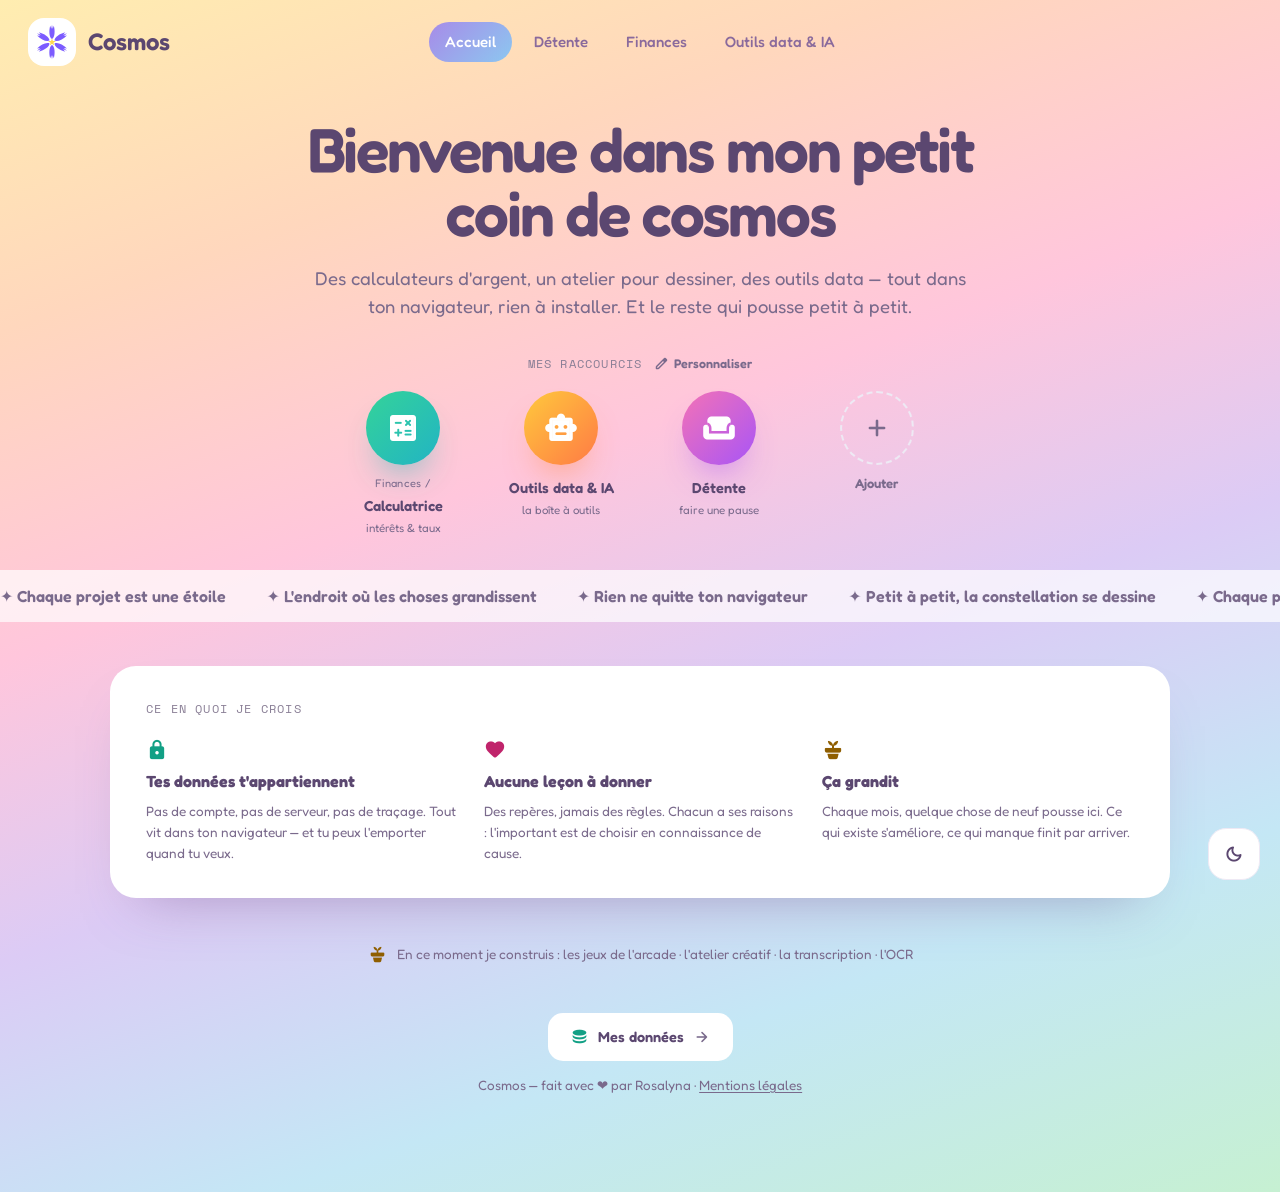
<file: index.html>
<!DOCTYPE html>
<html lang="fr">
<head>
  <script>/*cosmos-antiflash*/ try{var t=localStorage.getItem("cosmos-theme");if(t==="dark"||(!t&&window.matchMedia("(prefers-color-scheme:dark)").matches))document.documentElement.classList.add("pre-dark");}catch(e){}</script>
  <meta charset="UTF-8">
  <meta name="viewport" content="width=device-width, initial-scale=1.0">
  <title>Cosmos — Tous mes projets, au même endroit</title>
  <meta name="description" content="Cosmos — ma petite plateforme perso, 100 % dans ton navigateur : des calculateurs d'argent, un atelier pour dessiner et des outils data. Rien à installer, rien à créer comme compte.">
  <meta property="og:type" content="website">
  <meta property="og:title" content="Cosmos">
  <meta property="og:description" content="Des calculateurs d'argent, un atelier pour dessiner, des outils data — 100 % dans ton navigateur. Rien à installer.">
  <meta property="og:url" content="https://rosalyna21.github.io/">
  <meta property="og:image" content="https://rosalyna21.github.io/commun/img/logo-day.svg">
  <meta name="twitter:card" content="summary">
  <link rel="icon" type="image/svg+xml" href="commun/img/favicon.svg">
  <link rel="stylesheet" href="commun/css/style.css">
</head>
<body class="p-home anim-home" data-nav="Accueil">
<script>if(document.documentElement.classList.contains("pre-dark"))document.body.classList.add("dark");</script>

  <nav class="nav nav-sticky" id="nv">
    <a class="brand" href="index.html">
      <span class="brand-logo">
        <img class="logo-day" src="commun/img/logo-day.svg" alt="">
        <img class="logo-night" src="commun/img/logo-night.svg" alt="">
      </span>
      <span class="brand-name">Cosmos</span>
    </a>
    <div class="nav-pills" id="navPills"><!-- généré par commun/js/nav.js --></div>
    <span style="width:44px; flex:none;" aria-hidden="true"></span>
  </nav>

  <section class="hero-v2">
    <h1>Bienvenue dans mon petit coin de cosmos</h1>
    <p>Des calculateurs d'argent, un atelier pour dessiner, des outils data — tout dans ton navigateur, rien à installer. Et le reste qui pousse petit à petit.</p>
  </section>

  <section class="raccourcis-wrap">
    <div class="raccourcis-tete">
      <span class="lbl">MES RACCOURCIS</span>
      <button class="perso" type="button" id="persoBtn">
        <span class="material-symbols-rounded" aria-hidden="true">edit</span>Personnaliser
      </button>
    </div>
    <div class="raccourcis" id="raccourcis"></div>
  </section>

  <div class="ruban" aria-hidden="true">
    <div class="rail">
      <span>✦ Chaque projet est une étoile</span>
      <span>✦ L'endroit où les choses grandissent</span>
      <span>✦ Rien ne quitte ton navigateur</span>
      <span>✦ Petit à petit, la constellation se dessine</span>
      <span>✦ Chaque projet est une étoile</span>
      <span>✦ L'endroit où les choses grandissent</span>
      <span>✦ Rien ne quitte ton navigateur</span>
      <span>✦ Petit à petit, la constellation se dessine</span>
    </div>
  </div>

  <section class="manifeste-wrap">
    <div class="manifeste">
      <span class="lbl">CE EN QUOI JE CROIS</span>
      <div class="cols">
        <div>
          <span class="material-symbols-rounded" style="color:#12A085;" aria-hidden="true">lock</span>
          <b>Tes données t'appartiennent</b>
          <p>Pas de compte, pas de serveur, pas de traçage. Tout vit dans ton navigateur — et tu peux l'emporter quand tu veux.</p>
        </div>
        <div>
          <span class="material-symbols-rounded" style="color:#C0246B;" aria-hidden="true">favorite</span>
          <b>Aucune leçon à donner</b>
          <p>Des repères, jamais des règles. Chacun a ses raisons : l'important est de choisir en connaissance de cause.</p>
        </div>
        <div>
          <span class="material-symbols-rounded dayonly" style="color:#8F5E00;" aria-hidden="true">potted_plant</span>
          <span class="material-symbols-rounded nightonly" style="color:#F5C46A;" aria-hidden="true">blur_on</span>
          <b>Ça grandit</b>
          <p>Chaque mois, quelque chose de neuf pousse ici. Ce qui existe s'améliore, ce qui manque finit par arriver.</p>
        </div>
      </div>
    </div>
  </section>

  <p class="chantier">
    <span class="material-symbols-rounded dayonly" aria-hidden="true">potted_plant</span>
    <span class="material-symbols-rounded nightonly" aria-hidden="true">blur_on</span>
    <span>En ce moment je construis : <span id="chantierTxt">la suite</span></span>
  </p>

  <footer class="pied-v2">
    <a class="bouton-donnees" href="donnees/index.html">
      <span class="material-symbols-rounded ico-db" aria-hidden="true">database</span>Mes données
      <span class="material-symbols-rounded fleche" aria-hidden="true">arrow_forward</span>
    </a>
    <span class="signature">Cosmos — fait avec ❤️ par Rosalyna · <a class="pied-lien" href="mentions-legales/index.html">Mentions légales</a></span>
  </footer>

  <button class="theme-toggle flottant" id="themeToggle" type="button" aria-label="Changer de thème" title="Changer de thème">
    <span class="material-symbols-rounded" id="themeIcon" aria-hidden="true">dark_mode</span>
    <span class="lbl" id="themeLabel">Mode nuit</span>
  </button>

  <script src="commun/js/projects.js"></script>
  <script src="commun/js/theme.js"></script>
  <script src="commun/js/nav.js"></script>
  <script src="commun/js/raccourcis.js"></script>
  <script>
  (function () {
    /* La barre de navigation (onglets + panneaux) est construite par nav.js,
       partagée avec toutes les pages. Ici, seul le contenu propre à l'accueil. */

    /* ---- Ligne de chantier ---- */
    const enChantier = CHEMIN.flatMap(s =>
      s.gares.filter(g => g.etat === "encours").map(g => g.long || g.label));
    document.getElementById("chantierTxt").textContent =
      enChantier.length ? enChantier.join(" · ") : "la suite";

    /* ---- Mes raccourcis : voir commun/js/raccourcis.js ---- */
  })();
  </script>
</body>
</html>
</file>
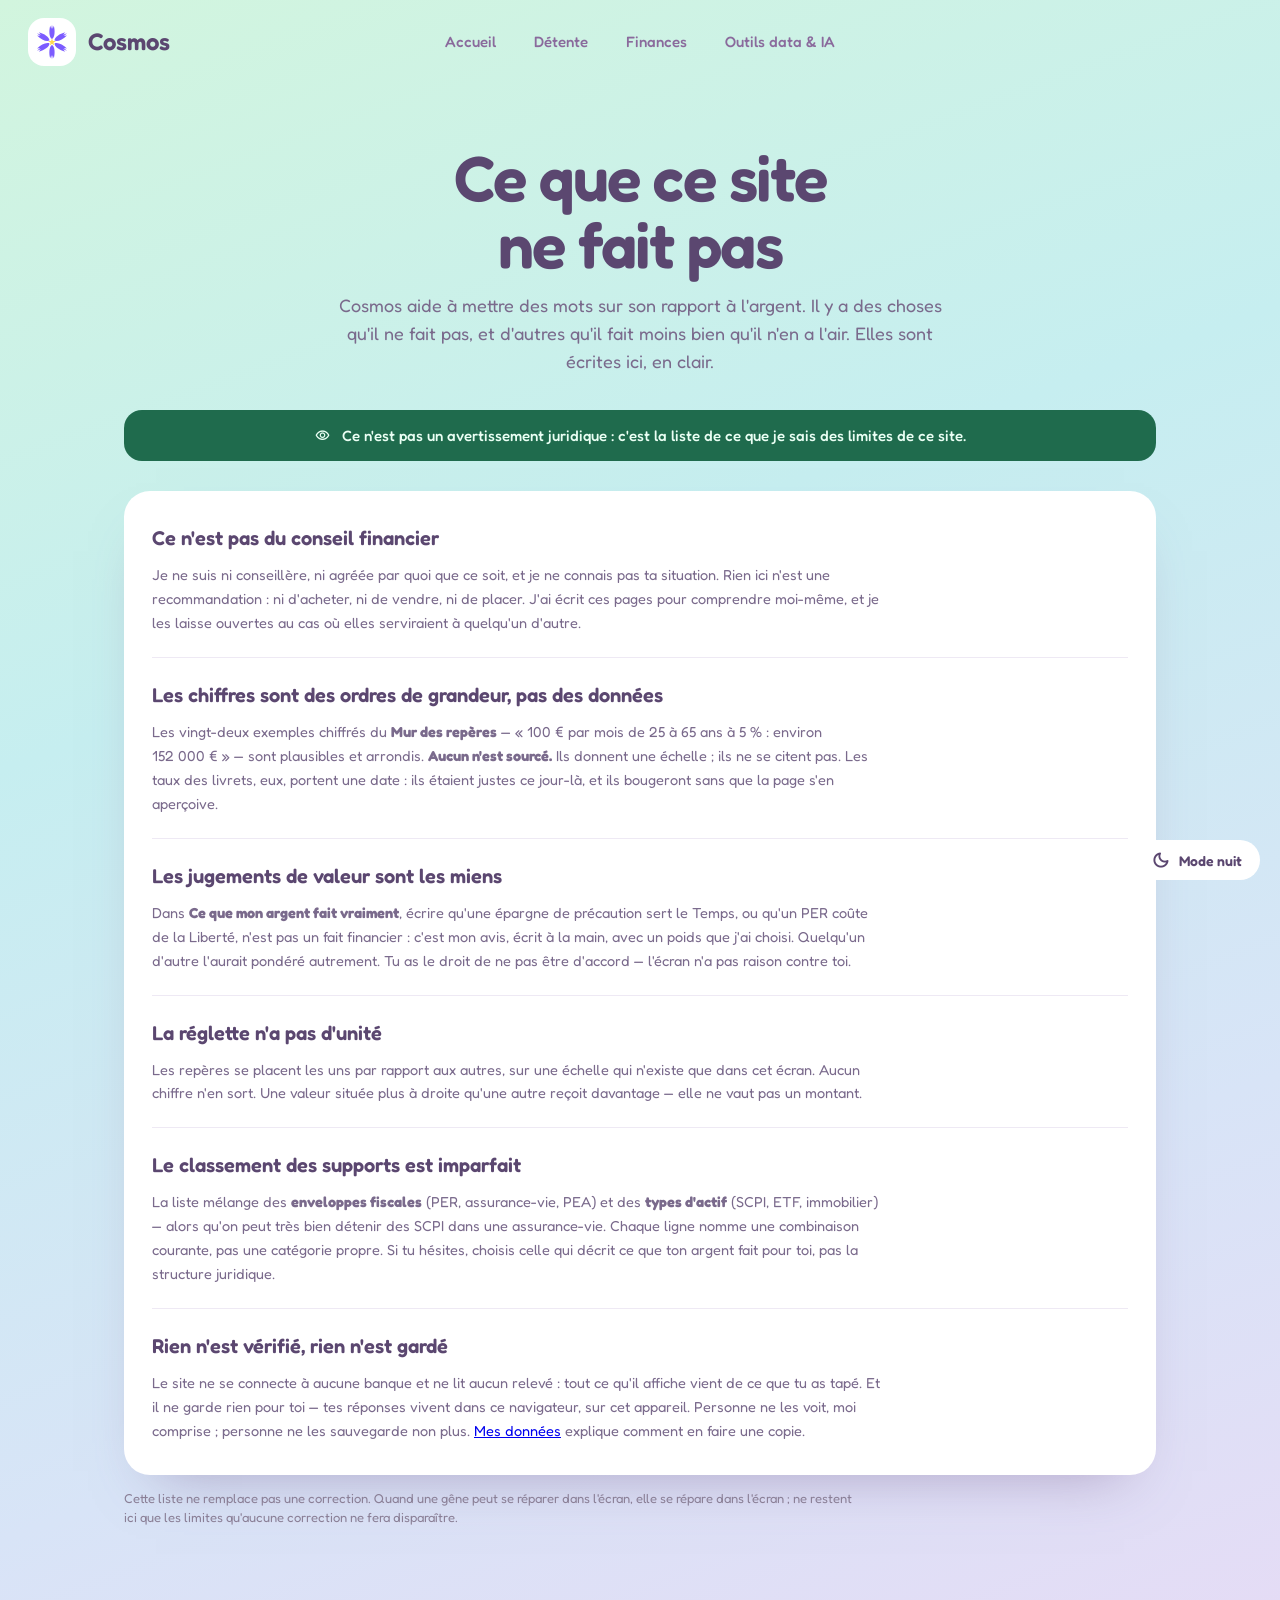
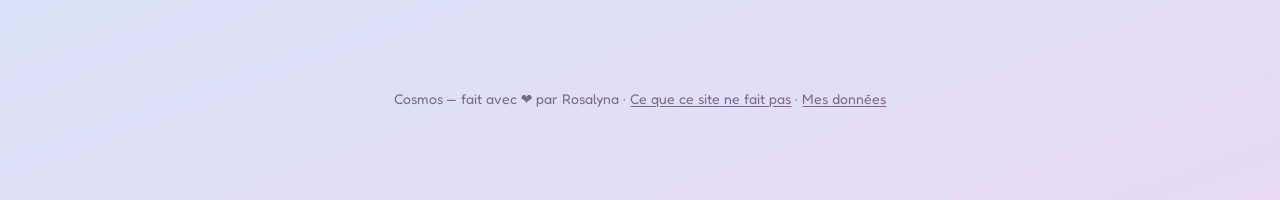
<file: a-propos/index.html>
<!DOCTYPE html>
<html lang="fr">
<head>
  <script>/*cosmos-antiflash*/ try{var t=localStorage.getItem("cosmos-theme");if(t==="dark"||(!t&&window.matchMedia("(prefers-color-scheme:dark)").matches))document.documentElement.classList.add("pre-dark");}catch(e){}</script>
  <meta charset="UTF-8">
  <meta name="viewport" content="width=device-width, initial-scale=1.0">
  <title>Ce que ce site ne fait pas — Cosmos</title>
  <link rel="icon" type="image/svg+xml" href="../commun/img/favicon.svg">
  <link rel="stylesheet" href="../commun/css/style.css">
</head>
<body class="p-budget" data-nav="">
<script>if(document.documentElement.classList.contains("pre-dark"))document.body.classList.add("dark");</script>

  <nav class="nav">
    <a class="brand" href="../index.html">
      <span class="brand-logo">
        <img class="logo-day" src="../commun/img/logo-day.svg" alt="">
        <img class="logo-night" src="../commun/img/logo-night.svg" alt="">
      </span>
      <span class="brand-name">Cosmos</span>
    </a>
    <div class="nav-pills"></div>
  </nav>

  <main class="page">
    <section class="hero">
      <h1>Ce que ce site<br>ne fait pas</h1>
      <p class="lead">Cosmos aide à mettre des mots sur son rapport à l'argent. Il y a des choses qu'il ne fait pas, et d'autres qu'il fait moins bien qu'il n'en a l'air. Elles sont écrites ici, en clair.</p>
    </section>

    <div class="bandeau-local">
      <span class="material-symbols-rounded" aria-hidden="true">visibility</span>
      Ce n'est pas un avertissement juridique : c'est la liste de ce que je sais des limites de ce site.
    </div>

    <div class="panneau" style="display:flex;flex-direction:column;gap:0;">

      <section style="padding:4px 0 22px;">
        <h2 style="font-size:20px;font-weight:600;margin:0 0 9px;">Ce n'est pas du conseil financier</h2>
        <p class="dn-texte" style="margin:0;line-height:1.65;">Je ne suis ni conseillère, ni agréée par quoi que ce soit, et je ne connais pas ta situation. Rien ici n'est une recommandation&nbsp;: ni d'acheter, ni de vendre, ni de placer. J'ai écrit ces pages pour comprendre moi-même, et je les laisse ouvertes au cas où elles serviraient à quelqu'un d'autre.</p>
      </section>

      <section style="padding:22px 0;border-top:1px solid var(--line);">
        <h2 style="font-size:20px;font-weight:600;margin:0 0 9px;">Les chiffres sont des ordres de grandeur, pas des données</h2>
        <p class="dn-texte" style="margin:0;line-height:1.65;">Les vingt-deux exemples chiffrés du <b>Mur des repères</b> — «&nbsp;100&nbsp;€ par mois de 25 à 65 ans à 5&nbsp;%&nbsp;: environ 152&nbsp;000&nbsp;€&nbsp;» — sont plausibles et arrondis. <b>Aucun n'est sourcé.</b> Ils donnent une échelle&nbsp;; ils ne se citent pas. Les taux des livrets, eux, portent une date&nbsp;: ils étaient justes ce jour-là, et ils bougeront sans que la page s'en aperçoive.</p>
      </section>

      <section style="padding:22px 0;border-top:1px solid var(--line);">
        <h2 style="font-size:20px;font-weight:600;margin:0 0 9px;">Les jugements de valeur sont les miens</h2>
        <p class="dn-texte" style="margin:0;line-height:1.65;">Dans <b>Ce que mon argent fait vraiment</b>, écrire qu'une épargne de précaution sert le Temps, ou qu'un PER coûte de la Liberté, n'est pas un fait financier&nbsp;: c'est mon avis, écrit à la main, avec un poids que j'ai choisi. Quelqu'un d'autre l'aurait pondéré autrement. Tu as le droit de ne pas être d'accord — l'écran n'a pas raison contre toi.</p>
      </section>

      <section style="padding:22px 0;border-top:1px solid var(--line);">
        <h2 style="font-size:20px;font-weight:600;margin:0 0 9px;">La réglette n'a pas d'unité</h2>
        <p class="dn-texte" style="margin:0;line-height:1.65;">Les repères se placent les uns par rapport aux autres, sur une échelle qui n'existe que dans cet écran. Aucun chiffre n'en sort. Une valeur située plus à droite qu'une autre reçoit davantage — elle ne vaut pas un montant.</p>
      </section>

      <section style="padding:22px 0;border-top:1px solid var(--line);">
        <h2 style="font-size:20px;font-weight:600;margin:0 0 9px;">Le classement des supports est imparfait</h2>
        <p class="dn-texte" style="margin:0;line-height:1.65;">La liste mélange des <b>enveloppes fiscales</b> (PER, assurance-vie, PEA) et des <b>types d'actif</b> (SCPI, ETF, immobilier) — alors qu'on peut très bien détenir des SCPI dans une assurance-vie. Chaque ligne nomme une combinaison courante, pas une catégorie propre. Si tu hésites, choisis celle qui décrit ce que ton argent fait pour toi, pas la structure juridique.</p>
      </section>

      <section style="padding:22px 0 4px;border-top:1px solid var(--line);">
        <h2 style="font-size:20px;font-weight:600;margin:0 0 9px;">Rien n'est vérifié, rien n'est gardé</h2>
        <p class="dn-texte" style="margin:0;line-height:1.65;">Le site ne se connecte à aucune banque et ne lit aucun relevé&nbsp;: tout ce qu'il affiche vient de ce que tu as tapé. Et il ne garde rien pour toi — tes réponses vivent dans ce navigateur, sur cet appareil. Personne ne les voit, moi comprise&nbsp;; personne ne les sauvegarde non plus. <a href="../donnees/index.html">Mes données</a> explique comment en faire une copie.</p>
      </section>

    </div>

    <p class="dn-note" style="max-width:730px;">Cette liste ne remplace pas une correction. Quand une gêne peut se réparer dans l'écran, elle se répare dans l'écran&nbsp;; ne restent ici que les limites qu'aucune correction ne fera disparaître.</p>

  </main>

  <footer class="pied">Cosmos — fait avec ❤️ par Rosalyna · <a class="pied-lien" href="index.html">Ce que ce site ne fait pas</a> · <a class="pied-lien" href="../donnees/index.html">Mes données</a></footer>
  <button class="theme-toggle" id="themeToggle" type="button">
    <span class="material-symbols-rounded" id="themeIcon" aria-hidden="true">dark_mode</span>
    <span id="themeLabel">Mode nuit</span>
  </button>

  <script src="../commun/js/theme.js"></script>
  <script src="../commun/js/projects.js"></script>
  <script src="../commun/js/nav.js"></script>
</body>
</html>
</file>
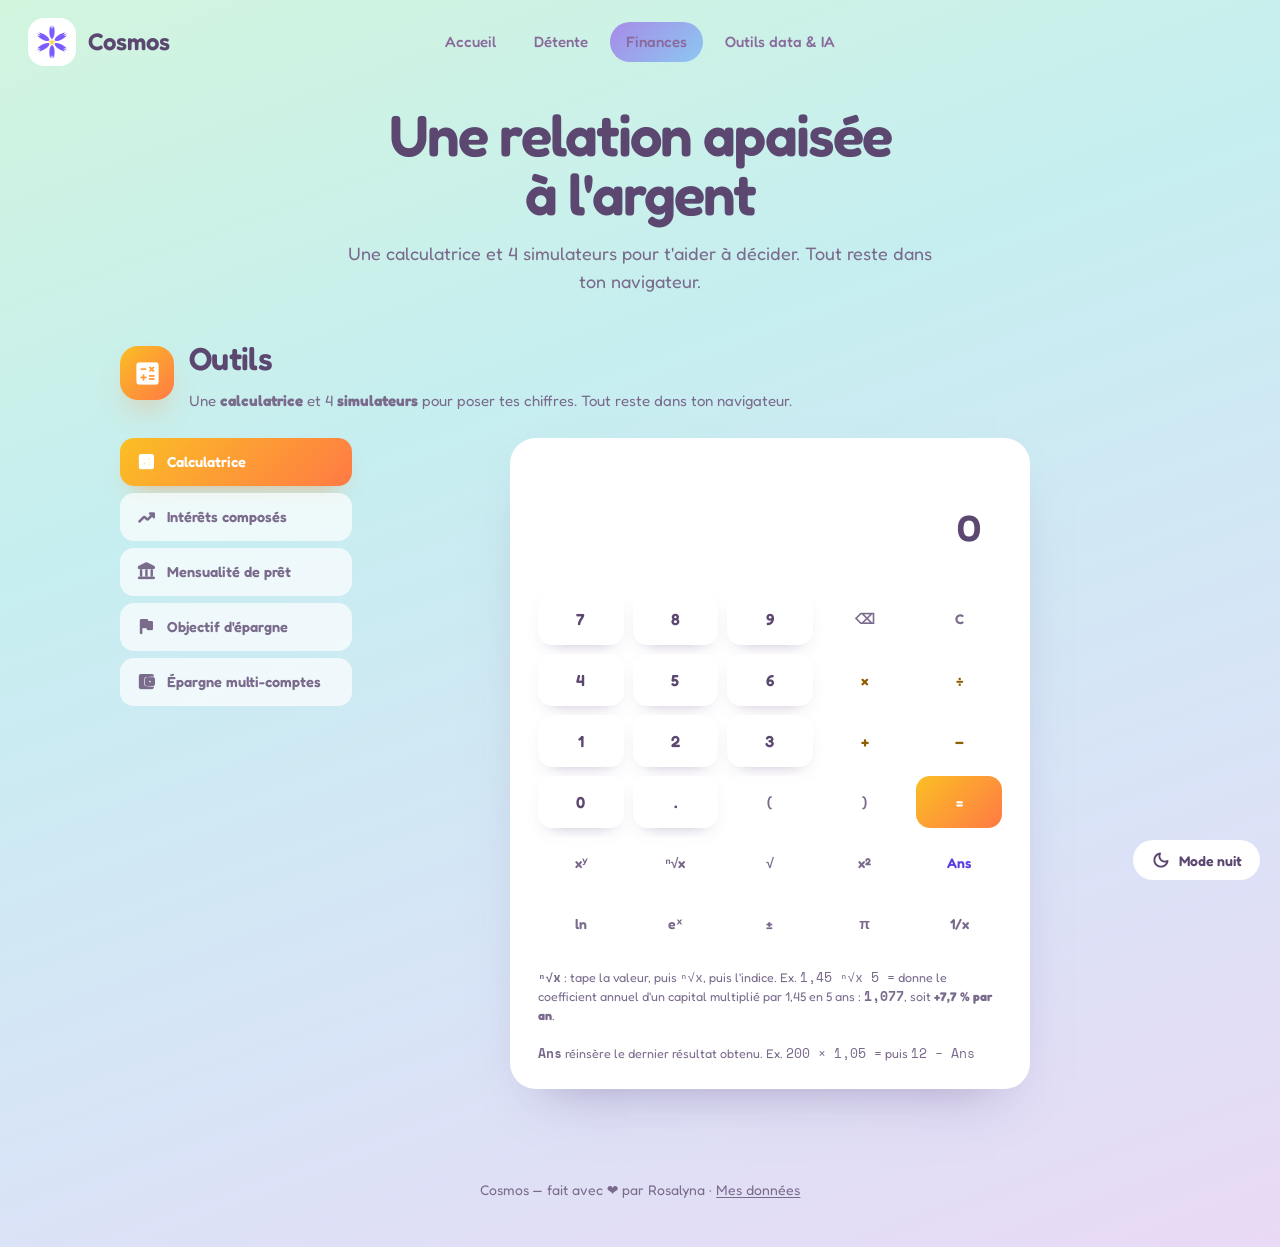
<file: budget/index.html>
<!DOCTYPE html>
<html lang="fr">
<head>
  <script>/*cosmos-antiflash*/ try{var t=localStorage.getItem("cosmos-theme");if(t==="dark"||(!t&&window.matchMedia("(prefers-color-scheme:dark)").matches))document.documentElement.classList.add("pre-dark");}catch(e){}</script>
  <meta charset="UTF-8">
  <meta name="viewport" content="width=device-width, initial-scale=1.0">
  <title>Finances — Cosmos</title>
  <link rel="icon" type="image/svg+xml" href="../commun/img/favicon.svg">
  <link rel="stylesheet" href="../commun/css/style.css">
</head>
<body class="p-budget p-finances" data-nav="Finances">
<script>if(document.documentElement.classList.contains("pre-dark"))document.body.classList.add("dark");</script>
<div style="min-height:100vh;">

  <!-- ═══ NAV — Épargne a disparu ═══ -->
  <nav class="nav">
    <a class="brand" href="../index.html">
      <span class="brand-logo">
        <img class="logo-day" src="../commun/img/logo-day.svg" alt="">
        <img class="logo-night" src="../commun/img/logo-night.svg" alt="">
      </span>
      <span class="brand-name">Cosmos</span>
    </a>
    <div class="nav-pills"></div>
  </nav>

  <!-- ═══ HERO ═══ -->
  <div style="max-width:1120px;margin:0 auto;padding:22px 40px 0;text-align:center;">
    <h1 style="margin:0;font-size:58px;line-height:1.02;font-weight:600;letter-spacing:-1.9px;">Une relation apaisée<br>à l'argent</h1>
    <p style="margin:16px auto 0;font-size:18px;color:var(--ink2);max-width:600px;line-height:1.55;">Une calculatrice et 4 simulateurs pour t'aider à décider. Tout reste dans ton navigateur.</p>
  </div>

  <!-- ═══ ONGLETS (masqués pour le plancher : seuls les calculateurs sont exposés) ═══ -->
  <div style="max-width:1120px;margin:0 auto;padding:30px 40px 0;display:none;justify-content:center;">
    <div id="tabs" class="fin-onglets" style="display:inline-flex;gap:3px;background:var(--soft);border-radius:999px;padding:5px;box-shadow:0 14px 34px -20px rgba(90,60,120,.5);flex-wrap:wrap;justify-content:center;">
      <!-- onglets « Où j'en suis » et « Le mur » retirés du plancher (pages en brouillons) -->
      <button class="tab" data-tab="principes" style="padding:10px 20px;border-radius:999px;background:linear-gradient(135deg,#A78BE8,#8CC7F0);color:#fff;font-weight:600;font-size:15px;">Point de départ</button>
      <button class="tab" data-tab="flux" style="padding:10px 20px;border-radius:999px;background:transparent;color:var(--ink2);font-weight:600;font-size:15px;">Mon budget type</button>
      <button class="tab" data-tab="epargne" style="padding:10px 20px;border-radius:999px;background:transparent;color:var(--ink2);font-weight:600;font-size:15px;">Mon épargne</button>
      <button class="tab" data-tab="placer" style="padding:10px 20px;border-radius:999px;background:transparent;color:var(--ink2);font-weight:600;font-size:15px;">Où placer</button>
      <button class="tab" data-tab="pratique" style="padding:10px 20px;border-radius:999px;background:transparent;color:var(--ink2);font-weight:600;font-size:15px;">Outils</button>
    </div>
  </div>

  <!-- ═══ FIL FLUX → STOCK (masqué pour le plancher) ═══ -->
  <div style="max-width:1120px;margin:0 auto;padding:22px 40px 0;display:none;justify-content:center;">
    <div style="display:inline-flex;align-items:center;gap:12px;background:var(--soft);padding:9px 18px;border-radius:999px;font-size:13.5px;color:var(--ink2);flex-wrap:wrap;justify-content:center;">
      <span style="display:inline-flex;align-items:center;gap:6px;"><span style="width:9px;height:9px;border-radius:50%;background:linear-gradient(135deg,#FBBF24,#FF7A45);"></span>Le <b style="color:var(--ink);">flux</b> — ce qui entre chaque mois</span>
      <span class="ic" style="font-size:17px;">arrow_forward</span>
      <span style="display:inline-flex;align-items:center;gap:6px;"><span style="width:9px;height:9px;border-radius:50%;background:linear-gradient(135deg,#34D399,#22B4C4);"></span>Le <b style="color:var(--ink);">stock</b> — ce qui s'accumule</span>
    </div>
  </div>

  <!-- ═══════════ ONGLET · MON BUDGET TYPE ═══════════ -->
  <section id="pane-flux" style="max-width:1120px;margin:0 auto;padding:38px 40px 90px;display:none;flex-direction:column;gap:26px;">

    <div style="display:flex;align-items:center;gap:15px;">
      <span style="width:54px;height:54px;flex:none;border-radius:18px;background:linear-gradient(135deg,#FBBF24,#FF7A45);display:flex;align-items:center;justify-content:center;color:#fff;box-shadow:0 17px 32px -16px rgba(255,140,60,.85);"><span class="ic" style="font-size:29px;">water_drop</span></span>
      <div>
        <h2>Mon budget type</h2>
        <p style="margin:5px 0 0;color:var(--ink2);font-size:15px;">Ce qui entre se répartit par <b>affectation</b> — et décide de ce que tu peux mettre de côté.</p>
      </div>
    </div>

    <!-- ① point de départ -->
    <div class="card" style="display:flex;flex-direction:column;gap:20px;">
      <div style="display:flex;align-items:center;gap:11px;">
        <span class="mono" style="font-size:11px;font-weight:700;letter-spacing:1.2px;color:var(--acc-amber);">① MON POINT DE DÉPART</span>
        <div style="flex:1;height:2px;border-radius:2px;background:linear-gradient(90deg,rgba(199,127,19,.3),transparent);"></div>
      </div>

      <div style="display:flex;gap:26px;flex-wrap:wrap;">
        <div style="display:flex;flex-direction:column;gap:7px;font-size:14px;font-weight:600;">
          <label for="income">Mes revenus nets / mois</label>
          <span style="display:flex;align-items:center;gap:8px;"><input id="income" class="fld" inputmode="decimal" value="2400" style="width:124px;"><span class="mono" style="color:var(--ink2);">€</span></span>
        </div>
        <div style="display:flex;flex-direction:column;gap:7px;font-size:14px;font-weight:600;">
          <label for="charges">Mes charges fixes / mois</label>
          <span style="display:flex;align-items:center;gap:8px;"><input id="charges" class="fld" inputmode="decimal" style="width:124px;"><span class="mono" style="color:var(--ink2);">€</span></span>
          <span id="chargesSource" style="display:flex;align-items:center;gap:7px;flex-wrap:wrap;font-size:12.5px;font-weight:400;color:var(--ink2);"></span>
        </div>
        <div style="display:flex;flex-direction:column;gap:7px;justify-content:flex-start;">
          <span style="font-size:14px;font-weight:600;">Ce qu'il te reste</span>
          <span id="resteVivre" class="num" style="font-size:28px;">1 320 €</span>
          <span id="chargesPct" style="font-size:12px;color:var(--ink2);">tes charges pèsent 45 % de tes revenus</span>
        </div>
      </div>

      <div id="reco"></div>
    </div>

    <!-- ② la règle -->
    <div class="card" style="display:flex;flex-direction:column;gap:22px;">
      <div style="display:flex;align-items:center;gap:11px;">
        <span class="mono" style="font-size:11px;font-weight:700;letter-spacing:1.2px;color:var(--acc-violet);">② MA RÈGLE DE RÉPARTITION</span>
        <div style="flex:1;height:2px;border-radius:2px;background:linear-gradient(90deg,rgba(91,63,224,.3),transparent);"></div>
      </div>

      <div style="display:flex;align-items:center;gap:16px;flex-wrap:wrap;justify-content:space-between;">
        <div id="modelSeg" style="display:inline-flex;gap:3px;background:var(--soft);border-radius:999px;padding:4px;flex-wrap:wrap;">
          <button class="seg" data-model="503020" style="padding:9px 16px;border-radius:999px;background:linear-gradient(135deg,#FBBF24,#FF7A45);color:#fff;font-weight:600;font-size:13.5px;">50 / 30 / 20</button>
          <button class="seg" data-model="pots" style="padding:9px 16px;border-radius:999px;background:transparent;color:var(--ink2);font-weight:600;font-size:13.5px;">6 comptes</button>
          <button class="seg" data-model="sansratio" style="padding:9px 16px;border-radius:999px;background:transparent;color:var(--ink2);font-weight:600;font-size:13.5px;">Sans ratios</button>
          <button class="seg" data-model="custom" style="padding:9px 16px;border-radius:999px;background:transparent;color:var(--ink2);font-weight:600;font-size:13.5px;">Personnalisé</button>
        </div>
        <a href="#autres-regles" style="display:inline-flex;align-items:center;gap:6px;font-size:13.5px;font-weight:600;text-decoration:none;">Voir d'autres règles<span class="ic" style="font-size:17px;">arrow_forward</span></a>
      </div>

      <div id="ruleIntro" style="font-size:14px;color:var(--ink2);line-height:1.55;"></div>

      <!-- vue ratios -->
      <div id="ratioView" style="display:flex;flex-direction:column;gap:20px;">
        <div style="display:flex;align-items:center;gap:12px;flex-wrap:wrap;">
          <span style="font-size:13.5px;color:var(--ink2);">Je saisis en</span>
          <div id="unitSeg" style="display:inline-flex;gap:3px;background:var(--soft);border-radius:999px;padding:4px;">
            <button class="seg" data-unit="eur" style="min-height:36px;padding:7px 18px;border-radius:999px;background:linear-gradient(135deg,#A78BE8,#8CC7F0);color:#fff;font-weight:600;font-size:13.5px;">€</button>
            <button class="seg" data-unit="pct" style="min-height:36px;padding:7px 18px;border-radius:999px;background:transparent;color:var(--ink2);font-weight:600;font-size:13.5px;">%</button>
          </div>
          <span id="unitHint" style="font-size:12.5px;color:var(--ink2);">l'autre unité se calcule toute seule</span>
        </div>
        <div>
          <div id="fluxBar" style="display:flex;height:62px;border-radius:16px;overflow:hidden;box-shadow:0 14px 28px -18px rgba(90,60,120,.5);"></div>
          <div id="fluxLegend" style="margin-top:10px;display:flex;gap:14px;flex-wrap:wrap;"></div>
          <div style="margin-top:9px;font-size:13px;color:var(--ink2);">La barre est à l'échelle de tes revenus — ce qui n'est pas affecté reste visible.</div>
          <div id="fluxAlerte" style="margin-top:10px;"></div>
        </div>
        <div id="fluxRows" style="display:flex;flex-direction:column;gap:10px;"></div>
        <div id="customAdd"></div>
      </div>

      <!-- vue sans ratios -->
      <div id="methodView" style="display:none;flex-direction:column;gap:16px;"></div>

      <!-- résultat -->
      <div id="fluxResult" style="display:flex;align-items:center;gap:16px;flex-wrap:wrap;padding:18px 22px;border-radius:20px;background:linear-gradient(135deg,rgba(52,211,153,.16),rgba(34,180,196,.16));border:1.5px solid rgba(52,211,153,.32);">
        <span class="ic" style="font-size:30px;color:var(--acc-green);flex:none;">savings</span>
        <div style="flex:1;min-width:220px;">
          <div style="font-size:15px;font-weight:600;">Tu peux épargner <span id="saveAmount" class="num" style="font-size:26px;">480 €</span> par mois</div>
          <div style="font-size:13.5px;color:var(--ink2);">soit <span id="saveYear" class="mono">5 760 €</span> sur un an — c'est ce montant qui alimente ta pyramide.</div>
        </div>
        <button class="tab" data-tab="epargne" style="display:inline-flex;align-items:center;gap:8px;padding:12px 20px;border-radius:14px;background:linear-gradient(135deg,#34D399,#22B4C4);color:#fff;font-weight:600;font-size:14.5px;box-shadow:0 14px 28px -14px rgba(34,180,180,.8);">
          Structurer cette épargne<span class="ic" style="font-size:19px;">arrow_forward</span>
        </button>
      </div>
    </div>

    <!-- autres règles -->
    <div class="card" id="autres-regles" style="display:flex;flex-direction:column;gap:16px;">
      <h3>Les autres règles connues</h3>
      <p style="margin:0;font-size:14px;color:var(--ink2);">Pour information — chacune déplace le curseur selon ce qu'elle veut protéger.</p>
      <div style="display:grid;grid-template-columns:repeat(auto-fit,minmax(min(230px,100%),1fr));gap:14px;">
        <div style="padding:15px 17px;border-radius:16px;background:var(--soft);"><b style="font-size:14.5px;">80 / 20</b><div style="font-size:13px;color:var(--ink2);margin-top:5px;line-height:1.5;">« Paie-toi en premier » : 20 % mis de côté d'abord, tu vis sur le reste. La plus simple à tenir.</div></div>
        <div style="padding:15px 17px;border-radius:16px;background:var(--soft);"><b style="font-size:14.5px;">70 / 20 / 10</b><div style="font-size:13px;color:var(--ink2);margin-top:5px;line-height:1.5;">70 % dépenses courantes · 20 % épargne · 10 % dettes ou dons.</div></div>
        <div style="padding:15px 17px;border-radius:16px;background:var(--soft);"><b style="font-size:14.5px;">50 / 15 / 5</b><div style="font-size:13px;color:var(--ink2);margin-top:5px;line-height:1.5;">50 % besoins · 15 % retraite · 5 % précaution — le reste en envies. Isole l'horizon long.</div></div>
        <div style="padding:15px 17px;border-radius:16px;background:var(--soft);"><b style="font-size:14.5px;">Conscious Spending Plan</b><div style="font-size:13px;color:var(--ink2);margin-top:5px;line-height:1.5;">50–60 % fixes · 10 % investi · 5–10 % projets · 20–35 % « plaisir sans culpabilité ». Volontairement souple.</div></div>
      </div>
    </div>

    <div style="display:flex;align-items:flex-start;gap:13px;padding:18px 22px;border-radius:20px;background:var(--soft);font-size:14px;color:var(--ink2);">
      <span class="ic" style="font-size:21px;color:var(--acc-amber);flex:none;">lightbulb</span>
      <span style="flex:1;min-width:220px;">Ces pourcentages sont des <b style="color:var(--ink);">repères pour démarrer</b>, pas des vérités. Si tes besoins pèsent 60 %, ce n'est pas un échec — c'est une information. Pédagogie générale, pas du conseil financier.</span>
    </div>
  </section>

  <!-- ═══════════ ONGLET · MON ÉPARGNE ═══════════ -->
  <section id="pane-epargne" style="display:none;max-width:1120px;margin:0 auto;padding:38px 40px 90px;flex-direction:column;gap:26px;">

    <div style="display:flex;align-items:center;gap:15px;">
      <span style="width:54px;height:54px;flex:none;border-radius:18px;background:linear-gradient(135deg,#34D399,#22B4C4);display:flex;align-items:center;justify-content:center;color:#fff;box-shadow:0 17px 32px -16px rgba(34,180,180,.85);"><span class="ic" style="font-size:29px;">layers</span></span>
      <div>
        <h2>Mon épargne accumulée</h2>
        <p style="margin:5px 0 0;color:var(--ink2);font-size:15px;">Ce qui s'accumule se répartit par <b>niveau de risque</b> — c'est la pyramide.</p>
      </div>
    </div>

    <!-- rappel du flux : le chaînon -->
    <div style="display:flex;align-items:center;gap:16px;flex-wrap:wrap;padding:16px 22px;border-radius:20px;background:linear-gradient(135deg,rgba(251,191,36,.18),rgba(52,211,153,.18));border:1.5px solid rgba(251,191,36,.32);">
      <span class="ic" style="font-size:26px;color:var(--acc-amber);flex:none;">water_drop</span>
      <div style="flex:1;min-width:230px;font-size:14.5px;">
        Depuis <b>Mon budget type</b> — tu mets de côté <span id="echoSave" class="num" style="font-size:22px;">480 €</span> par mois
        <div style="font-size:13px;color:var(--ink2);margin-top:2px;">C'est ce montant que tu répartis dans la pyramide ci-dessous.</div>
      </div>
      <button class="tab" data-tab="flux" style="display:inline-flex;align-items:center;gap:7px;padding:10px 17px;border-radius:13px;background:var(--surface);color:var(--ink);font-weight:600;font-size:13.5px;box-shadow:0 12px 24px -14px rgba(90,60,120,.5);"><span class="ic" style="font-size:17px;">tune</span>Modifier mon budget type</button>
    </div>

    <!-- étapes -->
    <div style="display:flex;gap:9px;flex-wrap:wrap;">
      <span style="display:inline-flex;align-items:center;gap:8px;padding:9px 16px;border-radius:999px;background:var(--surface);font-size:13.5px;font-weight:600;box-shadow:0 12px 26px -18px rgba(90,60,120,.5);"><span style="width:22px;height:22px;border-radius:50%;background:linear-gradient(135deg,#34D399,#22B4C4);color:#fff;display:flex;align-items:center;justify-content:center;font-size:12px;">1</span>Comprendre</span>
      <span style="display:inline-flex;align-items:center;gap:8px;padding:9px 16px;border-radius:999px;background:var(--surface);font-size:13.5px;font-weight:600;box-shadow:0 12px 26px -18px rgba(90,60,120,.5);"><span style="width:22px;height:22px;border-radius:50%;background:linear-gradient(135deg,#FBBF24,#FF7A45);color:#fff;display:flex;align-items:center;justify-content:center;font-size:12px;">2</span>Mon matelas</span>
      <span style="display:inline-flex;align-items:center;gap:8px;padding:9px 16px;border-radius:999px;background:var(--surface);font-size:13.5px;font-weight:600;box-shadow:0 12px 26px -18px rgba(90,60,120,.5);"><span style="width:22px;height:22px;border-radius:50%;background:linear-gradient(135deg,#A78BE8,#8CC7F0);color:#fff;display:flex;align-items:center;justify-content:center;font-size:12px;">3</span>Ma répartition</span>
    </div>

    <!-- ① pyramide, unique et pleine taille -->
    <div class="card" style="display:flex;flex-direction:column;gap:18px;">
      <div style="display:flex;align-items:center;gap:11px;">
        <span class="mono" style="font-size:11px;font-weight:700;letter-spacing:1.2px;color:var(--acc-green);">① COMPRENDRE</span>
        <div style="flex:1;height:2px;border-radius:2px;background:linear-gradient(90deg,rgba(14,127,99,.3),transparent);"></div>
      </div>
      <h3>La pyramide de l'épargne</h3>
      <p style="margin:0;font-size:14.5px;color:var(--ink2);max-width:640px;">On la bâtit de bas en haut : chaque étage suppose le précédent solide. La base — ta sécurité — doit être la plus large.</p>
      <div style="display:flex;flex-direction:column;align-items:center;gap:8px;padding:6px 0;">
        <div style="width:38%;min-width:150px;padding:13px;border-radius:13px;background:linear-gradient(135deg,#F472B6,#A855F7);color:#fff;text-align:center;text-shadow:0 1px 3px rgba(60,20,80,.35);"><div style="font-size:15px;font-weight:600;">Le pari <span class="mono" style="font-size:13.5px;">10 %</span></div><div class="mono" style="font-size:12.5px;opacity:.95;">facultatif · ce qu'on peut perdre</div></div>
        <div style="width:56%;min-width:200px;padding:13px;border-radius:13px;background:linear-gradient(135deg,#A78BE8,#8CC7F0);color:#fff;text-align:center;text-shadow:0 1px 3px rgba(40,30,90,.35);"><div style="font-size:15px;font-weight:600;">Le long terme <span class="mono" style="font-size:13.5px;">20 %</span></div><div class="mono" style="font-size:12.5px;opacity:.95;">8 ans et + · faire fructifier</div></div>
        <div style="width:76%;min-width:250px;padding:13px;border-radius:13px;background:linear-gradient(135deg,#FBBF24,#FF7A45);color:#fff;text-align:center;text-shadow:0 1px 3px rgba(120,60,0,.4);"><div style="font-size:15px;font-weight:600;">Les projets <span class="mono" style="font-size:13.5px;">25 %</span></div><div class="mono" style="font-size:12.5px;opacity:.95;">1 à 5 ans · objectifs datés</div></div>
        <div style="width:96%;padding:13px;border-radius:13px;background:linear-gradient(135deg,#34D399,#22B4C4);color:#fff;text-align:center;text-shadow:0 1px 3px rgba(0,70,60,.4);"><div style="font-size:15px;font-weight:600;">La sécurité <span class="mono" style="font-size:13.5px;">45 %</span></div><div class="mono" style="font-size:12.5px;opacity:.95;">disponible · épargne de précaution</div></div>
      </div>
    </div>

    <!-- ①bis profil d'investisseur -->
    <div class="card" style="display:flex;flex-direction:column;gap:18px;">
      <div style="display:flex;align-items:center;gap:11px;">
        <span class="mono" style="font-size:11px;font-weight:700;letter-spacing:1.2px;color:var(--acc-purple);">①&nbsp;bis · MON PROFIL</span>
        <div style="flex:1;height:2px;border-radius:2px;background:linear-gradient(90deg,rgba(122,63,208,.3),transparent);"></div>
      </div>
      <h3>Quel investisseur je suis</h3>
      <p style="margin:0;font-size:14.5px;color:var(--ink2);max-width:680px;line-height:1.55;">La base de la pyramide — ta sécurité — est la même pour tout le monde. Ce qui change selon le profil, c'est le poids des étages du haut. Ce choix fixe les cibles utilisées partout ensuite.</p>
      <div id="profilSel"></div>
    </div>

    <!-- ② matelas, replié -->
    <div class="card" style="padding:0;overflow:hidden;">
      <button class="acc" id="accMatelas" aria-expanded="false" style="width:100%;display:flex;align-items:center;gap:15px;padding:22px 28px;text-align:left;">
        <span style="width:44px;height:44px;flex:none;border-radius:14px;background:linear-gradient(135deg,#FBBF24,#FF7A45);display:flex;align-items:center;justify-content:center;color:#fff;"><span class="ic" style="font-size:24px;">shield</span></span>
        <span style="flex:1;">
          <span style="display:block;font-size:11px;font-weight:700;letter-spacing:1.2px;font-family:'Space Mono',monospace;color:var(--acc-amber);">② MON MATELAS</span>
          <span style="display:block;font-size:19px;font-weight:600;margin-top:3px;">Combien pour mon épargne de sécurité ?</span>
        </span>
        <span class="mono" style="font-size:13px;color:var(--ink2);">4 questions</span>
        <span class="ic" id="accMatelasIc" style="font-size:26px;color:var(--ink2);flex:none;">expand_more</span>
      </button>
      <div id="bodyMatelas" style="display:none;padding:0 28px 26px;">
        <div style="padding:20px 22px;border-radius:20px;background:var(--soft);border:1.5px solid var(--line);">
          <div style="font-size:14px;color:var(--ink2);margin-bottom:6px;">Base de <b style="color:var(--ink);">3 mois</b> pour tout le monde — les points s'ajoutent.</div>
          <div id="quiz" style="display:flex;flex-direction:column;"></div>
          <div style="margin-top:18px;padding:17px 20px;border-radius:17px;background:linear-gradient(135deg,rgba(52,211,153,.17),rgba(34,180,196,.17));display:flex;align-items:center;gap:15px;flex-wrap:wrap;">
            <span class="ic" style="font-size:27px;color:var(--acc-green);flex:none;">savings</span>
            <div style="flex:1;min-width:190px;">
              <div style="font-size:15px;font-weight:600;">Ta cible : <span id="qMonths" class="num" style="font-size:23px;">3 mois</span></div>
              <div style="font-size:13px;color:var(--ink2);">soit <span id="qAmount" class="mono">4 200 €</span> pour <span id="qSpendEcho" class="mono">1 400 €</span> de dépenses mensuelles</div>
            </div>
            <label style="display:flex;align-items:center;gap:9px;font-size:13.5px;color:var(--ink2);">Dépenses / mois<input id="spend" class="fld" inputmode="decimal" value="1400" style="width:96px;"><span class="mono">€</span></label>
            <button id="reportBtn" style="display:inline-flex;align-items:center;gap:7px;border:0;cursor:pointer;font-family:'Fredoka',sans-serif;font-size:13.5px;font-weight:600;padding:11px 17px;border-radius:13px;background:var(--surface);color:var(--ink);box-shadow:0 12px 24px -14px rgba(90,60,120,.5);"><span class="ic" style="font-size:17px;">south</span>Reporter dans ma répartition</button>
          </div>
        </div>
      </div>
    </div>

    <!-- ③ atelier de répartition -->
    <div class="card" style="display:flex;flex-direction:column;gap:20px;">
      <div style="display:flex;align-items:center;gap:11px;">
        <span class="mono" style="font-size:11px;font-weight:700;letter-spacing:1.2px;color:var(--acc-violet);">③ MA SITUATION</span>
        <div style="flex:1;height:2px;border-radius:2px;background:linear-gradient(90deg,rgba(91,63,224,.3),transparent);"></div>
      </div>

      <div style="display:flex;align-items:baseline;gap:14px;flex-wrap:wrap;justify-content:space-between;">
        <h3>Où en est mon épargne aujourd'hui</h3>
        <div class="mono" style="font-size:13px;color:var(--ink2);">Total : <span id="potTotal-situation">10 000 €</span></div>
      </div>

      <div style="display:grid;grid-template-columns:290px 1fr;gap:28px;align-items:start;" id="repGrid">

        <!-- colonne gauche : la pyramide vivante -->
        <div style="display:flex;flex-direction:column;gap:16px;">
          <div class="mono" style="font-size:11px;letter-spacing:1px;color:var(--ink2);">MA PYRAMIDE, EN DIRECT</div>
          <div id="livePyr-situation" style="display:flex;flex-direction:column;align-items:center;gap:7px;min-height:180px;justify-content:flex-end;"></div>
          <div id="pyrWarn-situation"></div>
          <div style="padding:14px 16px;border-radius:16px;background:var(--soft);">
            <div class="mono" style="font-size:11px;letter-spacing:1px;color:var(--ink2);margin-bottom:8px;">PROFIL DE RISQUE</div>
            <div id="riskBar-situation" style="display:flex;height:14px;border-radius:7px;overflow:hidden;"></div>
            <div id="riskText-situation" style="font-size:13.5px;margin-top:10px;"></div>
          </div>
        </div>

        <!-- colonne droite : les barres -->
        <div style="display:flex;flex-direction:column;gap:14px;">
          <div id="pots-situation" style="display:flex;flex-direction:column;gap:13px;"></div>
          <div style="display:flex;align-items:flex-start;gap:9px;font-size:13px;color:var(--ink2);"><span class="ic" style="font-size:18px;color:#7C5CFF;flex:none;">info</span><span style="flex:1;min-width:200px;">Chaque barre montre la <b>part réelle</b> de la poche. Le trait vertical marque la <b>cible recommandée</b> : à gauche tu es en dessous, à droite au-dessus.</span></div>
        </div>
      </div>

      <div id="analyse"></div>
    </div>

    <!-- ④ stratégie de remplissage -->
    <div class="card" style="display:flex;flex-direction:column;gap:20px;">
      <div style="display:flex;align-items:center;gap:11px;">
        <span class="mono" style="font-size:11px;font-weight:700;letter-spacing:1.2px;color:var(--acc-rose);">④ MA STRATÉGIE</span>
        <div style="flex:1;height:2px;border-radius:2px;background:linear-gradient(90deg,rgba(192,36,107,.3),transparent);"></div>
      </div>
      <h3>Où envoyer mes <span id="stratSave" class="num" style="font-size:22px;">480 €</span> chaque mois ?</h3>
      <p style="margin:0;font-size:14.5px;color:var(--ink2);max-width:660px;">Quatre façons de remplir la pyramide. Aucune n'est « la bonne » — elles dépendent d'où tu en es. Choisis-en une pour voir la répartition mensuelle.</p>
      <div id="strats" style="display:grid;grid-template-columns:repeat(4,1fr);gap:14px;"></div>
      <div id="stratDetail"></div>
    </div>

    <!-- ⑤ mon objectif -->
    <div class="card" style="display:flex;flex-direction:column;gap:20px;">
      <div style="display:flex;align-items:center;gap:11px;">
        <span class="mono" style="font-size:11px;font-weight:700;letter-spacing:1.2px;color:var(--acc-teal);">⑤ MON OBJECTIF</span>
        <div style="flex:1;height:2px;border-radius:2px;background:linear-gradient(90deg,rgba(14,124,140,.3),transparent);"></div>
      </div>
      <div style="display:flex;align-items:baseline;gap:14px;flex-wrap:wrap;justify-content:space-between;">
        <h3>Vers quoi je veux aller</h3>
        <div class="mono" style="font-size:13px;color:var(--ink2);">Total : <span id="potTotal-objectif">10 000 €</span></div>
      </div>

      <div style="display:grid;grid-template-columns:290px 1fr;gap:28px;align-items:start;" id="repGrid2">
        <div style="display:flex;flex-direction:column;gap:16px;">
          <div class="mono" style="font-size:11px;letter-spacing:1px;color:var(--ink2);">LA PYRAMIDE VISÉE</div>
          <div id="livePyr-objectif" style="display:flex;flex-direction:column;align-items:center;gap:7px;min-height:180px;justify-content:flex-end;"></div>
          <div id="pyrWarn-objectif"></div>
          <div style="padding:14px 16px;border-radius:16px;background:var(--soft);">
            <div class="mono" style="font-size:11px;letter-spacing:1px;color:var(--ink2);margin-bottom:8px;">PROFIL DE RISQUE VISÉ</div>
            <div id="riskBar-objectif" style="display:flex;height:14px;border-radius:7px;overflow:hidden;"></div>
            <div id="riskText-objectif" style="font-size:13.5px;margin-top:10px;"></div>
          </div>
        </div>
        <div style="display:flex;flex-direction:column;gap:14px;">
          <div id="pots-objectif" style="display:flex;flex-direction:column;gap:13px;"></div>
          <div id="ecart"></div>
        </div>
      </div>
    </div>

    <div style="text-align:center;font-size:13.5px;color:var(--ink2);">Tes chiffres restent dans ton navigateur et sont mémorisés pour la prochaine visite.</div>
  </section>

  <!-- ═══════════ ONGLET · POINT DE DÉPART ═══════════ -->
  <section id="pane-principes" style="display:flex;max-width:1120px;margin:0 auto;padding:38px 40px 90px;flex-direction:column;gap:26px;">

    <div style="display:flex;align-items:center;gap:15px;">
      <span style="width:54px;height:54px;flex:none;border-radius:18px;background:linear-gradient(135deg,#F472B6,#A855F7);display:flex;align-items:center;justify-content:center;color:#fff;box-shadow:0 17px 32px -16px rgba(168,85,247,.85);"><span class="ic" style="font-size:29px;">psychology</span></span>
      <div>
        <h2>Point de départ</h2>
        <p style="margin:5px 0 0;color:var(--ink2);font-size:15px;">Avant les méthodes, se comprendre — pour choisir en connaissance de cause.</p>
      </div>
    </div>

    <!-- Pas de leçon ici -->
    <div class="card" style="display:flex;align-items:flex-start;gap:16px;border-left:5px solid #A855F7;">
      <span class="ic" aria-hidden="true" style="font-size:26px;color:var(--acc-purple);flex:none;">favorite</span>
      <div style="flex:1;min-width:240px;">
        <h3>Pas de leçon ici</h3>
        <p style="margin:8px 0 0;font-size:14.5px;color:var(--ink2);line-height:1.6;">Il n'y a pas <b>une</b> bonne façon de vivre avec l'argent. Épargner beaucoup n'est pas une vertu, dépenser n'est pas une faute — tout dépend de ce que tu veux que ton argent serve. Ce qui compte, c'est que tes choix soient <b>les tiens</b>, faits en connaissance de cause plutôt que subis ou hérités sans y penser.</p>
        <p style="margin:10px 0 0;font-size:14.5px;color:var(--ink2);line-height:1.6;">Les blocs ci-dessous n'attendent aucune bonne réponse : ils servent à mettre des mots sur ce qui te fait déjà agir.</p>
      </div>
    </div>

    <!-- Carte d'orientation -->
    <div class="card" id="synthese" style="display:flex;flex-direction:column;gap:16px;"></div>

    <!-- ① Ce que l'argent déclenche chez moi -->
    <div class="card" id="sec-rapport" style="scroll-margin-top:20px;display:flex;flex-direction:column;gap:18px;">
      <div style="display:flex;align-items:center;gap:11px;">
        <span class="mono" style="font-size:11px;font-weight:700;letter-spacing:1.2px;color:var(--acc-violet);">① CE QUE L'ARGENT DÉCLENCHE CHEZ MOI</span>
        <div style="flex:1;height:2px;border-radius:2px;background:linear-gradient(90deg,rgba(91,63,224,.3),transparent);"></div>
      </div>
      <p style="margin:0;color:var(--ink2);font-size:14.5px;line-height:1.55;max-width:700px;">Nos réflexes financiers viennent souvent de croyances installées avant qu'on ait choisi quoi que ce soit — l'enfance, la famille, ce qu'on a vu manquer. Aucun de ces profils n'est meilleur : chacun a sa force et son angle mort.</p>
      <div id="pdPhrases" style="display:flex;flex-direction:column;gap:10px;"></div>
      <div id="pdScripts"></div>
    </div>

    <!-- ② Ce qui compte pour moi -->
    <div class="card" id="sec-valeurs" style="scroll-margin-top:20px;display:flex;flex-direction:column;gap:18px;">
      <div style="display:flex;align-items:center;gap:11px;">
        <span class="mono" style="font-size:11px;font-weight:700;letter-spacing:1.2px;color:var(--acc-teal);">② CE QUI COMPTE POUR MOI</span>
        <div style="flex:1;height:2px;border-radius:2px;background:linear-gradient(90deg,rgba(34,180,196,.3),transparent);"></div>
      </div>
      <p style="margin:0;color:var(--ink2);font-size:14.5px;line-height:1.55;max-width:700px;">L'argent n'est un but pour personne — c'est un moyen. Encore faut-il savoir vers quoi. Choisis les <b>trois</b> qui comptent le plus pour toi, <b>dans l'ordre</b> : la première départage quand il faut arbitrer, et c'est elle que tu retrouveras dans ⑤.</p>
      <div id="pdValeurs" style="display:grid;grid-template-columns:repeat(auto-fit,minmax(min(220px,100%),1fr));gap:12px;"></div>
      <div id="pdValeursSynth"></div>
    </div>

    <!-- ③ Des repères, pas des règles -->
    <div class="card" id="sec-reperes" style="scroll-margin-top:20px;display:flex;flex-direction:column;gap:18px;">
      <div style="display:flex;align-items:center;gap:11px;">
        <span class="mono" style="font-size:11px;font-weight:700;letter-spacing:1.2px;color:var(--acc-amber);">③ DES REPÈRES, PAS DES RÈGLES</span>
        <div style="flex:1;height:2px;border-radius:2px;background:linear-gradient(90deg,rgba(199,127,19,.3),transparent);"></div>
      </div>
      <p style="margin:0;color:var(--ink2);font-size:14.5px;line-height:1.55;">Vingt-deux idées sur l'argent, à prendre ou à ignorer. Chacune a un bénéfice <b>et</b> un coût — aucune n'est gratuite. Garde celles qui te parlent, dans l'ordre qui te parle, et ajoute les tiennes. Sept est un bon repère — au-delà, une liste se retient rarement — mais rien ne t'empêche d'en garder plus. Pour les découvrir une par une, il y a « Le mur ».</p>
      <div id="pdReperes" style="display:flex;flex-direction:column;gap:14px;"></div>
    </div>

    <!-- ③bis Mes défis — relevés sur Le mur -->
    <div class="card" id="sec-defis" style="scroll-margin-top:20px;display:flex;flex-direction:column;gap:18px;">
      <div style="display:flex;align-items:center;gap:11px;">
        <span class="mono" style="font-size:11px;font-weight:700;letter-spacing:1.2px;color:var(--acc-amber);">MES DÉFIS</span>
        <div style="flex:1;height:2px;border-radius:2px;background:linear-gradient(90deg,rgba(199,127,19,.3),transparent);"></div>
      </div>
      <p style="margin:0;color:var(--ink2);font-size:14.5px;line-height:1.55;">Les petites actions que tu as relevées depuis <b>Le mur</b>. Coche quand c'est fait, note ce que tu en as tiré — et archive : rien ne disparaît, tout se relit.</p>
      <div id="pdDefis" style="display:flex;flex-direction:column;gap:14px;"></div>
    </div>

    <!-- ④ Quel investisseur je suis -->
    <div class="card" id="sec-profil" style="scroll-margin-top:20px;display:flex;flex-direction:column;gap:18px;">
      <div style="display:flex;align-items:center;gap:11px;">
        <span class="mono" style="font-size:11px;font-weight:700;letter-spacing:1.2px;color:var(--acc-green);">④ QUEL INVESTISSEUR JE SUIS</span>
        <div style="flex:1;height:2px;border-radius:2px;background:linear-gradient(90deg,rgba(14,127,99,.3),transparent);"></div>
      </div>
      <p style="margin:0;color:var(--ink2);font-size:14.5px;line-height:1.55;max-width:700px;">Différent de ton tempérament : là il s'agit du <b>risque que tu peux encaisser</b>, pas de ce que tu ressens. La base de la pyramide — ta sécurité — est la même pour tout le monde ; ce qui change, c'est le poids des étages du haut. C'est le seul bloc qui a un effet ailleurs : il fixe les cibles de <b>Mon épargne</b>.</p>
      <div id="pdProfil"></div>
    </div>

    <!-- ⑤ Ce que mon argent fait vraiment -->
    <div id="sec-reel" style="scroll-margin-top:20px;"></div>

    <div style="display:flex;align-items:center;gap:12px;flex-wrap:wrap;justify-content:center;padding:15px 20px;border-radius:18px;background:var(--soft);font-size:13.5px;color:var(--ink2);">
      <span class="ic" aria-hidden="true" style="font-size:19px;">cloud_off</span>
      <span>Ces données vivent dans ton navigateur — elles y restent, et elles ne suivent pas si tu changes d'appareil.</span>
      <a class="bande-lien" href="../donnees/index.html" style="display:inline-flex;align-items:center;gap:6px;font-weight:600;text-decoration:none;"><span class="ic" style="font-size:17px;">download</span>Exporter</a>
    </div>
  </section>

  <section id="pane-placer" style="display:none;flex-direction:column;max-width:1120px;margin:0 auto;padding:38px 40px 90px;">
    <div style="display:flex;align-items:center;gap:15px;margin-bottom:8px;"><span style="width:54px;height:54px;flex:none;border-radius:18px;background:linear-gradient(135deg,#34D399,#22B4C4);display:flex;align-items:center;justify-content:center;color:#fff;box-shadow:0 17px 32px -16px rgba(34,180,180,.85);"><span class="ic" style="font-size:29px;">account_balance</span></span><div><h2>Où placer mon épargne</h2><p style="margin:5px 0 0;color:var(--ink2);font-size:15px;">Des livrets sans risque aux enveloppes fiscales — chaque étage de la pyramide a ses supports.</p></div></div>
      <div class="section-head" style="--g1:#34D399; --g2:#22B4C4; margin-top:46px;">
        <span class="material-symbols-rounded" aria-hidden="true">account_balance</span>
        <div><h2>Livrets réglementés</h2><div class="sub">Sans risque, disponibles, garantis par l'État — taux au 1er août 2026</div></div>
      </div>
      <p class="placement-intro">Parfaits pour la base de la pyramide (ta sécurité) et les projets à court terme : le capital est garanti et l'argent reste disponible. Le réflexe malin : remplir d'abord les mieux rémunérés et non imposables.</p>
      <div class="fiches">
        <div class="fiche" style="--g1:#34D399; --g2:#22B4C4;">
          <div class="haut"><h4>Livret A</h4><div class="taux">1,70 %<small> /an</small></div></div>
          <div class="corps">
            <div class="ligne"><span class="k">Plafond</span><span class="v">22 950 €</span></div>
            <span class="fisc net">Net d'impôt</span>
            <p class="desc">Le socle, ouvert à tous. Idéal pour l'épargne de précaution.</p>
            <a class="lien" href="https://www.service-public.gouv.fr/particuliers/vosdroits/F2365" target="_blank" rel="noopener">Fiche officielle <span class="material-symbols-rounded" aria-hidden="true">open_in_new</span></a>
          </div>
        </div>
        <div class="fiche" style="--g1:#A78BE8; --g2:#8CC7F0;">
          <div class="haut"><h4>LDDS</h4><div class="taux">1,70 %<small> /an</small></div></div>
          <div class="corps">
            <div class="ligne"><span class="k">Plafond</span><span class="v">12 000 €</span></div>
            <span class="fisc net">Net d'impôt</span>
            <p class="desc">Le complément du Livret A, une fois celui-ci plein.</p>
            <a class="lien" href="https://www.service-public.gouv.fr/particuliers/vosdroits/F2368" target="_blank" rel="noopener">Fiche officielle <span class="material-symbols-rounded" aria-hidden="true">open_in_new</span></a>
          </div>
        </div>
        <div class="fiche" style="--g1:#FF7A45; --g2:#EC4899;">
          <div class="haut"><h4>LEP</h4><div class="taux">2,50 %<small> /an</small></div></div>
          <div class="corps">
            <div class="ligne"><span class="k">Plafond</span><span class="v">10 000 €</span></div>
            <span class="fisc net">Net d'impôt</span>
            <p class="desc">Le mieux rémunéré — sous conditions de revenus. À privilégier si tu y as droit.</p>
            <a class="lien" href="https://www.service-public.gouv.fr/particuliers/vosdroits/F2367" target="_blank" rel="noopener">Fiche officielle <span class="material-symbols-rounded" aria-hidden="true">open_in_new</span></a>
          </div>
        </div>
        <div class="fiche" style="--g1:#F472B6; --g2:#A855F7;">
          <div class="haut"><h4>Livret Jeune</h4><div class="taux">≥ 1,70 %<small> /an</small></div></div>
          <div class="corps">
            <div class="ligne"><span class="k">Plafond</span><span class="v">1 600 €</span></div>
            <span class="fisc net">Net d'impôt</span>
            <p class="desc">Pour les 12–25 ans. Taux au moins égal à celui du Livret A.</p>
            <a class="lien" href="https://www.service-public.gouv.fr/particuliers/vosdroits/F2904" target="_blank" rel="noopener">Fiche officielle <span class="material-symbols-rounded" aria-hidden="true">open_in_new</span></a>
          </div>
        </div>
        <div class="fiche" style="--g1:#FBBF24; --g2:#FF7A45;">
          <div class="haut"><h4>PEL</h4><div class="taux">2,00 %<small> brut · nouveaux plans</small></div></div>
          <div class="corps">
            <div class="ligne"><span class="k">Plafond</span><span class="v">61 200 €</span></div>
            <span class="fisc impo">Imposable · PFU 30 %</span>
            <p class="desc">Épargne bloquée orientée logement. Rendement net plus faible une fois l'impôt déduit.</p>
            <a class="lien" href="https://www.service-public.gouv.fr/particuliers/vosdroits/F16140" target="_blank" rel="noopener">Fiche officielle <span class="material-symbols-rounded" aria-hidden="true">open_in_new</span></a>
          </div>
        </div>
        <div class="fiche" style="--g1:#38BDF8; --g2:#8CC7F0;">
          <div class="haut"><h4>CEL</h4><div class="taux">1,25 %<small> brut</small></div></div>
          <div class="corps">
            <div class="ligne"><span class="k">Plafond</span><span class="v">15 300 €</span></div>
            <span class="fisc impo">Imposable · PFU 30 %</span>
            <p class="desc">Épargne logement plus souple que le PEL — versements et retraits libres.</p>
            <a class="lien" href="https://www.service-public.gouv.fr/particuliers/vosdroits/F33923" target="_blank" rel="noopener">Fiche officielle <span class="material-symbols-rounded" aria-hidden="true">open_in_new</span></a>
          </div>
        </div>
      </div>

      <div class="section-head" style="--g1:#A78BE8; --g2:#8CC7F0; margin-top:46px;">
        <span class="material-symbols-rounded" aria-hidden="true">savings</span>
        <div><h2>Enveloppes fiscales</h2><div class="sub">Pour investir sur la durée avec une fiscalité allégée — capital non garanti</div></div>
      </div>
      <p class="placement-intro">Une enveloppe fiscale n'est pas un livret : ce n'est pas un placement en soi, mais un « contenant » qui abrite des investissements (actions, fonds…) en échange d'un avantage fiscal si tu gardes ton épargne longtemps. Le revers : le capital peut baisser. Elles servent les étages hauts de la pyramide (long terme).</p>
      <div class="fiches">
        <div class="fiche" style="--g1:#34D399; --g2:#22B4C4;">
          <div class="haut"><h4>PEA</h4><div class="taux">0 % d'impôt<small> sur les gains après 5 ans*</small></div></div>
          <div class="corps">
            <div class="ligne"><span class="k">Plafond</span><span class="v">150 000 €</span></div>
            <div class="ligne"><span class="k">Support</span><span class="v">Actions européennes</span></div>
            <p class="desc">*Gains exonérés d'impôt sur le revenu après 5 ans, hors prélèvements sociaux (17,2 %).</p>
            <a class="lien" href="https://www.service-public.gouv.fr/particuliers/vosdroits/F2385" target="_blank" rel="noopener">Fiche officielle <span class="material-symbols-rounded" aria-hidden="true">open_in_new</span></a>
          </div>
        </div>
        <div class="fiche" style="--g1:#A78BE8; --g2:#8CC7F0;">
          <div class="haut"><h4>PEA-PME</h4><div class="taux">PME &amp; ETI<small> même régime que le PEA</small></div></div>
          <div class="corps">
            <div class="ligne"><span class="k">Plafond</span><span class="v">225 000 €*</span></div>
            <div class="ligne"><span class="k">Cible</span><span class="v">Petites entreprises</span></div>
            <p class="desc">*Plafond commun avec le PEA. Pour orienter son épargne vers les PME et ETI.</p>
            <a class="lien" href="https://www.service-public.gouv.fr/particuliers/vosdroits/F2385" target="_blank" rel="noopener">Fiche officielle <span class="material-symbols-rounded" aria-hidden="true">open_in_new</span></a>
          </div>
        </div>
        <div class="fiche" style="--g1:#FF7A45; --g2:#EC4899;">
          <div class="haut"><h4>Assurance-vie</h4><div class="taux">Le couteau suisse<small> souple, sans plafond</small></div></div>
          <div class="corps">
            <div class="ligne"><span class="k">Horizon</span><span class="v">8 ans et +</span></div>
            <div class="ligne"><span class="k">Sécurité</span><span class="v">Fonds € ou UC</span></div>
            <p class="desc">Fiscalité allégée après 8 ans (abattement 4 600 € / 9 200 € à deux) et fort atout pour la transmission.</p>
            <a class="lien" href="https://www.service-public.gouv.fr/particuliers/vosdroits/F15274" target="_blank" rel="noopener">Fiche officielle <span class="material-symbols-rounded" aria-hidden="true">open_in_new</span></a>
          </div>
        </div>
        <div class="fiche" style="--g1:#F472B6; --g2:#A855F7;">
          <div class="haut"><h4>PER</h4><div class="taux">Cap retraite<small> versements déductibles</small></div></div>
          <div class="corps">
            <div class="ligne"><span class="k">Atout</span><span class="v">Baisse ton impôt</span></div>
            <div class="ligne"><span class="k">Sortie</span><span class="v">Capital ou rente</span></div>
            <p class="desc">Tu déduis les versements de ton revenu imposable ; l'épargne est bloquée jusqu'à la retraite, fiscalisée à la sortie.</p>
            <a class="lien" href="https://www.service-public.gouv.fr/particuliers/vosdroits/F36526" target="_blank" rel="noopener">Fiche officielle <span class="material-symbols-rounded" aria-hidden="true">open_in_new</span></a>
          </div>
        </div>
      </div>
      <p class="placement-note">Chiffres au 1er août 2026, à vérifier sur les sites officiels (<a href="https://www.service-public.gouv.fr" target="_blank" rel="noopener">service-public.gouv.fr</a>). Les livrets réglementés sont sans risque et garantis ; les enveloppes fiscales comportent un risque de perte en capital. Pédagogie générale, pas du conseil financier.</p>
  </section>
  <section id="pane-pratique" style="display:none;max-width:1120px;margin:0 auto;padding:38px 40px 90px;flex-direction:column;gap:26px;">
    <div style="display:flex;align-items:center;gap:15px;">
      <span style="width:54px;height:54px;flex:none;border-radius:18px;background:linear-gradient(135deg,#FBBF24,#FF7A45);display:flex;align-items:center;justify-content:center;color:#fff;box-shadow:0 17px 32px -16px rgba(255,140,60,.85);"><span class="ic" style="font-size:29px;">calculate</span></span>
      <div>
        <h2>Outils</h2>
        <p style="margin:5px 0 0;color:var(--ink2);font-size:15px;">Une <b>calculatrice</b> et 4 <b>simulateurs</b> pour poser tes chiffres. Tout reste dans ton navigateur.</p>
      </div>
    </div>
    <div style="display:flex;flex-wrap:wrap;gap:28px;align-items:flex-start;">
    <div id="pratNav" style="flex:0 0 232px;display:flex;flex-direction:column;gap:7px;"></div>
    <div id="pratTool" style="flex:1 1 440px;min-width:0;display:flex;flex-direction:column;gap:22px;position:relative"><svg width="413" height="69" viewBox="0 0 413 69" preserveAspectRatio="none" style="position: absolute; left: 7px; top: 292px; width: 413px; height: 69px; overflow: visible; fill: none; stroke: #8a8378; stroke-width: 2; stroke-linecap: round; stroke-linejoin: round"><path d="M3 34 L5 34 L9 35 L11 36 L14 37 L18 38 L22 39 L26 40 L31 40 L34 42 L38 43 L42 44 L44 46 L46 46 L49 48 L50 50 L54 52 L58 54 L60 54 L64 56 L66 57 L68 58 L73 58 L77 58 L86 58 L90 58 L97 59 L107 60 L114 62 L121 62 L128 65 L133 66 L137 68 L142 68 L144 68 L165 63 L181 62 L208 60 L226 60 L243 62 L254 63 L259 64 L266 66 L270 67 L276 68 L278 69 L280 69 L282 69 L285 69 L288 69 L290 69 L292 69 L294 69 L296 69 L298 69 L302 69 L305 68 L314 66 L318 66 L326 65 L336 63 L338 62 L343 62 L350 61 L353 61 L358 61 L364 60 L367 60 L374 59 L379 58 L382 58 L388 56 L390 54 L395 52 L398 51 L400 49 L405 47 L408 46 L410 44 L411 42 L412 39 L413 37 L413 35 L412 33 L411 31 L408 28 L406 26 L402 24 L402 22 L398 20 L394 17 L391 14 L389 13 L386 11 L384 10 L382 9 L377 6 L375 5 L372 5 L368 3 L365 2 L362 2 L360 2 L358 1 L354 0 L350 0 L345 0 L339 0 L334 1 L326 1 L321 1 L314 1 L310 1 L306 1 L302 1 L294 1 L290 1 L284 1 L280 1 L274 2 L270 2 L266 2 L258 4 L254 4 L249 6 L238 7 L233 8 L226 9 L215 10 L210 11 L199 11 L194 11 L191 11 L186 11 L182 11 L175 12 L172 13 L168 14 L162 14 L158 15 L151 17 L147 18 L142 18 L135 18 L131 18 L124 18 L121 16 L115 15 L110 14 L106 14 L104 12 L101 12 L98 12 L97 10 L94 10 L90 10 L88 10 L86 10 L82 10 L79 10 L71 10 L68 10 L61 10 L58 10 L54 10 L48 11 L43 12 L39 12 L33 12 L30 12 L26 13 L23 13 L20 13 L17 14 L14 14 L11 15 L9 15 L7 17 L5 17 L3 18 L1 19 L0 21"></path></svg></div>
    </div>
  </section>

  <footer style="text-align:center;color:var(--ink2);font-size:14px;padding:0 40px 46px;">Cosmos — fait avec ❤ par Rosalyna · <a class="pied-lien" href="../donnees/index.html">Mes données</a></footer>
</div>
  <button class="theme-toggle" id="themeToggle" type="button">
    <span class="material-symbols-rounded" id="themeIcon" aria-hidden="true">dark_mode</span>
    <span id="themeLabel">Mode nuit</span>
  </button>
  <script src="../commun/js/point-depart-contenu.js"></script>
  <script src="../commun/js/reperes-contenu.js"></script>
  <script src="../commun/js/signatures-contenu.js"></script>
  <script src="../commun/js/point-depart-etat.js"></script>
  <script src="../commun/js/finances.js"></script>
  <script src="../commun/js/point-depart.js"></script>
  <script src="../commun/js/theme.js"></script>
  <script src="../commun/js/projects.js"></script>
  <script src="../commun/js/nav.js"></script>
</body>
</html>
</file>
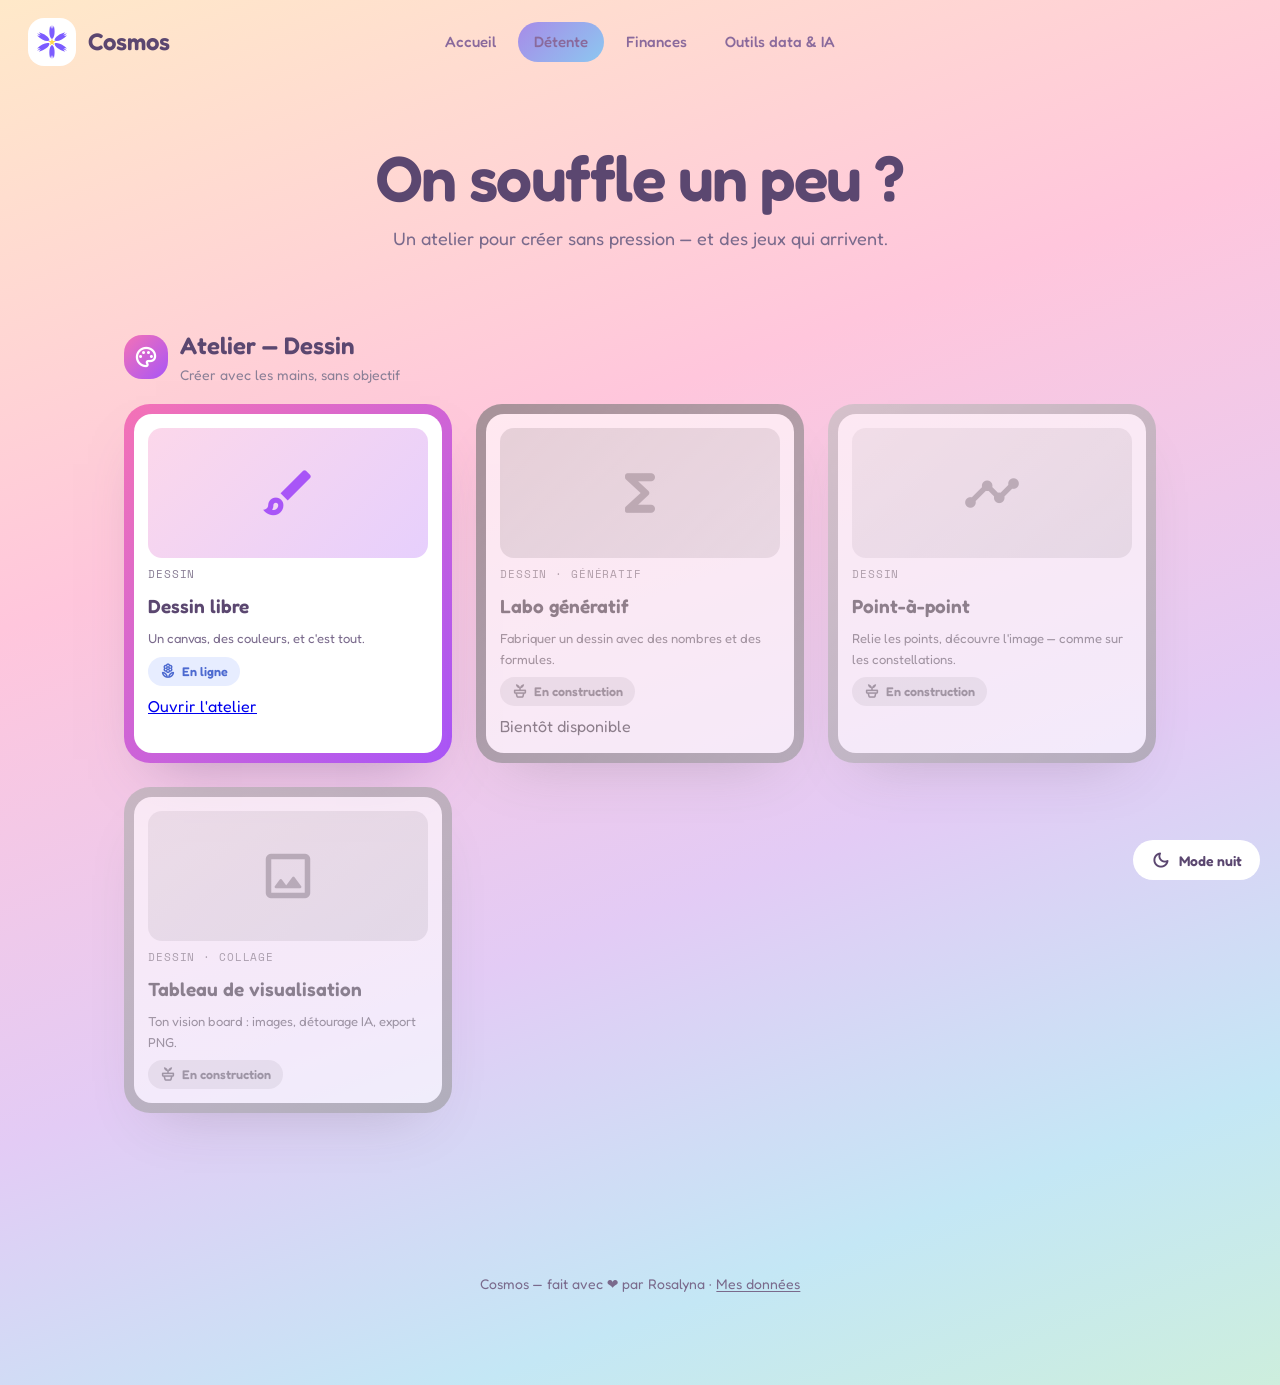
<file: detente/index.html>
<!DOCTYPE html>
<html lang="fr">
<head>
  <script>/*cosmos-antiflash*/ try{var t=localStorage.getItem("cosmos-theme");if(t==="dark"||(!t&&window.matchMedia("(prefers-color-scheme:dark)").matches))document.documentElement.classList.add("pre-dark");}catch(e){}</script>
  <meta charset="UTF-8">
  <meta name="viewport" content="width=device-width, initial-scale=1.0">
  <title>Détente — Cosmos</title>
  <link rel="icon" type="image/svg+xml" href="../commun/img/favicon.svg">
  <link rel="stylesheet" href="../commun/css/style.css">
</head>
<body class="p-detente" data-nav="Détente">
<script>if(document.documentElement.classList.contains("pre-dark"))document.body.classList.add("dark");</script>

  <nav class="nav">
    <a class="brand" href="../index.html">
      <span class="brand-logo">
        <img class="logo-day" src="../commun/img/logo-day.svg" alt="">
        <img class="logo-night" src="../commun/img/logo-night.svg" alt="">
      </span>
      <span class="brand-name">Cosmos</span>
    </a>
    <div class="nav-pills"></div>
  </nav>

  <main class="page">
    <section class="hero">
      <h1>On souffle un peu ?</h1>
      <p class="lead">Un atelier pour créer sans pression — et des jeux qui arrivent.</p>
    </section>

    <!-- Sélecteur et section Arcade retirés du plancher (jeux à venir) -->

    <section data-group="atelier">
      <div class="section-head" style="--g1:#F472B6; --g2:#A855F7;">
        <span class="material-symbols-rounded" aria-hidden="true">palette</span>
        <div><h2>Atelier — Dessin</h2><div class="sub">Créer avec les mains, sans objectif</div></div>
      </div>
      <div class="grid">
        <article class="pokecard" style="--g1:#F472B6; --g2:#A855F7;">
          <div class="inner">
            <div class="window"><span class="material-symbols-rounded" aria-hidden="true">brush</span></div>
            <span class="type">Dessin</span>
            <h3>Dessin libre</h3>
            <p>Un canvas, des couleurs, et c'est tout.</p>
            <span class="badge online"><span class="state-ico material-symbols-rounded" data-day="local_florist" data-night="auto_awesome">local_florist</span>En ligne</span>
            <a class="cta" href="atelier/dessin-libre/index.html">Ouvrir l'atelier</a>
          </div>
        </article>
        <article class="pokecard" style="--g1:#7C5CFF; --g2:#22B4C4;">
          <div class="inner">
            <div class="window"><span class="material-symbols-rounded" aria-hidden="true">functions</span></div>
            <span class="type">Dessin · Génératif</span>
            <h3>Labo génératif</h3>
            <p>Fabriquer un dessin avec des nombres et des formules.</p>
            <span class="badge construction"><span class="state-ico material-symbols-rounded" data-day="potted_plant" data-night="blur_on">potted_plant</span>En construction</span>
            <span class="cta ghost">Bientôt disponible</span>
          </div>
        </article>
        <article class="pokecard" style="--g1:#8CC7F0; --g2:#A78BE8;">
          <div class="inner">
            <div class="window"><span class="material-symbols-rounded" aria-hidden="true">timeline</span></div>
            <span class="type">Dessin</span>
            <h3>Point-à-point</h3>
            <p>Relie les points, découvre l'image — comme sur les constellations.</p>
            <span class="badge construction"><span class="state-ico material-symbols-rounded" data-day="potted_plant" data-night="blur_on">potted_plant</span>En construction</span>
          </div>
        </article>
        <article class="pokecard" style="--g1:#34D399; --g2:#22B4C4;">
          <div class="inner">
            <div class="window"><span class="material-symbols-rounded" aria-hidden="true">image</span></div>
            <span class="type">Dessin · Collage</span>
            <h3>Tableau de visualisation</h3>
            <p>Ton vision board : images, détourage IA, export PNG.</p>
            <span class="badge construction"><span class="state-ico material-symbols-rounded" data-day="potted_plant" data-night="blur_on">potted_plant</span>En construction</span>
          </div>
        </article>
      </div>

      <!-- Ateliers Écriture et Carnet retirés du plancher (à venir) -->
    </section>
  </main>

  <footer class="pied">Cosmos — fait avec ❤️ par Rosalyna · <a class="pied-lien" href="../donnees/index.html">Mes données</a></footer>
  <button class="theme-toggle" id="themeToggle" type="button">
    <span class="material-symbols-rounded" id="themeIcon" aria-hidden="true">dark_mode</span>
    <span id="themeLabel">Mode nuit</span>
  </button>
  <script src="../commun/js/theme.js"></script>
  <script src="../commun/js/projects.js"></script>
  <script src="../commun/js/nav.js"></script>
</body>
</html>
</file>
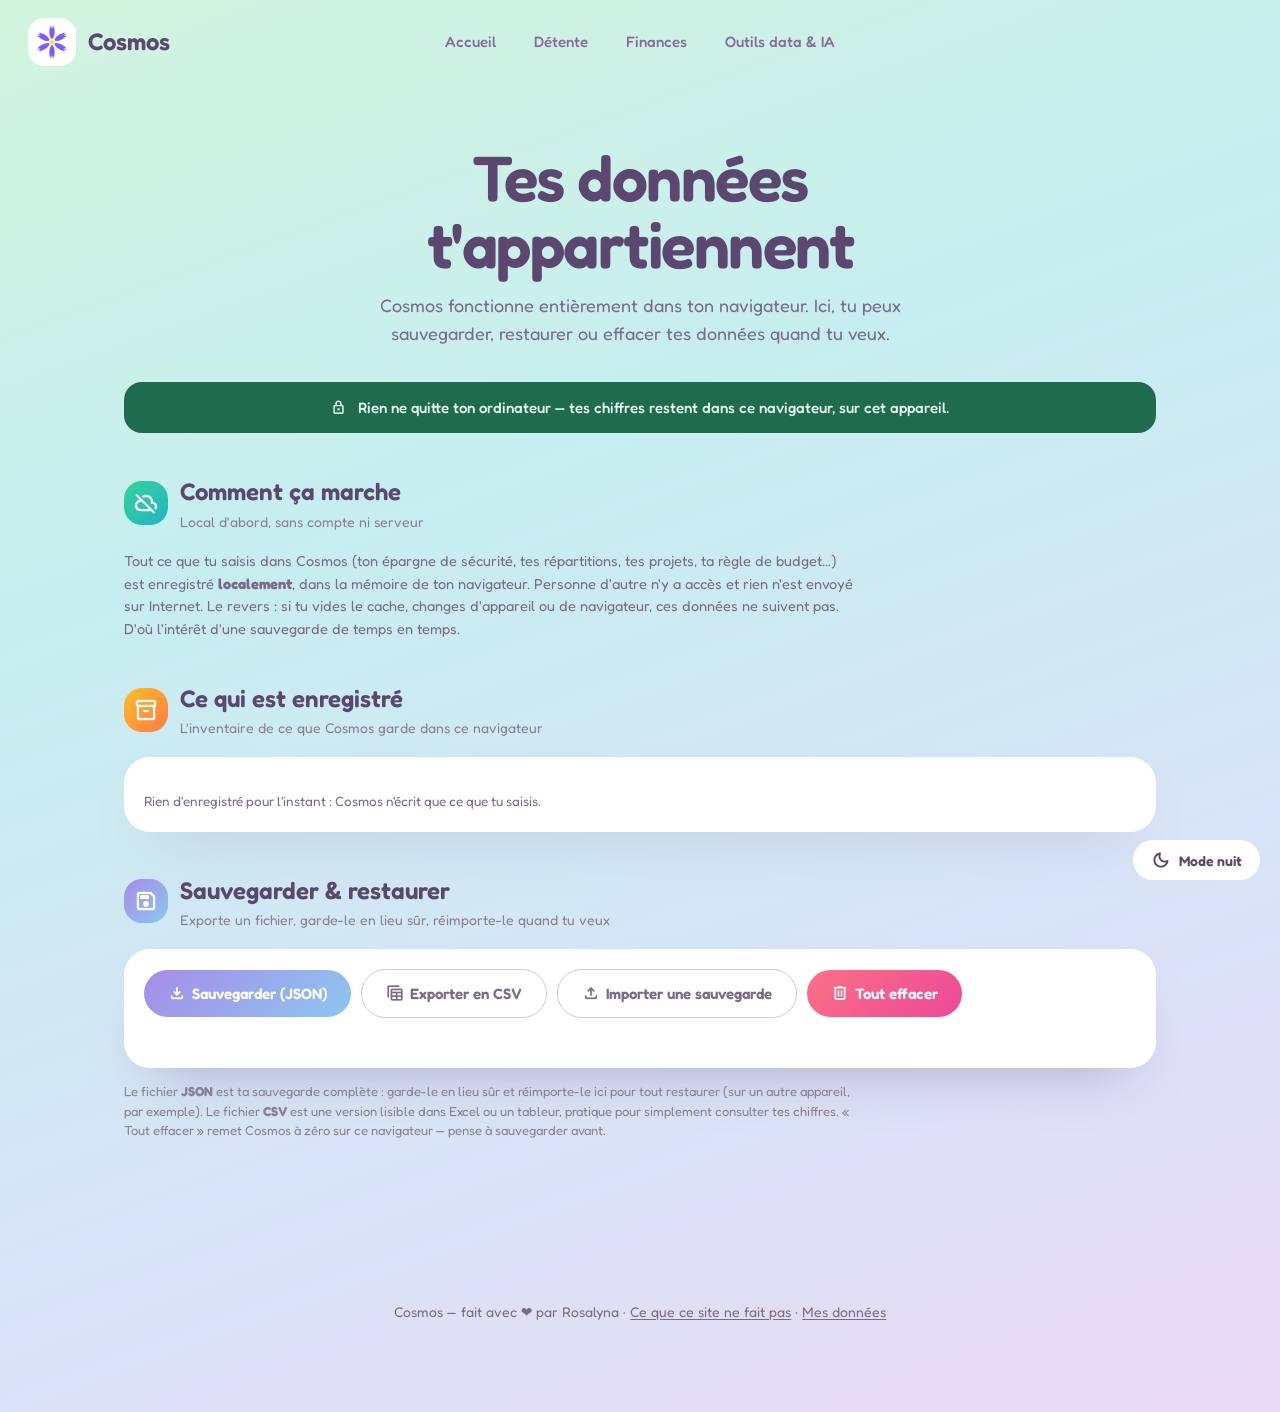
<file: donnees/index.html>
<!DOCTYPE html>
<html lang="fr">
<head>
  <script>/*cosmos-antiflash*/ try{var t=localStorage.getItem("cosmos-theme");if(t==="dark"||(!t&&window.matchMedia("(prefers-color-scheme:dark)").matches))document.documentElement.classList.add("pre-dark");}catch(e){}</script>
  <meta charset="UTF-8">
  <meta name="viewport" content="width=device-width, initial-scale=1.0">
  <title>Mes données — Cosmos</title>
  <link rel="icon" type="image/svg+xml" href="../commun/img/favicon.svg">
  <link rel="stylesheet" href="../commun/css/style.css">
</head>
<body class="p-budget" data-nav="">
<script>if(document.documentElement.classList.contains("pre-dark"))document.body.classList.add("dark");</script>

  <nav class="nav">
    <a class="brand" href="../index.html">
      <span class="brand-logo">
        <img class="logo-day" src="../commun/img/logo-day.svg" alt="">
        <img class="logo-night" src="../commun/img/logo-night.svg" alt="">
      </span>
      <span class="brand-name">Cosmos</span>
    </a>
    <div class="nav-pills"></div>
  </nav>

  <main class="page">
    <section class="hero">
      <h1>Tes données<br>t'appartiennent</h1>
      <p class="lead">Cosmos fonctionne entièrement dans ton navigateur. Ici, tu peux sauvegarder, restaurer ou effacer tes données quand tu veux.</p>
    </section>

    <div class="bandeau-local">
      <span class="material-symbols-rounded" aria-hidden="true">lock</span>
      Rien ne quitte ton ordinateur — tes chiffres restent dans ce navigateur, sur cet appareil.
    </div>

    <div class="section-head" style="--g1:#34D399; --g2:#22B4C4;">
      <span class="material-symbols-rounded" aria-hidden="true">cloud_off</span>
      <div><h2>Comment ça marche</h2><div class="sub">Local d'abord, sans compte ni serveur</div></div>
    </div>
    <p class="dn-texte">Tout ce que tu saisis dans Cosmos (ton épargne de sécurité, tes répartitions, tes projets, ta règle de budget…) est enregistré <strong>localement</strong>, dans la mémoire de ton navigateur. Personne d'autre n'y a accès et rien n'est envoyé sur Internet. Le revers : si tu vides le cache, changes d'appareil ou de navigateur, ces données ne suivent pas. D'où l'intérêt d'une sauvegarde de temps en temps.</p>

    <div class="section-head" style="--g1:#FBBF24; --g2:#FF7A45;">
      <span class="material-symbols-rounded" aria-hidden="true">inventory_2</span>
      <div><h2>Ce qui est enregistré</h2><div class="sub">L'inventaire de ce que Cosmos garde dans ce navigateur</div></div>
    </div>
    <div class="donnees" data-inventaire>
      <p class="dn-statut">Chargement…</p>
    </div>

    <div class="section-head" style="--g1:#A78BE8; --g2:#8CC7F0;">
      <span class="material-symbols-rounded" aria-hidden="true">save</span>
      <div><h2>Sauvegarder &amp; restaurer</h2><div class="sub">Exporte un fichier, garde-le en lieu sûr, réimporte-le quand tu veux</div></div>
    </div>
    <div class="donnees" data-donnees>
      <div class="dn-actions">
        <button type="button" class="bouton" data-export-json><span class="material-symbols-rounded" aria-hidden="true">download</span> Sauvegarder (JSON)</button>
        <button type="button" class="bouton ghost" data-export-csv><span class="material-symbols-rounded" aria-hidden="true">table_view</span> Exporter en CSV</button>
        <label class="bouton ghost import"><span class="material-symbols-rounded" aria-hidden="true">upload</span> Importer une sauvegarde<input type="file" accept=".json,application/json" data-import hidden></label>
        <button type="button" class="bouton danger" data-effacer><span class="material-symbols-rounded" aria-hidden="true">delete</span> Tout effacer</button>
      </div>
      <p class="dn-statut" data-statut></p>
    </div>
    <p class="dn-note">Le fichier <strong>JSON</strong> est ta sauvegarde complète : garde-le en lieu sûr et réimporte-le ici pour tout restaurer (sur un autre appareil, par exemple). Le fichier <strong>CSV</strong> est une version lisible dans Excel ou un tableur, pratique pour simplement consulter tes chiffres. « Tout effacer » remet Cosmos à zéro sur ce navigateur — pense à sauvegarder avant.</p>
  </main>

  <footer class="pied">Cosmos — fait avec ❤️ par Rosalyna · <a class="pied-lien" href="../a-propos/index.html">Ce que ce site ne fait pas</a> · <a class="pied-lien" href="index.html">Mes données</a></footer>
  <button class="theme-toggle" id="themeToggle" type="button">
    <span class="material-symbols-rounded" id="themeIcon" aria-hidden="true">dark_mode</span>
    <span id="themeLabel">Mode nuit</span>
  </button>
  <script src="../commun/js/donnees.js"></script>
  <script src="../commun/js/theme.js"></script>
  <script src="../commun/js/projects.js"></script>
  <script src="../commun/js/nav.js"></script>
</body>
</html>
</file>
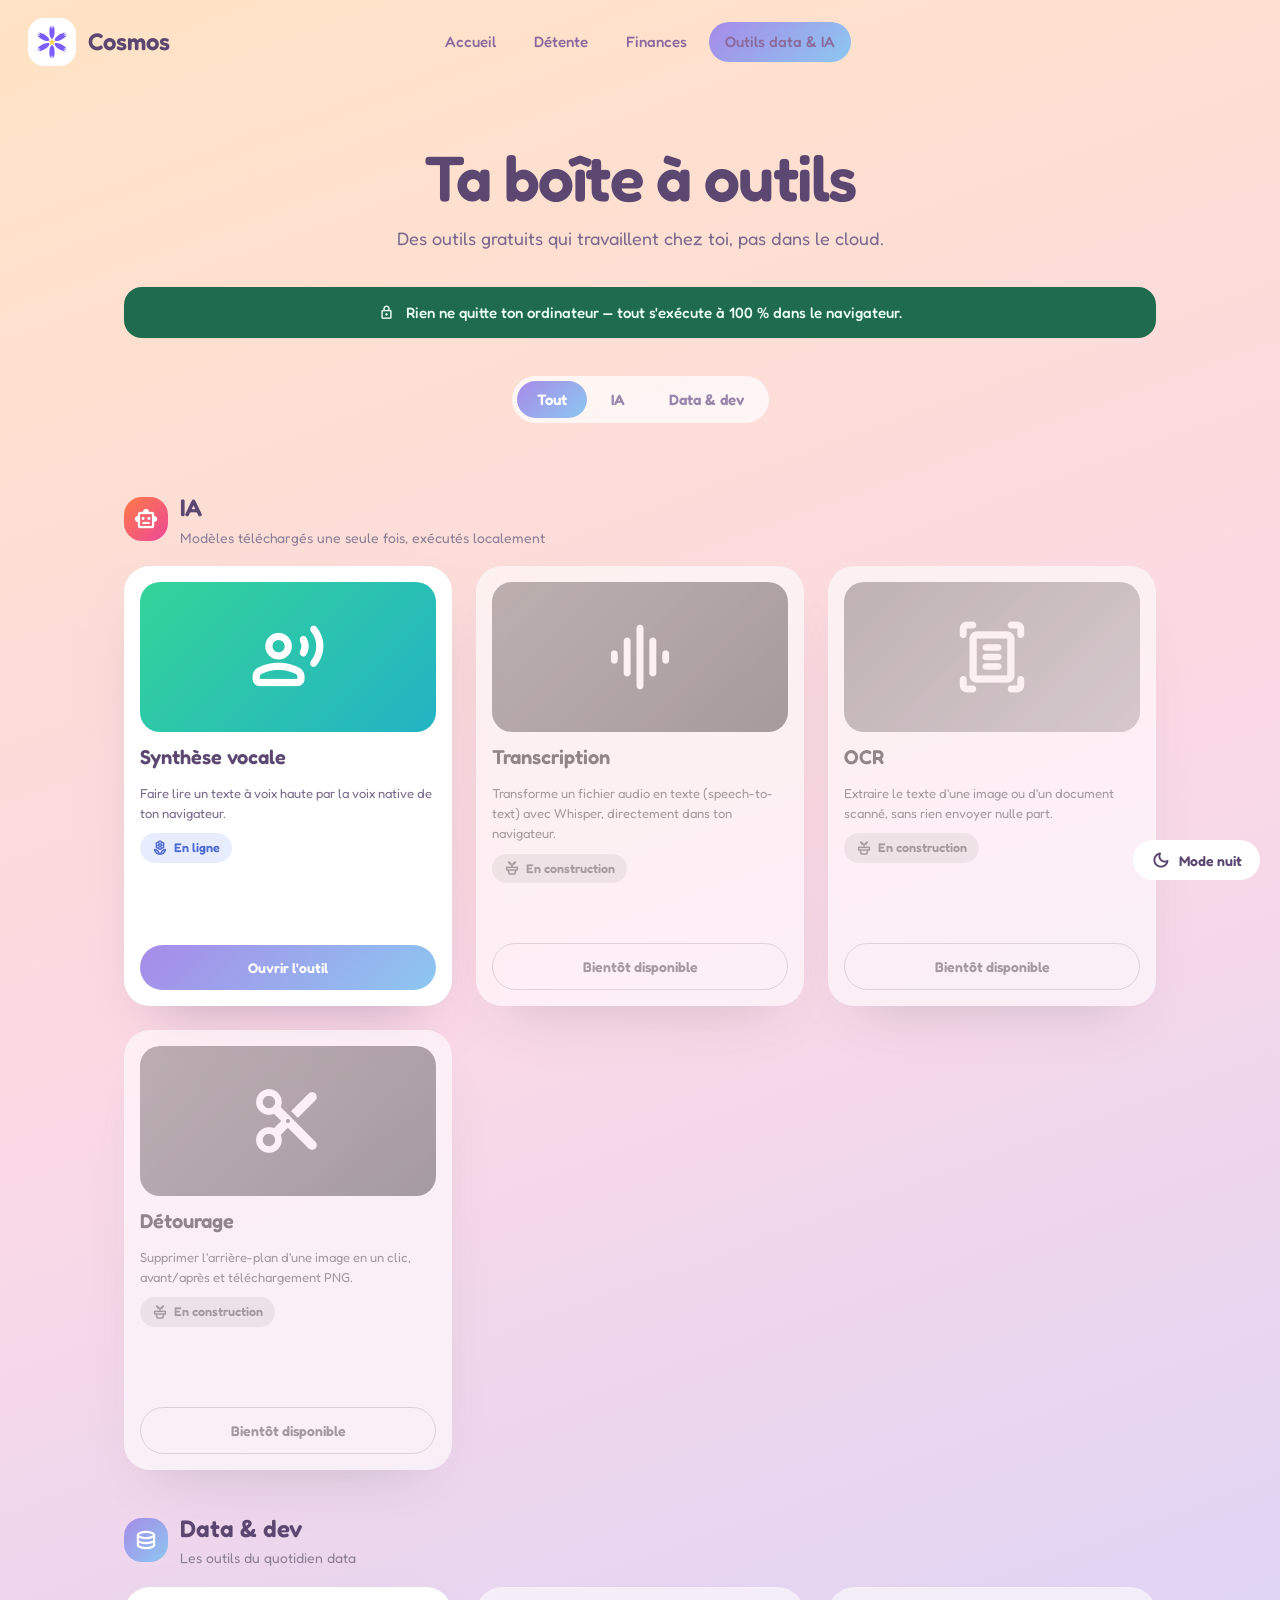
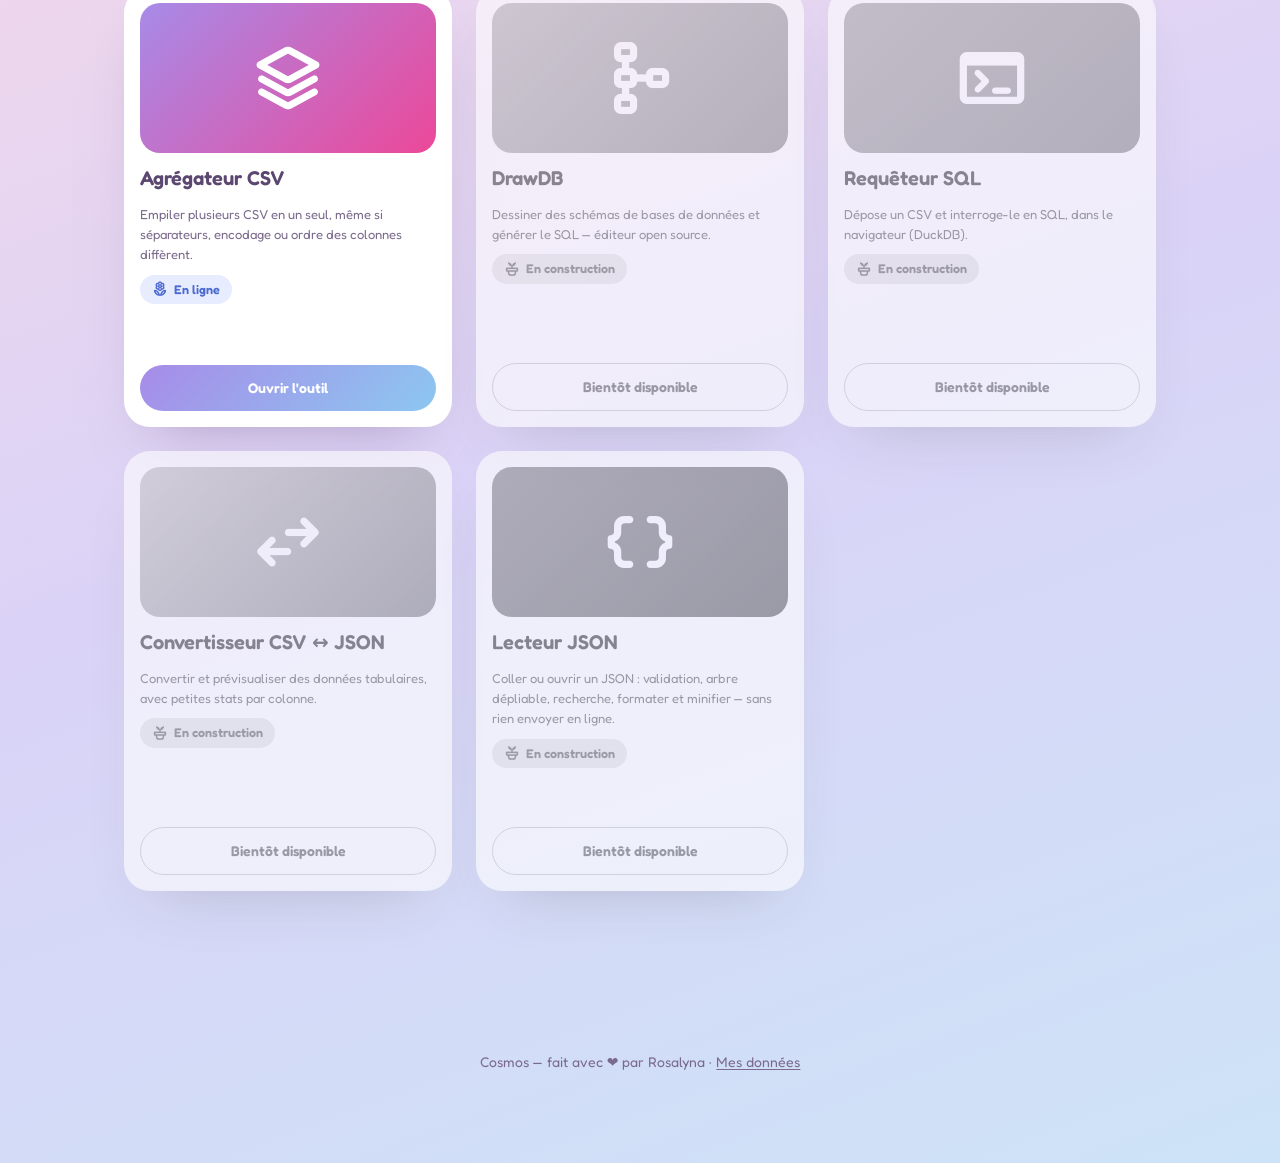
<file: ia/index.html>
<!DOCTYPE html>
<html lang="fr">
<head>
  <script>/*cosmos-antiflash*/ try{var t=localStorage.getItem("cosmos-theme");if(t==="dark"||(!t&&window.matchMedia("(prefers-color-scheme:dark)").matches))document.documentElement.classList.add("pre-dark");}catch(e){}</script>
  <meta charset="UTF-8">
  <meta name="viewport" content="width=device-width, initial-scale=1.0">
  <title>Ta boîte à outils — Cosmos</title>
  <link rel="icon" type="image/svg+xml" href="../commun/img/favicon.svg">
  <link rel="stylesheet" href="../commun/css/style.css">
</head>
<body class="p-ia" data-nav="Outils data & IA">
<script>if(document.documentElement.classList.contains("pre-dark"))document.body.classList.add("dark");</script>

  <nav class="nav">
    <a class="brand" href="../index.html">
      <span class="brand-logo">
        <img class="logo-day" src="../commun/img/logo-day.svg" alt="">
        <img class="logo-night" src="../commun/img/logo-night.svg" alt="">
      </span>
      <span class="brand-name">Cosmos</span>
    </a>
    <div class="nav-pills"></div>
  </nav>

  <main class="page">
    <section class="hero">
      <h1>Ta boîte à outils</h1>
      <p class="lead">Des outils gratuits qui travaillent chez toi, pas dans le cloud.</p>
    </section>

    <div class="bandeau-local">
      <span class="material-symbols-rounded" aria-hidden="true">lock</span>
      Rien ne quitte ton ordinateur — tout s'exécute à 100 % dans le navigateur.
    </div>

    <div class="slicer-wrap">
      <div class="slicer" data-slicer="[data-group]">
        <span class="ind"></span>
        <button class="on" data-target="all">Tout</button>
        <button data-target="ia">IA</button>
        <button data-target="data">Data &amp; dev</button>
      </div>
    </div>

    <section data-group="ia">
      <div class="section-head" style="--g1:#FF7A45; --g2:#EC4899;">
        <span class="material-symbols-rounded" aria-hidden="true">smart_toy</span>
        <div><h2>IA</h2><div class="sub">Modèles téléchargés une seule fois, exécutés localement</div></div>
      </div>
      <div class="grid">
        <article class="card" style="--g1:#34D399; --g2:#22B4C4;">
          <div class="thumb"><span class="material-symbols-rounded" aria-hidden="true">record_voice_over</span></div>
          <h3>Synthèse vocale</h3>
          <p>Faire lire un texte à voix haute par la voix native de ton navigateur.</p>
          <span class="badge online"><span class="state-ico material-symbols-rounded" data-day="local_florist" data-night="auto_awesome">local_florist</span>En ligne</span>
          <a class="cta" href="synthese-vocale/index.html">Ouvrir l'outil</a>
        </article>
        <article class="card" style="--g1:#FF7A45; --g2:#EC4899;">
          <div class="thumb"><span class="material-symbols-rounded" aria-hidden="true">graphic_eq</span></div>
          <h3>Transcription</h3>
          <p>Transforme un fichier audio en texte (speech-to-text) avec Whisper, directement dans ton navigateur.</p>
          <span class="badge construction"><span class="state-ico material-symbols-rounded" data-day="potted_plant" data-night="blur_on">potted_plant</span>En construction</span>
          <span class="cta ghost">Bientôt disponible</span>
        </article>
        <article class="card" style="--g1:#A78BE8; --g2:#8CC7F0;">
          <div class="thumb"><span class="material-symbols-rounded" aria-hidden="true">document_scanner</span></div>
          <h3>OCR</h3>
          <p>Extraire le texte d'une image ou d'un document scanné, sans rien envoyer nulle part.</p>
          <span class="badge construction"><span class="state-ico material-symbols-rounded" data-day="potted_plant" data-night="blur_on">potted_plant</span>En construction</span>
          <span class="cta ghost">Bientôt disponible</span>
        </article>
        <article class="card" style="--g1:#F472B6; --g2:#A855F7;">
          <div class="thumb"><span class="material-symbols-rounded" aria-hidden="true">content_cut</span></div>
          <h3>Détourage</h3>
          <p>Supprimer l'arrière-plan d'une image en un clic, avant/après et téléchargement PNG.</p>
          <span class="badge construction"><span class="state-ico material-symbols-rounded" data-day="potted_plant" data-night="blur_on">potted_plant</span>En construction</span>
          <span class="cta ghost">Bientôt disponible</span>
        </article>
      </div>
    </section>

    <section data-group="data">
      <div class="section-head" style="--g1:#A78BE8; --g2:#8CC7F0;">
        <span class="material-symbols-rounded" aria-hidden="true">database</span>
        <div><h2>Data &amp; dev</h2><div class="sub">Les outils du quotidien data</div></div>
      </div>
      <div class="grid">
        <article class="card" style="--g1:#A78BE8; --g2:#EC4899;">
          <div class="thumb"><span class="material-symbols-rounded" aria-hidden="true">stacks</span></div>
          <h3>Agrégateur CSV</h3>
          <p>Empiler plusieurs CSV en un seul, même si séparateurs, encodage ou ordre des colonnes diffèrent.</p>
          <span class="badge online"><span class="state-ico material-symbols-rounded" data-day="local_florist" data-night="auto_awesome">local_florist</span>En ligne</span>
          <a class="cta" href="agregateur-csv/index.html">Ouvrir l'outil</a>
        </article>
        <article class="card" style="--g1:#8CC7F0; --g2:#A78BE8;">
          <div class="thumb"><span class="material-symbols-rounded" aria-hidden="true">schema</span></div>
          <h3>DrawDB</h3>
          <p>Dessiner des schémas de bases de données et générer le SQL — éditeur open source.</p>
          <span class="badge construction"><span class="state-ico material-symbols-rounded" data-day="potted_plant" data-night="blur_on">potted_plant</span>En construction</span>
          <span class="cta ghost">Bientôt disponible</span>
        </article>
        <article class="card" style="--g1:#34D399; --g2:#22B4C4;">
          <div class="thumb"><span class="material-symbols-rounded" aria-hidden="true">terminal</span></div>
          <h3>Requêteur SQL</h3>
          <p>Dépose un CSV et interroge-le en SQL, dans le navigateur (DuckDB).</p>
          <span class="badge construction"><span class="state-ico material-symbols-rounded" data-day="potted_plant" data-night="blur_on">potted_plant</span>En construction</span>
          <span class="cta ghost">Bientôt disponible</span>
        </article>
        <article class="card" style="--g1:#FFC93C; --g2:#FF7A45;">
          <div class="thumb"><span class="material-symbols-rounded" aria-hidden="true">swap_horiz</span></div>
          <h3>Convertisseur CSV ↔ JSON</h3>
          <p>Convertir et prévisualiser des données tabulaires, avec petites stats par colonne.</p>
          <span class="badge construction"><span class="state-ico material-symbols-rounded" data-day="potted_plant" data-night="blur_on">potted_plant</span>En construction</span>
          <span class="cta ghost">Bientôt disponible</span>
        </article>
        <article class="card" style="--g1:#F472B6; --g2:#A855F7;">
          <div class="thumb"><span class="material-symbols-rounded" aria-hidden="true">data_object</span></div>
          <h3>Lecteur JSON</h3>
          <p>Coller ou ouvrir un JSON : validation, arbre dépliable, recherche, formater et minifier — sans rien envoyer en ligne.</p>
          <span class="badge construction"><span class="state-ico material-symbols-rounded" data-day="potted_plant" data-night="blur_on">potted_plant</span>En construction</span>
          <span class="cta ghost">Bientôt disponible</span>
        </article>
      </div>
    </section>
  </main>

  <footer class="pied">Cosmos — fait avec ❤️ par Rosalyna · <a class="pied-lien" href="../donnees/index.html">Mes données</a></footer>
  <button class="theme-toggle" id="themeToggle" type="button">
    <span class="material-symbols-rounded" id="themeIcon" aria-hidden="true">dark_mode</span>
    <span id="themeLabel">Mode nuit</span>
  </button>
  <script src="../commun/js/theme.js"></script>
  <script src="../commun/js/projects.js"></script>
  <script src="../commun/js/nav.js"></script>
</body>
</html>
</file>
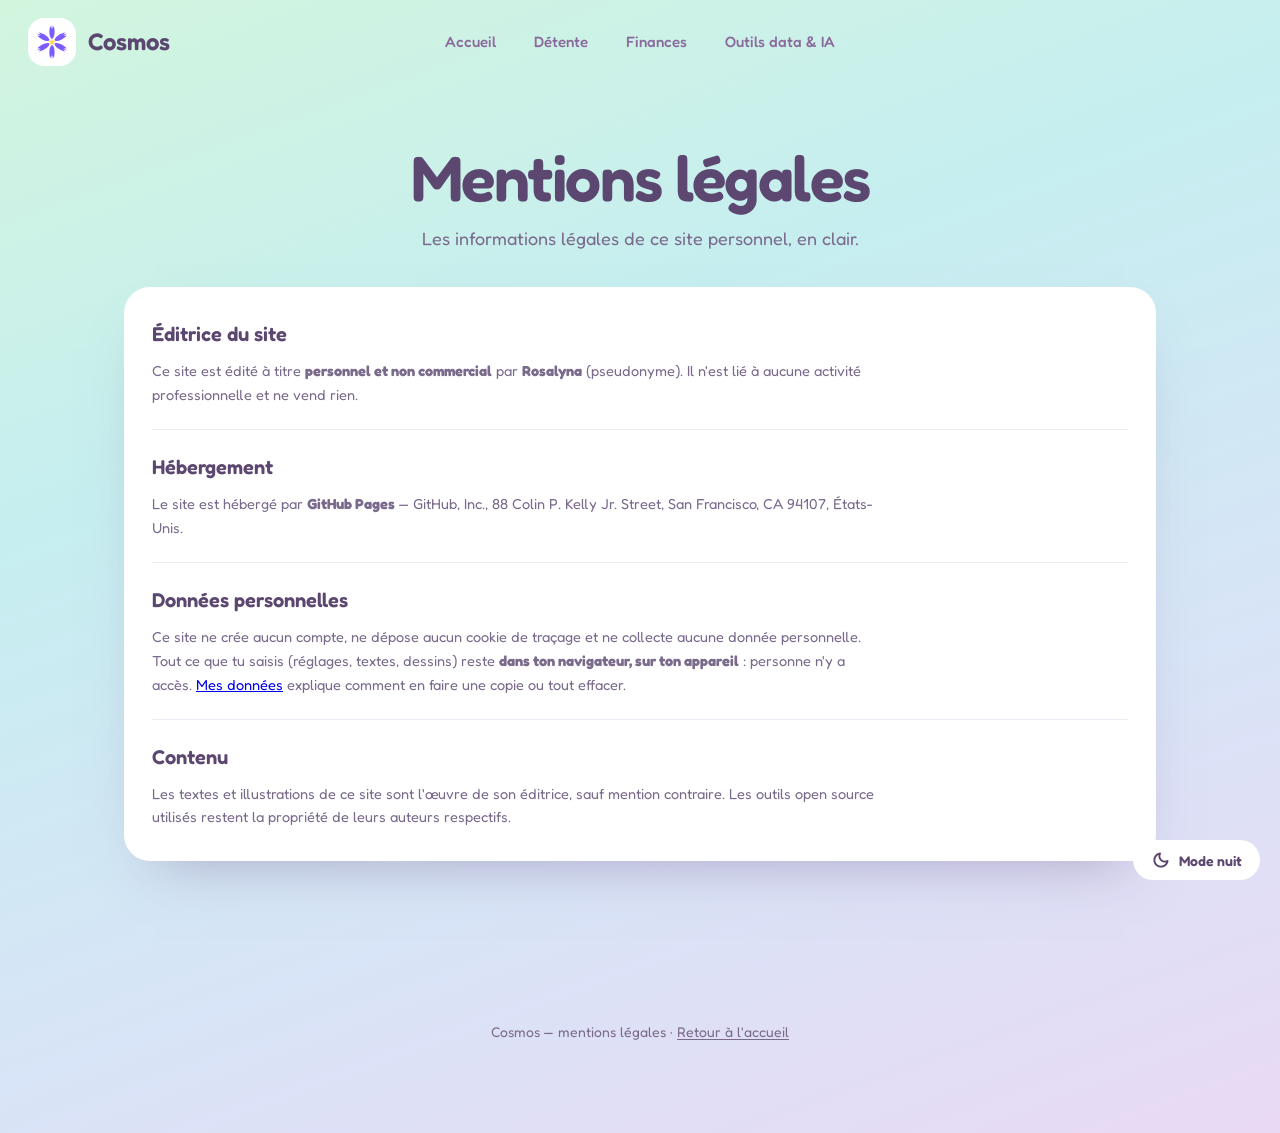
<file: mentions-legales/index.html>
<!DOCTYPE html>
<html lang="fr">
<head>
  <script>/*cosmos-antiflash*/ try{var t=localStorage.getItem("cosmos-theme");if(t==="dark"||(!t&&window.matchMedia("(prefers-color-scheme:dark)").matches))document.documentElement.classList.add("pre-dark");}catch(e){}</script>
  <meta charset="UTF-8">
  <meta name="viewport" content="width=device-width, initial-scale=1.0">
  <title>Mentions légales — Cosmos</title>
  <link rel="icon" type="image/svg+xml" href="../commun/img/favicon.svg">
  <link rel="stylesheet" href="../commun/css/style.css">
</head>
<body class="p-budget" data-nav="">
<script>if(document.documentElement.classList.contains("pre-dark"))document.body.classList.add("dark");</script>

  <nav class="nav">
    <a class="brand" href="../index.html">
      <span class="brand-logo">
        <img class="logo-day" src="../commun/img/logo-day.svg" alt="">
        <img class="logo-night" src="../commun/img/logo-night.svg" alt="">
      </span>
      <span class="brand-name">Cosmos</span>
    </a>
    <div class="nav-pills"></div>
  </nav>

  <main class="page">
    <section class="hero">
      <h1>Mentions légales</h1>
      <p class="lead">Les informations légales de ce site personnel, en clair.</p>
    </section>

    <div class="panneau" style="display:flex;flex-direction:column;gap:0;">

      <section style="padding:4px 0 22px;">
        <h2 style="font-size:20px;font-weight:600;margin:0 0 9px;">Éditrice du site</h2>
        <p class="dn-texte" style="margin:0;line-height:1.65;">Ce site est édité à titre <b>personnel et non commercial</b> par <b>Rosalyna</b> (pseudonyme). Il n'est lié à aucune activité professionnelle et ne vend rien.</p>
      </section>

      <section style="padding:22px 0;border-top:1px solid var(--line);">
        <h2 style="font-size:20px;font-weight:600;margin:0 0 9px;">Hébergement</h2>
        <p class="dn-texte" style="margin:0;line-height:1.65;">Le site est hébergé par <b>GitHub Pages</b> — GitHub, Inc., 88 Colin P. Kelly Jr. Street, San Francisco, CA 94107, États-Unis.</p>
      </section>

      <section style="padding:22px 0;border-top:1px solid var(--line);">
        <h2 style="font-size:20px;font-weight:600;margin:0 0 9px;">Données personnelles</h2>
        <p class="dn-texte" style="margin:0;line-height:1.65;">Ce site ne crée aucun compte, ne dépose aucun cookie de traçage et ne collecte aucune donnée personnelle. Tout ce que tu saisis (réglages, textes, dessins) reste <b>dans ton navigateur, sur ton appareil</b> : personne n'y a accès. <a href="../donnees/index.html">Mes données</a> explique comment en faire une copie ou tout effacer.</p>
      </section>

      <section style="padding:22px 0 4px;border-top:1px solid var(--line);">
        <h2 style="font-size:20px;font-weight:600;margin:0 0 9px;">Contenu</h2>
        <p class="dn-texte" style="margin:0;line-height:1.65;">Les textes et illustrations de ce site sont l'œuvre de son éditrice, sauf mention contraire. Les outils open source utilisés restent la propriété de leurs auteurs respectifs.</p>
      </section>

    </div>
  </main>

  <footer class="pied">Cosmos — mentions légales · <a class="pied-lien" href="../index.html">Retour à l'accueil</a></footer>
  <button class="theme-toggle" id="themeToggle" type="button">
    <span class="material-symbols-rounded" id="themeIcon" aria-hidden="true">dark_mode</span>
    <span id="themeLabel">Mode nuit</span>
  </button>

  <script src="../commun/js/theme.js"></script>
  <script src="../commun/js/projects.js"></script>
  <script src="../commun/js/nav.js"></script>
</body>
</html>
</file>
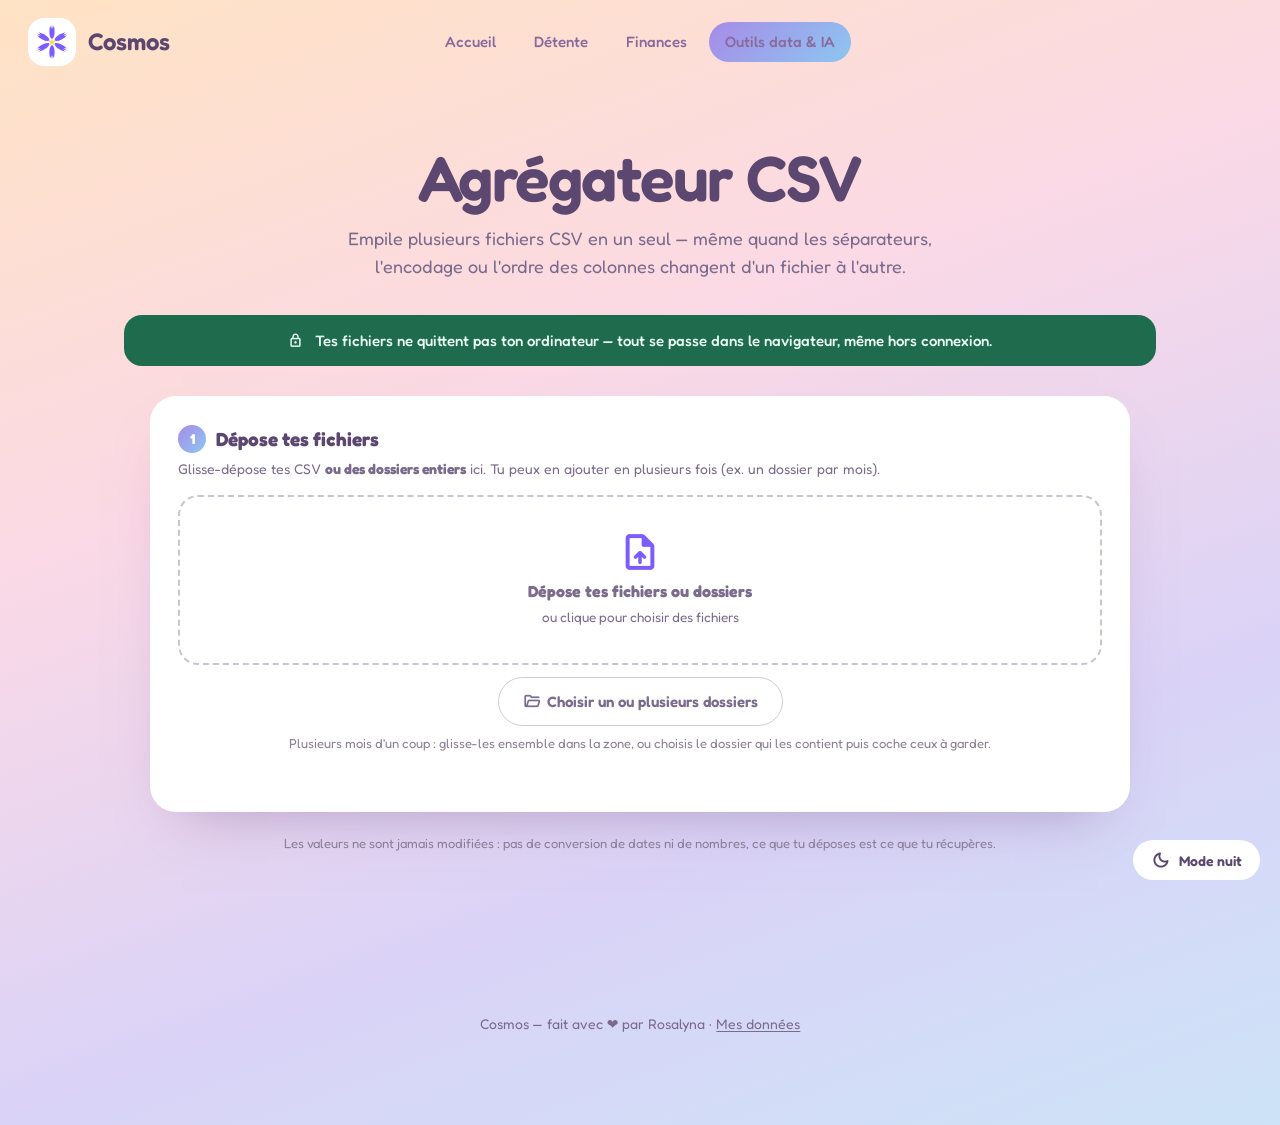
<file: ia/agregateur-csv/index.html>
<!DOCTYPE html>
<html lang="fr">
<head>
  <script>/*cosmos-antiflash*/ try{var t=localStorage.getItem("cosmos-theme");if(t==="dark"||(!t&&window.matchMedia("(prefers-color-scheme:dark)").matches))document.documentElement.classList.add("pre-dark");}catch(e){}</script>
  <meta charset="UTF-8">
  <meta name="viewport" content="width=device-width, initial-scale=1.0">
  <title>Agrégateur CSV — Cosmos</title>
  <link rel="icon" type="image/svg+xml" href="../../commun/img/favicon.svg">
  <link rel="stylesheet" href="../../commun/css/style.css">
  <style>
    /* ---------- Styles propres à l'agrégateur ---------- */
    .agr { max-width: 980px; margin: 0 auto; display: grid; gap: 22px; }
    .agr h2 { font-size: 19px; margin-bottom: 4px; display: flex; align-items: center; gap: 10px; }
    .agr h2 .num {
      display: inline-grid; place-items: center; width: 28px; height: 28px; border-radius: 50%;
      font-size: 14px; color: #fff; background: linear-gradient(135deg, var(--g-primary1), var(--g-primary2));
    }
    .agr .aide { color: var(--ink2); font-size: 14px; margin-bottom: 16px; }

    .depot {
      display: block;
      border: 2px dashed rgba(122,106,140,.4); border-radius: 20px; padding: 34px 20px;
      text-align: center; color: var(--ink2); cursor: pointer; transition: background .15s, border-color .15s;
    }
    .depot:hover, .depot.survol { background: rgba(167,139,232,.10); border-color: #7C5CFF; }
    .depot .material-symbols-rounded { font-size: 42px; display: block; margin-bottom: 6px; color: #7C5CFF; }
    body.dark .depot { border-color: rgba(207,198,238,.3); }

    .tableau-wrap { overflow-x: auto; border-radius: 14px; border: 1px solid var(--line); }
    table.t { border-collapse: collapse; width: 100%; font-size: 13.5px; }
    table.t th, table.t td { padding: 8px 10px; border-bottom: 1px solid var(--line); text-align: left; white-space: nowrap; }
    table.t th { font-family: 'Space Mono', monospace; font-size: 11.5px; text-transform: uppercase; letter-spacing: .04em; color: var(--label); background: var(--soft); position: sticky; top: 0; }
    table.t tr:last-child td { border-bottom: 0; }
    table.t td.c { text-align: center; }
    .ok { color: var(--acc-green); font-weight: 700; }
    .manque { color: var(--acc-red); font-weight: 700; }
    .mono { font-family: 'Space Mono', monospace; font-size: 12.5px; }
    .apercu { max-height: 420px; overflow: auto; }

    .mini { background: none; border: 0; cursor: pointer; color: var(--ink2); padding: 4px; border-radius: 8px; line-height: 0; }
    .mini:hover { background: rgba(122,106,140,.12); color: var(--ink); }
    .mini:disabled { opacity: .3; cursor: default; background: none; }
    .mini .material-symbols-rounded { font-size: 20px; }

    .options { display: grid; gap: 12px; }
    .options label { display: flex; gap: 10px; align-items: flex-start; font-size: 14.5px; cursor: pointer; }
    .options label small { display: block; color: var(--label); font-size: 12.5px; }
    .options input[type=checkbox], .options input[type=radio] { margin-top: 4px; accent-color: #7C5CFF; }
    .ligne-export { display: flex; flex-wrap: wrap; gap: 14px; align-items: center; margin-top: 18px; }

    .alerte { border-radius: 14px; padding: 12px 16px; font-size: 14px; margin-top: 14px; display: flex; gap: 10px; align-items: flex-start; }
    .alerte .material-symbols-rounded { font-size: 20px; }
    .alerte.info { background: rgba(140,199,240,.18); color: var(--ink); }
    .alerte.attention { background: #FFE5C2; color: #8F5E00; }
    body.dark .alerte.attention { background: rgba(255,229,194,.14); color: #F5C46A; }

    .resume { display: flex; flex-wrap: wrap; gap: 12px; margin-bottom: 14px; }
    .resume .kpi { padding: 12px 18px; }
    .resume .kpi .val { font-size: 22px; }
    .cache { display: none !important; }
  </style>
</head>
<body class="p-ia" data-nav="Outils data & IA">
<script>if(document.documentElement.classList.contains("pre-dark"))document.body.classList.add("dark");</script>

  <nav class="nav">
    <a class="brand" href="../../index.html">
      <span class="brand-logo">
        <img class="logo-day" src="../../commun/img/logo-day.svg" alt="">
        <img class="logo-night" src="../../commun/img/logo-night.svg" alt="">
      </span>
      <span class="brand-name">Cosmos</span>
    </a>
    <div class="nav-pills"></div>
  </nav>

  <main class="page">
    <section class="hero">
      <h1>Agrégateur CSV</h1>
      <p class="lead">Empile plusieurs fichiers CSV en un seul — même quand les séparateurs, l'encodage ou l'ordre des colonnes changent d'un fichier à l'autre.</p>
    </section>

    <div class="bandeau-local">
      <span class="material-symbols-rounded" aria-hidden="true">lock</span>
      Tes fichiers ne quittent pas ton ordinateur — tout se passe dans le navigateur, même hors connexion.
    </div>

    <div class="agr">

      <!-- ① Dépôt des fichiers -->
      <section class="panneau">
        <h2><span class="num">1</span> Dépose tes fichiers</h2>
        <p class="aide">Glisse-dépose tes CSV <strong>ou des dossiers entiers</strong> ici. Tu peux en ajouter en plusieurs fois (ex. un dossier par mois).</p>
        <label class="depot" id="depot" for="fichiers">
          <span class="material-symbols-rounded" aria-hidden="true">upload_file</span>
          <strong>Dépose tes fichiers ou dossiers</strong><br>
          <span style="font-size:13.5px">ou clique pour choisir des fichiers</span>
        </label>
        <input type="file" id="fichiers" accept=".csv,.txt,.tsv,text/csv,text/plain" multiple class="cache">
        <input type="file" id="dossier" webkitdirectory multiple class="cache">
        <div style="margin-top:12px; text-align:center">
          <label class="bouton ghost" for="dossier" style="margin:0"><span class="material-symbols-rounded">folder_open</span> Choisir un ou plusieurs dossiers</label>
          <p class="dn-note" style="margin:8px auto 0">Plusieurs mois d'un coup : glisse-les ensemble dans la zone, ou choisis le dossier qui les contient puis coche ceux à garder.</p>
        </div>
        <p class="dn-statut" id="statutLecture"></p>

        <!-- Choix des sous-dossiers quand on a pris un dossier « parent » -->
        <div id="choixDossiers" class="cache" style="margin-top:16px; border:1.5px solid var(--line); border-radius:18px; padding:18px">
          <strong>Quels dossiers veux-tu fusionner ?</strong>
          <p class="aide" style="margin:4px 0 12px" id="choixTitre"></p>
          <div style="display:flex; gap:8px; margin-bottom:10px">
            <button class="bouton ghost" type="button" id="toutCocher" style="padding:6px 14px; font-size:13.5px">Tout cocher</button>
            <button class="bouton ghost" type="button" id="toutDecocher" style="padding:6px 14px; font-size:13.5px">Tout décocher</button>
          </div>
          <div class="options apercu" id="listeDossiers" style="max-height:260px; grid-template-columns:repeat(auto-fill,minmax(200px,1fr))"></div>
          <div style="margin-top:14px; display:flex; gap:10px; flex-wrap:wrap">
            <button class="bouton" type="button" id="validerDossiers"><span class="material-symbols-rounded">add</span> Ajouter la sélection</button>
            <button class="bouton ghost" type="button" id="annulerDossiers">Annuler</button>
          </div>
        </div>

        <div id="blocFichiers" class="cache" style="margin-top:18px">
          <div class="tableau-wrap apercu" style="max-height:340px">
            <table class="t">
              <thead><tr><th>Ordre</th><th>Fichier</th><th>Lignes</th><th>Colonnes</th><th>Séparateur</th><th>Encodage</th><th></th></tr></thead>
              <tbody id="listeFichiers"></tbody>
            </table>
          </div>
          <div style="margin-top:12px; display:flex; gap:10px; flex-wrap:wrap">
            <button class="bouton ghost" id="trierNom" type="button"><span class="material-symbols-rounded">sort_by_alpha</span> Trier par nom</button>
            <button class="bouton ghost" id="toutRetirer" type="button"><span class="material-symbols-rounded">delete_sweep</span> Tout retirer</button>
          </div>
        </div>
      </section>

      <!-- ② Colonnes -->
      <section class="panneau cache" id="blocColonnes">
        <h2><span class="num">2</span> Vérifie les colonnes</h2>
        <p class="aide">Les colonnes sont rapprochées par leur nom (sans tenir compte des majuscules ni des espaces en trop), quel que soit leur ordre dans chaque fichier.</p>
        <div class="options" style="margin-bottom:14px">
          <label><input type="checkbox" id="optEntete" checked>
            <span>Mes fichiers ont une ligne d'en-tête
              <small>Décoché : les colonnes sont empilées par position (1re avec 1re, etc.).</small></span></label>
        </div>
        <div class="tableau-wrap apercu"><table class="t" id="matrice"></table></div>
        <div id="alerteColonnes"></div>
      </section>

      <!-- ③ Options -->
      <section class="panneau cache" id="blocOptions">
        <h2><span class="num">3</span> Choisis comment empiler</h2>
        <div class="options">
          <label><input type="radio" name="mode" value="union" checked>
            <span>Garder toutes les colonnes
              <small>Une colonne absente d'un fichier reste vide pour ses lignes.</small></span></label>
          <label><input type="radio" name="mode" value="commun">
            <span>Garder seulement les colonnes présentes partout</span></label>
          <label><input type="checkbox" id="optSource" checked>
            <span>Ajouter une colonne « fichier_source »
              <small>Pour savoir d'où vient chaque ligne.</small></span></label>
          <label><input type="checkbox" id="optDoublons">
            <span>Retirer les lignes en double
              <small>Deux lignes sont des doublons si toutes leurs valeurs sont identiques (la colonne source n'est pas comparée).</small></span></label>
          <label><input type="checkbox" id="optVides" checked>
            <span>Ignorer les lignes vides</span></label>
          <div style="font-size:14.5px; margin-top:4px">Trier les lignes par :
            <select id="triSortie" class="champ" style="padding:6px 10px; margin-left:6px"><option value="">— ordre des fichiers —</option></select>
            <small style="display:block; color:var(--label); font-size:12.5px; margin-top:4px">Tri texte « naturel » : marche pour les dates au format 2026-06-01 et les nombres.</small>
          </div>
        </div>
      </section>

      <!-- ④ Aperçu + export -->
      <section class="panneau cache" id="blocResultat">
        <h2><span class="num">4</span> Vérifie et télécharge</h2>
        <div class="resume" id="resume"></div>
        <div class="tableau-wrap apercu"><table class="t" id="apercu"></table></div>
        <p class="dn-note" id="noteApercu"></p>

        <div class="ligne-export">
          <label>Séparateur :
            <select id="sepSortie" class="champ">
              <option value=";" selected>Point-virgule ( ; ) — Excel français</option>
              <option value=",">Virgule ( , )</option>
              <option value="&#9;">Tabulation</option>
            </select>
          </label>
          <label>Nom :
            <input id="nomSortie" class="champ" value="fusion.csv" style="width:180px">
          </label>
        </div>
        <div class="options" style="margin-top:12px">
          <label><input type="checkbox" id="optBom" checked>
            <span>Compatible Excel (UTF-8 avec BOM)
              <small>Évite les accents cassés à l'ouverture dans Excel.</small></span></label>
        </div>
        <div style="margin-top:18px">
          <button class="bouton" id="telecharger" type="button"><span class="material-symbols-rounded">download</span> Télécharger le CSV fusionné</button>
        </div>
      </section>

      <p class="dn-note" style="margin:0 auto; text-align:center">
        Les valeurs ne sont jamais modifiées : pas de conversion de dates ni de nombres, ce que tu déposes est ce que tu récupères.
      </p>
    </div>
  </main>

  <footer class="pied">Cosmos — fait avec ❤️ par Rosalyna · <a class="pied-lien" href="../../donnees/index.html">Mes données</a></footer>
  <button class="theme-toggle" id="themeToggle" type="button">
    <span class="material-symbols-rounded" id="themeIcon" aria-hidden="true">dark_mode</span>
    <span id="themeLabel">Mode nuit</span>
  </button>
  <script src="../../commun/js/theme.js"></script>

  <script>
  /* =====================================================================
     AGRÉGATEUR CSV — tout tourne dans le navigateur, aucune dépendance.
     Étapes : lire les fichiers → deviner encodage + séparateur → découper
     en lignes/cellules → aligner les colonnes → empiler → exporter.
     ===================================================================== */

  const $ = (id) => document.getElementById(id);

  // Liste des fichiers chargés. Chaque élément :
  // { nom, encodage, sep, texte (brut), lignes: [[cellule, ...], ...] }  (lignes[0] = en-tête si coché)
  let fichiers = [];

  const NOMS_SEP = { ";": "point-virgule", ",": "virgule", "\t": "tabulation", "|": "barre |" };

  /* ---------- 1. Lecture : encodage ----------
     On essaie l'UTF-8 « strict » ; s'il échoue, le fichier vient sans doute
     d'un vieil Excel Windows → Windows-1252. */
  function decoder(buffer) {
    try {
      let texte = new TextDecoder("utf-8", { fatal: true }).decode(buffer);
      let enc = "UTF-8";
      if (texte.charCodeAt(0) === 0xFEFF) { texte = texte.slice(1); enc = "UTF-8 (BOM)"; }
      return { texte, encodage: enc };
    } catch (e) {
      return { texte: new TextDecoder("windows-1252").decode(buffer), encodage: "Windows-1252" };
    }
  }

  /* ---------- 2. Découpage CSV ----------
     Gère les guillemets : "a;b" reste une seule cellule, "" = un guillemet,
     et un retour à la ligne entre guillemets ne coupe pas la ligne. */
  function decouper(texte, sep, maxLignes = Infinity) {
    const lignes = [];
    let ligne = [], cellule = "", entreGuillemets = false;
    for (let i = 0; i < texte.length; i++) {
      const c = texte[i];
      if (entreGuillemets) {
        if (c === '"') {
          if (texte[i + 1] === '"') { cellule += '"'; i++; }
          else entreGuillemets = false;
        } else cellule += c;
      } else if (c === '"' && cellule === "") {
        entreGuillemets = true;
      } else if (c === sep) {
        ligne.push(cellule); cellule = "";
      } else if (c === "\n" || c === "\r") {
        if (c === "\r" && texte[i + 1] === "\n") i++;
        ligne.push(cellule); lignes.push(ligne);
        ligne = []; cellule = "";
        if (lignes.length >= maxLignes) return lignes;
      } else cellule += c;
    }
    if (cellule !== "" || ligne.length) { ligne.push(cellule); lignes.push(ligne); }
    return lignes;
  }

  /* ---------- 3. Deviner le séparateur ----------
     Pour chaque candidat, on découpe les 20 premières lignes : le bon
     séparateur donne le même nombre de colonnes (> 1) sur toutes les lignes. */
  function devinerSeparateur(texte) {
    let meilleur = ";", meilleurScore = -1;
    for (const sep of [";", ",", "\t", "|"]) {
      const ech = decouper(texte, sep, 20).filter(l => l.join("").trim() !== "");
      if (!ech.length) continue;
      const nb = ech[0].length;
      if (nb < 2) continue;
      const reguliers = ech.filter(l => l.length === nb).length / ech.length;
      const score = reguliers * 100 + nb;
      if (score > meilleurScore) { meilleurScore = score; meilleur = sep; }
    }
    return meilleur;
  }

  // Tri « naturel » : 6/2.csv avant 6/10.csv
  const triNaturel = (a, b) => a.localeCompare(b, "fr", { numeric: true });

  // liste = [{ fichier: File, chemin: "6/1.csv" }, ...]
  // Le chemin (dossier/fichier) sert de nom : indispensable quand chaque
  // dossier contient des fichiers portant le même nom (1.csv, 2.csv…).
  async function ajouterFichiers(liste) {
    const statut = $("statutLecture");
    statut.classList.remove("err");
    liste = liste.filter(x => /\.(csv|txt|tsv)$/i.test(x.chemin)).sort((a, b) => triNaturel(a.chemin, b.chemin));
    let erreurs = [], deja = [];
    for (let i = 0; i < liste.length; i++) {
      const { fichier, chemin } = liste[i];
      if (liste.length > 5) statut.textContent = `Lecture ${i + 1} / ${liste.length}…`;
      if (fichiers.some(f => f.nom === chemin)) { deja.push(chemin); continue; }
      try {
        const { texte, encodage } = decoder(await fichier.arrayBuffer());
        const sep = devinerSeparateur(texte);
        const lignes = decouper(texte, sep);
        fichiers.push({ nom: chemin, encodage, sep, texte, lignes });
      } catch (e) {
        console.error(e);
        erreurs.push(chemin);
      }
    }

    const msgs = [];
    if (erreurs.length) msgs.push("Impossible de lire : " + erreurs.join(", "));
    if (deja.length) msgs.push(`${deja.length} fichier(s) déjà présent(s), ignoré(s) : ${deja.slice(0, 5).join(", ")}${deja.length > 5 ? "…" : ""}`);
    statut.textContent = msgs.join(" · ");
    if (erreurs.length) statut.classList.add("err");
    rafraichir();
  }

  /* ---------- 4. Aligner les colonnes ----------
     Clé = nom en minuscules, espaces nettoyés → « Date », « date » et
     « date  » tombent dans la même colonne. */
  const cle = (nom) => nom.trim().replace(/\s+/g, " ").toLowerCase();

  function colonnes() {
    const avecEntete = $("optEntete").checked;
    const ordre = [];            // clés dans l'ordre d'apparition
    const libelle = {};          // clé → nom affiché (1re orthographe rencontrée)
    const presence = {};         // clé → Set des index de fichiers
    fichiers.forEach((f, idx) => {
      const entete = avecEntete
        ? (f.lignes[0] || [])
        : Array.from({ length: Math.max(0, ...f.lignes.map(l => l.length)) }, (_, i) => "colonne_" + (i + 1));
      entete.forEach((nom, i) => {
        const k = cle(nom) || "(sans nom " + (i + 1) + ")";
        if (!(k in libelle)) { ordre.push(k); libelle[k] = nom.trim() || k; presence[k] = new Set(); }
        presence[k].add(idx);
      });
    });
    return { ordre, libelle, presence };
  }

  /* ---------- 5. Empiler ---------- */
  function fusionner() {
    const avecEntete = $("optEntete").checked;
    const mode = document.querySelector("input[name=mode]:checked").value;
    const { ordre, libelle, presence } = colonnes();
    const gardees = mode === "commun" ? ordre.filter(k => presence[k].size === fichiers.length) : ordre;
    const source = $("optSource").checked, sansDoublons = $("optDoublons").checked, sansVides = $("optVides").checked;

    const entete = gardees.map(k => libelle[k]);
    if (source) entete.push("fichier_source");

    const lignes = [], vues = new Set();
    let doublons = 0, vides = 0;
    fichiers.forEach((f, idx) => {
      // position de chaque colonne gardée dans CE fichier (-1 = absente)
      let positions;
      if (avecEntete) {
        const cles = (f.lignes[0] || []).map((n, i) => cle(n) || "(sans nom " + (i + 1) + ")");
        positions = gardees.map(k => cles.indexOf(k));
      } else {
        positions = gardees.map(k => parseInt(k.split("_")[1], 10) - 1);
      }
      const corps = avecEntete ? f.lignes.slice(1) : f.lignes;
      for (const l of corps) {
        if (sansVides && l.join("").trim() === "") { vides++; continue; }
        const sortie = positions.map(p => (p >= 0 && p < l.length ? l[p] : ""));
        if (sansDoublons) {
          const empreinte = sortie.join("\u0001");
          if (vues.has(empreinte)) { doublons++; continue; }
          vues.add(empreinte);
        }
        if (source) sortie.push(f.nom);
        lignes.push(sortie);
      }
    });
    // Tri optionnel sur une colonne (par son nom)
    const col = entete.indexOf($("triSortie").value);
    if (col >= 0) lignes.sort((a, b) => triNaturel(a[col], b[col]));
    return { entete, lignes, doublons, vides, retirees: ordre.length - gardees.length };
  }

  /* ---------- 6. Export ---------- */
  function versCSV(entete, lignes, sep) {
    const echapper = (v) => (/["\r\n]/.test(v) || v.includes(sep)) ? '"' + v.replace(/"/g, '""') + '"' : v;
    return [entete, ...lignes].map(l => l.map(echapper).join(sep)).join("\r\n") + "\r\n";
  }

  $("telecharger").addEventListener("click", () => {
    const { entete, lignes } = fusionner();
    const sep = $("sepSortie").value;
    const bom = $("optBom").checked ? "﻿" : "";
    const blob = new Blob([bom + versCSV(entete, lignes, sep)], { type: "text/csv;charset=utf-8" });
    let nom = $("nomSortie").value.trim() || "fusion.csv";
    if (!/\.(csv|txt|tsv)$/i.test(nom)) nom += ".csv";
    const a = document.createElement("a");
    a.href = URL.createObjectURL(blob);
    a.download = nom;
    document.body.appendChild(a); a.click(); a.remove();
    setTimeout(() => URL.revokeObjectURL(a.href), 2000);
  });

  /* ---------- Affichage ---------- */
  const echap = (s) => String(s).replace(/[&<>"]/g, c => ({ "&": "&amp;", "<": "&lt;", ">": "&gt;", '"': "&quot;" }[c]));
  const fmt = (n) => n.toLocaleString("fr-FR");

  function rafraichir() {
    const aDesFichiers = fichiers.length > 0;
    ["blocFichiers", "blocColonnes", "blocOptions", "blocResultat"].forEach(id => $(id).classList.toggle("cache", !aDesFichiers));
    if (!aDesFichiers) return;
    const avecEntete = $("optEntete").checked;

    // Liste des fichiers
    $("listeFichiers").innerHTML = fichiers.map((f, i) => {
      const nbLignes = (avecEntete ? f.lignes.slice(1) : f.lignes).filter(l => l.join("").trim() !== "").length;
      const nbCol = avecEntete ? (f.lignes[0] || []).length : Math.max(0, ...f.lignes.map(l => l.length));
      return `<tr>
        <td><button class="mini" data-act="haut" data-i="${i}" ${i === 0 ? "disabled" : ""} title="Monter"><span class="material-symbols-rounded">arrow_upward</span></button><button class="mini" data-act="bas" data-i="${i}" ${i === fichiers.length - 1 ? "disabled" : ""} title="Descendre"><span class="material-symbols-rounded">arrow_downward</span></button></td>
        <td>${echap(f.nom)}</td><td class="mono">${fmt(nbLignes)}</td><td class="mono">${nbCol}</td>
        <td><select class="champ" data-sep="${i}" style="padding:5px 8px">${Object.entries(NOMS_SEP).map(([s, n]) => `<option value="${s === "\t" ? "&#9;" : echap(s)}" ${s === f.sep ? "selected" : ""}>${n}</option>`).join("")}</select></td>
        <td class="mono">${f.encodage}</td>
        <td><button class="mini" data-act="retirer" data-i="${i}" title="Retirer"><span class="material-symbols-rounded">close</span></button></td>
      </tr>`;
    }).join("");

    // Matrice colonnes × fichiers
    const { ordre, libelle, presence } = colonnes();
    if (fichiers.length <= 8) {
      // Peu de fichiers : une case par fichier
      $("matrice").innerHTML =
        `<thead><tr><th>Colonne</th>${fichiers.map((f, i) => `<th class="c" title="${echap(f.nom)}">F${i + 1}</th>`).join("")}</tr></thead><tbody>` +
        ordre.map(k => `<tr><td>${echap(libelle[k])}</td>${fichiers.map((_, i) => presence[k].has(i) ? `<td class="c ok">✓</td>` : `<td class="c manque">—</td>`).join("")}</tr>`).join("") +
        "</tbody>";
    } else {
      // Beaucoup de fichiers : un compteur + les fichiers où la colonne manque
      $("matrice").innerHTML =
        `<thead><tr><th>Colonne</th><th class="c">Présente dans</th><th>Absente de</th></tr></thead><tbody>` +
        ordre.map(k => {
          const n = presence[k].size, absents = fichiers.filter((_, i) => !presence[k].has(i)).map(f => f.nom);
          return `<tr><td>${echap(libelle[k])}</td><td class="c ${n === fichiers.length ? "ok" : "manque"}">${n} / ${fichiers.length}</td>` +
            `<td class="mono">${absents.length ? echap(absents.slice(0, 4).join(", ")) + (absents.length > 4 ? ` … (+${absents.length - 4})` : "") : ""}</td></tr>`;
        }).join("") + "</tbody>";
    }
    const incompletes = ordre.filter(k => presence[k].size < fichiers.length);
    $("alerteColonnes").innerHTML = incompletes.length
      ? `<div class="alerte attention"><span class="material-symbols-rounded">warning</span><div><strong>${incompletes.length} colonne(s) absente(s) d'au moins un fichier.</strong> Si c'est le même contenu écrit autrement (ex. « Date relevé » / « Date_releve »), renomme l'en-tête dans le fichier d'origine puis redépose-le.</div></div>`
      : `<div class="alerte info"><span class="material-symbols-rounded">check_circle</span><div>Toutes les colonnes sont présentes dans tous les fichiers.</div></div>`;

    // Liste des colonnes proposées pour le tri
    const choix = $("triSortie").value;
    $("triSortie").innerHTML = `<option value="">— ordre des fichiers —</option>` +
      ordre.map(k => `<option ${libelle[k] === choix ? "selected" : ""}>${echap(libelle[k])}</option>`).join("");

    // Résultat
    const r = fusionner();
    const kpi = (val, lib) => `<div class="kpi"><div class="val">${val}</div><div class="lib">${lib}</div></div>`;
    $("resume").innerHTML = kpi(fmt(fichiers.length), "fichier(s)") + kpi(fmt(r.lignes.length), "lignes au total") +
      kpi(fmt(r.entete.length), "colonnes") +
      (r.doublons ? kpi(fmt(r.doublons), "doublons retirés") : "") +
      (r.retirees ? kpi(fmt(r.retirees), "colonnes écartées") : "");
    const N = 100;
    $("apercu").innerHTML =
      `<thead><tr>${r.entete.map(h => `<th>${echap(h)}</th>`).join("")}</tr></thead><tbody>` +
      r.lignes.slice(0, N).map(l => `<tr>${l.map(v => `<td>${echap(v)}</td>`).join("")}</tr>`).join("") + "</tbody>";
    $("noteApercu").textContent = r.lignes.length > N ? `Aperçu des ${N} premières lignes sur ${fmt(r.lignes.length)}.` : "";
  }

  /* ---------- Événements ---------- */
  const depuisInput = (e) => {
    ajouterFichiers([...e.target.files].map(f => ({ fichier: f, chemin: f.webkitRelativePath || f.name })));
    e.target.value = "";
  };
  $("fichiers").addEventListener("change", depuisInput);

  /* Choix d'un dossier « parent » (ex. Téléchargements qui contient 6, 7, 8, 9) :
     le navigateur ne laisse choisir qu'UN dossier à la fois, donc on regroupe
     ses fichiers par sous-dossier et on laisse cocher ceux à fusionner. */
  let enAttente = {}; // groupe → [{ fichier, chemin }]
  $("dossier").addEventListener("change", (e) => {
    const tous = [...e.target.files].filter(f => /\.(csv|txt|tsv)$/i.test(f.name));
    e.target.value = "";
    if (!tous.length) { $("statutLecture").textContent = "Aucun fichier CSV dans ce dossier."; return; }
    enAttente = {};
    for (const f of tous) {
      const parties = f.webkitRelativePath.split("/");        // ["Downloads", "6", "1.csv"]
      const groupe = parties.length > 2 ? parties[1] : "(fichiers à la racine)";
      (enAttente[groupe] = enAttente[groupe] || []).push({ fichier: f, chemin: parties.slice(1).join("/") });
    }
    const groupes = Object.keys(enAttente).sort(triNaturel);
    // Un seul dossier choisi directement (ex. « 6 ») : on garde « 6/1.csv » et on ajoute tout de suite
    if (groupes.length === 1 && groupes[0] === "(fichiers à la racine)") {
      return ajouterFichiers(tous.map(f => ({ fichier: f, chemin: f.webkitRelativePath })));
    }
    const aSousDossiers = groupes.some(g => g !== "(fichiers à la racine)");
    $("choixTitre").textContent = `Dossier « ${tous[0].webkitRelativePath.split("/")[0]} » — ${groupes.length} groupe(s), ${tous.length} fichier(s) CSV.`;
    $("listeDossiers").innerHTML = groupes.map(g => {
      const coche = !(aSousDossiers && g === "(fichiers à la racine)");
      return `<label><input type="checkbox" value="${echap(g)}" ${coche ? "checked" : ""}><span>${echap(g)}<small>${enAttente[g].length} fichier(s)</small></span></label>`;
    }).join("");
    $("choixDossiers").classList.remove("cache");
  });
  const cases = () => [...$("listeDossiers").querySelectorAll("input")];
  $("toutCocher").addEventListener("click", () => cases().forEach(c => c.checked = true));
  $("toutDecocher").addEventListener("click", () => cases().forEach(c => c.checked = false));
  $("annulerDossiers").addEventListener("click", () => { enAttente = {}; $("choixDossiers").classList.add("cache"); });
  $("validerDossiers").addEventListener("click", () => {
    const liste = cases().filter(c => c.checked).flatMap(c => enAttente[c.value]);
    enAttente = {};
    $("choixDossiers").classList.add("cache");
    if (liste.length) ajouterFichiers(liste);
  });

  // Parcourt un dossier déposé (et ses sous-dossiers) pour lister ses fichiers
  async function lireEntree(entree, sortie) {
    if (entree.isFile) {
      const fichier = await new Promise((ok, ko) => entree.file(ok, ko));
      sortie.push({ fichier, chemin: entree.fullPath.replace(/^\//, "") });
    } else if (entree.isDirectory) {
      const lecteur = entree.createReader();
      let lot;
      do { // readEntries rend les fichiers par paquets : on boucle jusqu'au paquet vide
        lot = await new Promise((ok, ko) => lecteur.readEntries(ok, ko));
        for (const e of lot) await lireEntree(e, sortie);
      } while (lot.length);
    }
  }

  const depot = $("depot");
  ["dragenter", "dragover"].forEach(ev => depot.addEventListener(ev, (e) => { e.preventDefault(); depot.classList.add("survol"); }));
  ["dragleave", "drop"].forEach(ev => depot.addEventListener(ev, (e) => { e.preventDefault(); depot.classList.remove("survol"); }));
  depot.addEventListener("drop", async (e) => {
    const entrees = [...e.dataTransfer.items].map(it => it.webkitGetAsEntry && it.webkitGetAsEntry()).filter(Boolean);
    if (!entrees.length) return ajouterFichiers([...e.dataTransfer.files].map(f => ({ fichier: f, chemin: f.name })));
    const liste = [];
    for (const en of entrees) await lireEntree(en, liste);
    ajouterFichiers(liste);
  });
  // Éviter que le navigateur ouvre un fichier lâché à côté de la zone
  window.addEventListener("dragover", (e) => e.preventDefault());
  window.addEventListener("drop", (e) => e.preventDefault());

  $("listeFichiers").addEventListener("click", (e) => {
    const b = e.target.closest("button[data-act]"); if (!b) return;
    const i = +b.dataset.i;
    if (b.dataset.act === "retirer") fichiers.splice(i, 1);
    if (b.dataset.act === "haut") [fichiers[i - 1], fichiers[i]] = [fichiers[i], fichiers[i - 1]];
    if (b.dataset.act === "bas") [fichiers[i + 1], fichiers[i]] = [fichiers[i], fichiers[i + 1]];
    rafraichir();
  });

  // Corriger à la main un séparateur mal deviné : on relit le texte d'origine
  $("listeFichiers").addEventListener("change", (e) => {
    const s = e.target.closest("select[data-sep]"); if (!s) return;
    const f = fichiers[+s.dataset.sep];
    f.sep = s.value;
    f.lignes = decouper(f.texte, f.sep);
    rafraichir();
  });

  $("trierNom").addEventListener("click", () => { fichiers.sort((a, b) => triNaturel(a.nom, b.nom)); rafraichir(); });
  $("toutRetirer").addEventListener("click", () => { fichiers = []; rafraichir(); });
  document.querySelectorAll("#optEntete, #optSource, #optDoublons, #optVides, #triSortie, input[name=mode]").forEach(el => el.addEventListener("change", rafraichir));
  </script>
  <script src="../../commun/js/projects.js"></script>
  <script src="../../commun/js/nav.js"></script>
</body>
</html>
</file>
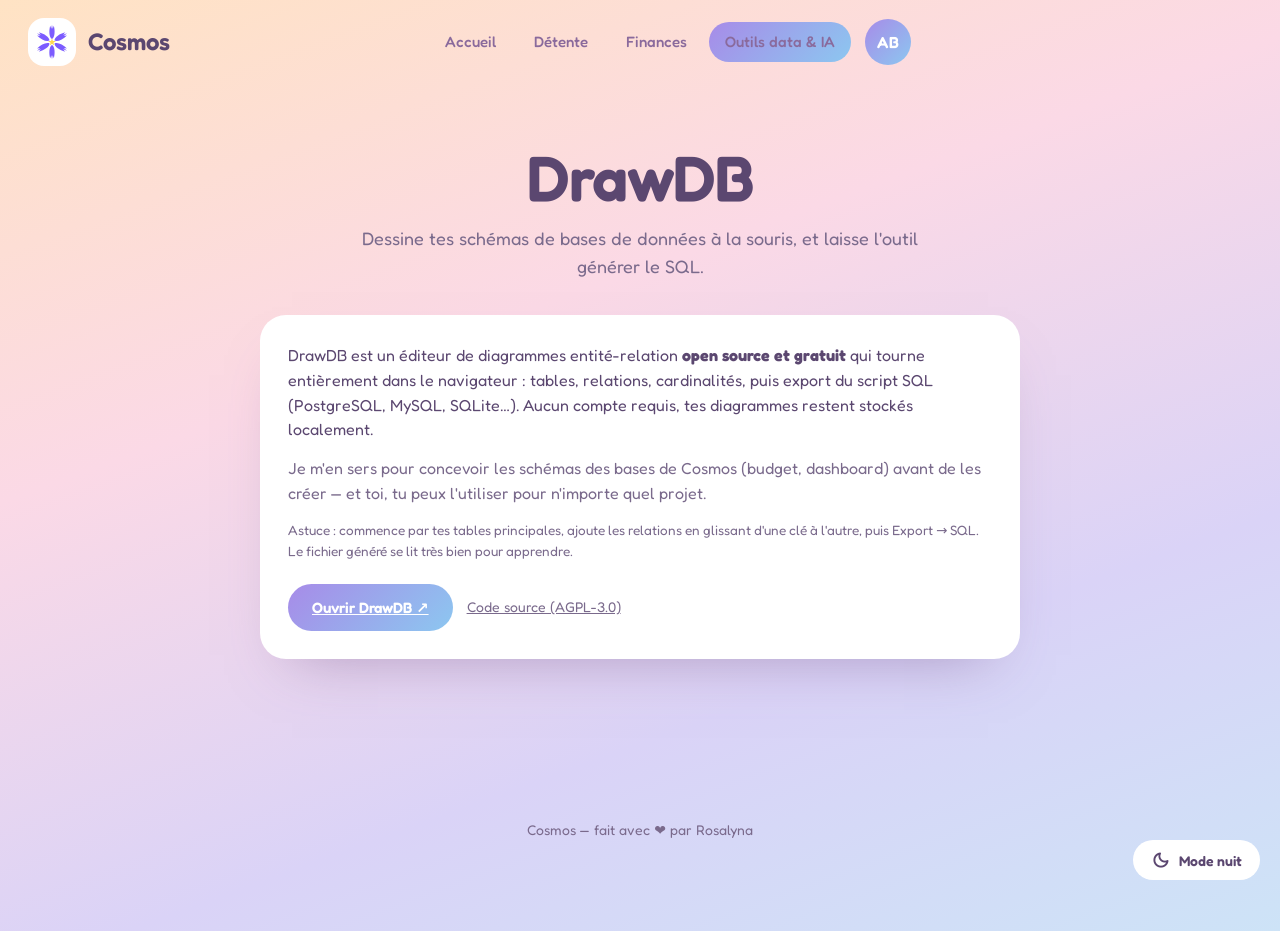
<file: ia/drawdb/index.html>
<!DOCTYPE html>
<html lang="fr">
<head>
  <meta charset="UTF-8">
  <meta name="viewport" content="width=device-width, initial-scale=1.0">
  <title>DrawDB — Cosmos</title>
  <link rel="icon" type="image/svg+xml" href="../../commun/img/favicon.svg">
  <link rel="stylesheet" href="../../commun/css/style.css">
</head>
<body class="p-ia" data-nav="Outils data & IA">

  <nav class="nav">
    <a class="brand" href="../../index.html">
      <span class="brand-logo">
        <img class="logo-day" src="../../commun/img/logo-day.svg" alt="">
        <img class="logo-night" src="../../commun/img/logo-night.svg" alt="">
      </span>
      <span class="brand-name">Cosmos</span>
    </a>
    <div class="nav-pills"></div>
    <div class="avatar">AB</div>
  </nav>

  <main class="page">
    <section class="hero">
      <h1>DrawDB</h1>
      <p class="lead">Dessine tes schémas de bases de données à la souris, et laisse l'outil générer le SQL.</p>
    </section>

    <section class="panneau" style="max-width:760px; margin:0 auto;">
      <p style="margin-bottom:14px;">DrawDB est un éditeur de diagrammes entité-relation <strong>open source et gratuit</strong> qui tourne entièrement dans le navigateur : tables, relations, cardinalités, puis export du script SQL (PostgreSQL, MySQL, SQLite…). Aucun compte requis, tes diagrammes restent stockés localement.</p>
      <p style="margin-bottom:14px; color:var(--ink2);">Je m'en sers pour concevoir les schémas des bases de Cosmos (budget, dashboard) avant de les créer — et toi, tu peux l'utiliser pour n'importe quel projet.</p>
      <p style="margin-bottom:22px; color:var(--ink2); font-size:13.5px;">Astuce : commence par tes tables principales, ajoute les relations en glissant d'une clé à l'autre, puis Export → SQL. Le fichier généré se lit très bien pour apprendre.</p>
      <div style="display:flex; gap:14px; flex-wrap:wrap; align-items:center;">
        <a class="bouton" href="https://drawdb.app" target="_blank" rel="noopener">Ouvrir DrawDB ↗</a>
        <a href="https://github.com/drawdb-io/drawdb" target="_blank" rel="noopener" style="color:var(--ink2); font-size:14px;">Code source (AGPL-3.0)</a>
      </div>
    </section>
  </main>

  <footer class="pied">Cosmos — fait avec ❤️ par Rosalyna</footer>
  <button class="theme-toggle" id="themeToggle" type="button">
    <span class="material-symbols-rounded" id="themeIcon" aria-hidden="true">dark_mode</span>
    <span id="themeLabel">Mode nuit</span>
  </button>
  <script src="../../commun/js/theme.js"></script>
  <script src="../../commun/js/projects.js"></script>
  <script src="../../commun/js/nav.js"></script>
</body>
</html>
</file>
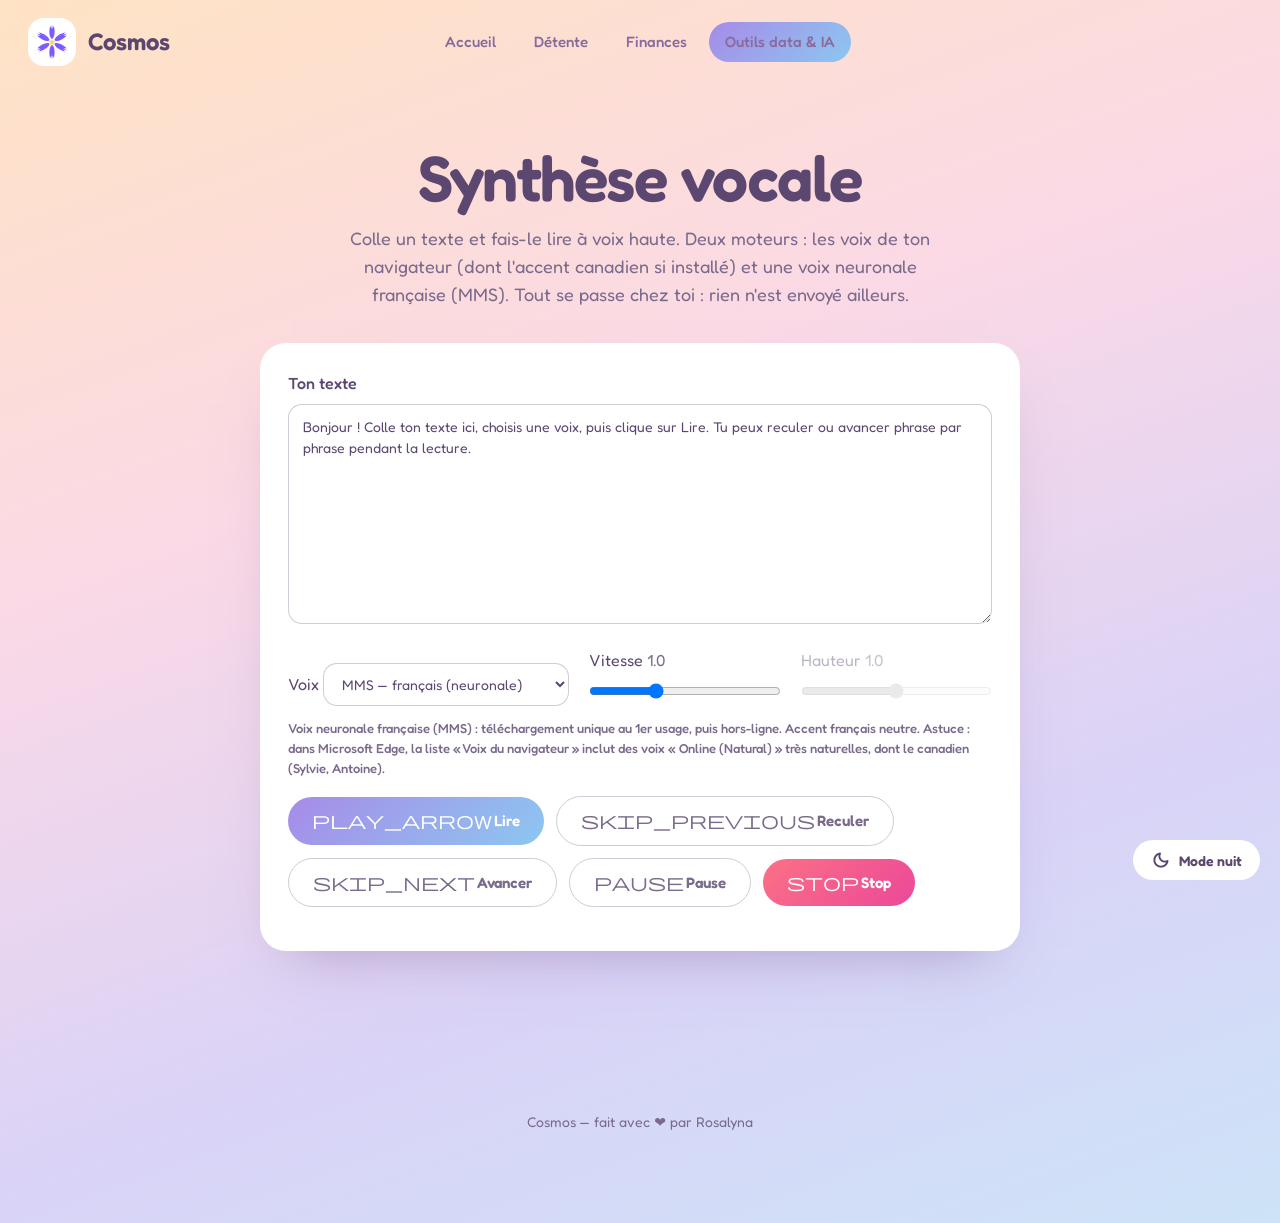
<file: ia/synthese-vocale/index.html>
<!DOCTYPE html>
<html lang="fr">
<head>
  <script>/*cosmos-antiflash*/ try{var t=localStorage.getItem("cosmos-theme");if(t==="dark"||(!t&&window.matchMedia("(prefers-color-scheme:dark)").matches))document.documentElement.classList.add("pre-dark");}catch(e){}</script>
  <meta charset="UTF-8">
  <meta name="viewport" content="width=device-width, initial-scale=1.0">
  <title>Synthèse vocale — Cosmos</title>
  <link rel="icon" type="image/svg+xml" href="../../commun/img/favicon.svg">
  <link rel="stylesheet" href="../../commun/css/style.css">
</head>
<body class="p-ia" data-nav="Outils data & IA">
<script>if(document.documentElement.classList.contains("pre-dark"))document.body.classList.add("dark");</script>

  <nav class="nav">
    <a class="brand" href="../../index.html">
      <span class="brand-logo">
        <img class="logo-day" src="../../commun/img/logo-day.svg" alt="">
        <img class="logo-night" src="../../commun/img/logo-night.svg" alt="">
      </span>
      <span class="brand-name">Cosmos</span>
    </a>
    <div class="nav-pills"></div>
  </nav>

  <main class="page">
    <section class="hero">
      <h1>Synthèse vocale</h1>
      <p class="lead">Colle un texte et fais-le lire à voix haute. Deux moteurs : les voix de ton navigateur (dont l'accent canadien si installé) et une voix neuronale française (MMS). Tout se passe chez toi : rien n'est envoyé ailleurs.</p>
    </section>

    <section class="panneau" style="max-width:760px; margin:0 auto;">
      <div id="indispo" style="display:none; background:#FFE5C2; color:#B26A00; border-radius:14px; padding:12px 16px; margin-bottom:20px; font-size:14px;">
        ⚠️ Ton navigateur ne propose pas de voix native. La voix neuronale reste utilisable.
      </div>

      <label for="texte" style="font-weight:500;">Ton texte</label>
      <textarea class="champ" id="texte" placeholder="Colle ou écris ici le texte à lire…" style="margin-top:8px;">Bonjour ! Colle ton texte ici, choisis une voix, puis clique sur Lire. Tu peux reculer ou avancer phrase par phrase pendant la lecture.</textarea>

      <div style="display:flex; gap:20px; flex-wrap:wrap; align-items:flex-end; margin-top:18px;">
        <label style="flex:1 1 240px;">Voix
          <select id="voix" class="champ" style="margin-top:6px;"></select>
        </label>
        <label style="flex:1 1 150px;">Vitesse <span id="vitesseVal" style="color:var(--ink2);">1.0</span>
          <input type="range" id="vitesse" min="0.5" max="2" step="0.1" value="1" style="width:100%; margin-top:10px;">
        </label>
        <label id="lblHauteur" style="flex:1 1 150px;">Hauteur <span id="hauteurVal" style="color:var(--ink2);">1.0</span>
          <input type="range" id="hauteur" min="0" max="2" step="0.1" value="1" style="width:100%; margin-top:10px;">
        </label>
      </div>

      <p class="statut" id="noteVoix" style="margin-top:12px; font-size:13px; display:none;"></p>

      <div style="display:flex; gap:12px; flex-wrap:wrap; align-items:center; margin-top:18px;">
        <button class="bouton" id="lire" type="button"><span class="material-symbols-rounded">play_arrow</span>Lire</button>
        <button class="bouton ghost" id="prec" type="button" disabled title="Phrase précédente"><span class="material-symbols-rounded">skip_previous</span>Reculer</button>
        <button class="bouton ghost" id="suiv" type="button" disabled title="Phrase suivante"><span class="material-symbols-rounded">skip_next</span>Avancer</button>
        <button class="bouton ghost" id="pause" type="button" disabled><span class="material-symbols-rounded">pause</span>Pause</button>
        <button class="bouton danger" id="stop" type="button" disabled><span class="material-symbols-rounded">stop</span>Stop</button>
      </div>

      <p class="statut" id="statut" style="margin-top:16px;"></p>

      <div id="lecture" style="display:none; margin-top:16px; padding:16px 18px; border-radius:16px; background:var(--soft,rgba(122,106,140,.06)); line-height:1.7; font-size:16px;"></div>
    </section>
  </main>

  <footer class="pied">Cosmos — fait avec ❤️ par Rosalyna</footer>
  <button class="theme-toggle" id="themeToggle" type="button">
    <span class="material-symbols-rounded" id="themeIcon" aria-hidden="true">dark_mode</span>
    <span id="themeLabel">Mode nuit</span>
  </button>
  <script src="../../commun/js/theme.js"></script>

  <script>
    const $ = (id) => document.getElementById(id);
    const synth = window.speechSynthesis;
    const TRANSFORMERS_URL = "https://cdn.jsdelivr.net/npm/@huggingface/transformers@3.5.1/dist/transformers.min.js";
    const NEURAL_VALUE = "neural:mms-fra";

    const statut = (t) => ($("statut").textContent = t);

    // ---------- Liste des voix ----------
    let voix = [];
    function peupler() {
      const sel = $("voix");
      const avant = sel.value;
      sel.innerHTML = "";

      const gN = document.createElement("optgroup");
      gN.label = "Voix neuronale (française)";
      const oN = document.createElement("option");
      oN.value = NEURAL_VALUE;
      oN.textContent = "MMS — français (neuronale)";
      gN.appendChild(oN);
      sel.appendChild(gN);

      voix = synth ? synth.getVoices() : [];
      const fr = voix.filter((v) => v.lang && v.lang.toLowerCase().startsWith("fr"));
      const liste = fr.length ? fr : voix;
      let ca = null;
      if (liste.length) {
        const gB = document.createElement("optgroup");
        gB.label = "Voix du navigateur";
        liste.forEach((v) => {
          const o = document.createElement("option");
          o.value = "nav:" + v.name;
          o.textContent = `${v.name} (${v.lang})`;
          gB.appendChild(o);
        });
        sel.appendChild(gB);
        ca = liste.find((v) => v.lang && v.lang.toLowerCase() === "fr-ca");
      }

      if (avant && [...sel.options].some((o) => o.value === avant)) sel.value = avant;
      else if (ca) sel.value = "nav:" + ca.name;
      else sel.value = NEURAL_VALUE;
      majNote();
    }

    function majNote() {
      const val = $("voix").value;
      const note = $("noteVoix");
      const neural = val.startsWith("neural:");
      $("lblHauteur").style.opacity = neural ? ".4" : "1";
      $("hauteur").disabled = neural;
      if (neural) {
        note.textContent = "Voix neuronale française (MMS) : téléchargement unique au 1er usage, puis hors-ligne. Accent français neutre. Astuce : dans Microsoft Edge, la liste « Voix du navigateur » inclut des voix « Online (Natural) » très naturelles, dont le canadien (Sylvie, Antoine).";
        note.style.display = "block";
        return;
      }
      const fr = voix.filter((v) => v.lang && v.lang.toLowerCase().startsWith("fr"));
      const ca = voix.find((v) => v.lang && v.lang.toLowerCase() === "fr-ca");
      if (ca) note.style.display = "none";
      else if (fr.length) {
        note.textContent = "Aucune voix canadienne (fr-CA) installée — voix française de substitution. Pour la voix canadienne : Réglages Windows → Heure et langue → Voix → Ajouter des voix → Français (Canada). Les voix les plus naturelles apparaissent dans Microsoft Edge.";
        note.style.display = "block";
      } else if (!voix.length) {
        note.textContent = "Aucune voix système détectée — utilise la voix neuronale ci-dessus.";
        note.style.display = "block";
      } else note.style.display = "none";
    }

    if (!synth) $("indispo").style.display = "block";
    peupler();
    if (synth) synth.onvoiceschanged = peupler;
    $("voix").addEventListener("change", majNote);
    $("vitesse").addEventListener("input", (e) => ($("vitesseVal").textContent = Number(e.target.value).toFixed(1)));
    $("hauteur").addEventListener("input", (e) => ($("hauteurVal").textContent = Number(e.target.value).toFixed(1)));

    // ---------- Outils audio ----------
    function rawToWavBlob(raw) {
      if (raw && typeof raw.toBlob === "function") { try { return raw.toBlob(); } catch (e) {} }
      const data = raw.audio, sr = raw.sampling_rate || 16000, n = data.length;
      const buf = new ArrayBuffer(44 + n * 2), dv = new DataView(buf);
      const ws = (o, s) => { for (let i = 0; i < s.length; i++) dv.setUint8(o + i, s.charCodeAt(i)); };
      ws(0, "RIFF"); dv.setUint32(4, 36 + n * 2, true); ws(8, "WAVE"); ws(12, "fmt ");
      dv.setUint32(16, 16, true); dv.setUint16(20, 1, true); dv.setUint16(22, 1, true);
      dv.setUint32(24, sr, true); dv.setUint32(28, sr * 2, true); dv.setUint16(32, 2, true);
      dv.setUint16(34, 16, true); ws(36, "data"); dv.setUint32(40, n * 2, true);
      let o = 44; for (let i = 0; i < n; i++) { const s = Math.max(-1, Math.min(1, data[i])); dv.setInt16(o, s < 0 ? s * 0x8000 : s * 0x7fff, true); o += 2; }
      return new Blob([buf], { type: "audio/wav" });
    }

    function decouper(t) {
      const parts = t.match(/[^.!?…\n]+[.!?…]*\s*/g) || [t];
      const out = []; let cur = "";
      for (const p of parts) { if ((cur + p).length > 350 && cur) { out.push(cur); cur = p; } else cur += p; }
      if (cur.trim()) out.push(cur);
      return out.map((s) => s.trim()).filter(Boolean);
    }

    // ---------- Lecteur unifié (phrase par phrase) ----------
    const P = { chunks: [], idx: 0, engine: null, stopped: false, paused: false, audio: null, url: null, tts: null, voiceName: null };

    function labelPause(ico) { $("pause").querySelector("span").textContent = ico; }
    function majBoutons(enLecture) {
      $("lire").disabled = enLecture;
      $("pause").disabled = $("stop").disabled = !enLecture;
      majNav(enLecture);
    }
    function majNav(enLecture) {
      $("prec").disabled = !enLecture || P.idx <= 0;
      $("suiv").disabled = !enLecture || P.idx >= P.chunks.length - 1;
    }
    function renderChunk(i, range) {
      const box = $("lecture"); box.style.display = "block";
      const t = P.chunks[i];
      if (range) {
        const mark = document.createElement("mark");
        mark.textContent = t.slice(range[0], range[1]);
        mark.style.cssText = "background:linear-gradient(135deg,#A78BE8,#8CC7F0); color:#fff; border-radius:6px; padding:1px 3px;";
        box.replaceChildren(document.createTextNode(t.slice(0, range[0])), mark, document.createTextNode(t.slice(range[1])));
      } else box.textContent = t;
    }
    function finir() { majBoutons(false); statut("Terminé ✓"); $("lecture").style.display = "none"; }

    async function ensureNeural() {
      if (P.tts) return P.tts;
      statut("Chargement du modèle neuronal français…");
      const { pipeline } = await import(TRANSFORMERS_URL);
      P.tts = await pipeline("text-to-speech", "Xenova/mms-tts-fra", {
        progress_callback: (p) => { if (p.status === "progress" && p.total) statut(`Téléchargement du modèle : ${Math.round((p.loaded / p.total) * 100)} %`); },
      });
      return P.tts;
    }

    async function playIndex(i) {
      if (P.stopped) return;
      if (i < 0) i = 0;
      if (i >= P.chunks.length) { finir(); return; }
      P.idx = i; P.paused = false; labelPause("pause"); majNav(true); renderChunk(i);

      if (P.engine === "neural") {
        statut(`Synthèse… (${i + 1}/${P.chunks.length})`);
        let out;
        try { out = await P.tts(P.chunks[i]); }
        catch (e) { majBoutons(false); statut("Erreur : " + e.message); return; }
        if (P.stopped || P.idx !== i) return;
        if (P.url) URL.revokeObjectURL(P.url);
        P.url = URL.createObjectURL(rawToWavBlob(out));
        P.audio = new Audio(P.url);
        P.audio.playbackRate = Number($("vitesse").value);
        P.audio.onended = () => { if (!P.stopped && P.idx === i) playIndex(i + 1); };
        P.audio.onerror = () => { majBoutons(false); statut("Erreur de lecture audio."); };
        statut(`Lecture… (${i + 1}/${P.chunks.length})`);
        try { await P.audio.play(); } catch (e) {}
      } else {
        statut(`Lecture… (${i + 1}/${P.chunks.length})`);
        const u = new SpeechSynthesisUtterance(P.chunks[i]);
        const v = voix.find((x) => x.name === P.voiceName);
        if (v) { u.voice = v; u.lang = v.lang; }
        u.rate = Number($("vitesse").value); u.pitch = Number($("hauteur").value);
        u.onboundary = (e) => {
          if (P.idx !== i || (e.name && e.name !== "word")) return;
          const d = e.charIndex; let f = d + (e.charLength || 0);
          if (!e.charLength) { const m = P.chunks[i].slice(d).match(/^\S+/); f = d + (m ? m[0].length : 1); }
          renderChunk(i, [d, f]);
        };
        u.onend = () => { if (!P.stopped && !P.paused && P.idx === i) playIndex(i + 1); };
        u.onerror = (e) => { if (e.error !== "canceled" && e.error !== "interrupted") { majBoutons(false); statut("Erreur : " + e.error); } };
        synth.speak(u);
      }
    }

    function stopperCourant() {
      if (synth) synth.cancel();
      if (P.audio) { P.audio.onended = null; P.audio.pause(); }
    }

    function allerA(i) {
      if (!P.chunks.length || P.stopped) return;
      stopperCourant();
      playIndex(Math.max(0, Math.min(P.chunks.length - 1, i)));
    }

    // ---------- Contrôles ----------
    $("lire").addEventListener("click", async () => {
      const texte = $("texte").value.trim();
      if (!texte) { statut("Écris ou colle un texte d'abord."); return; }
      stopperCourant();
      P.stopped = false; P.paused = false; P.chunks = decouper(texte); P.idx = 0;
      const val = $("voix").value;
      majBoutons(true); labelPause("pause");
      if (val.startsWith("neural:")) {
        P.engine = "neural";
        try { await ensureNeural(); }
        catch (e) { majBoutons(false); statut("Échec du chargement du modèle : " + e.message); return; }
        if (P.stopped) return;
        playIndex(0);
      } else {
        P.engine = "browser"; P.voiceName = val.slice(4);
        playIndex(0);
      }
    });

    $("prec").addEventListener("click", () => allerA(P.idx - 1));
    $("suiv").addEventListener("click", () => allerA(P.idx + 1));

    $("pause").addEventListener("click", () => {
      if (P.engine === "neural") {
        if (P.audio && !P.audio.paused) { P.audio.pause(); P.paused = true; labelPause("play_arrow"); statut("En pause."); }
        else if (P.audio) { P.audio.play(); P.paused = false; labelPause("pause"); statut("Lecture en cours…"); }
      } else if (synth) {
        if (synth.paused) { synth.resume(); P.paused = false; labelPause("pause"); statut("Lecture en cours…"); }
        else { synth.pause(); P.paused = true; labelPause("play_arrow"); statut("En pause."); }
      }
    });

    $("stop").addEventListener("click", () => {
      P.stopped = true; stopperCourant(); majBoutons(false); statut("Arrêté."); $("lecture").style.display = "none";
    });

    window.addEventListener("beforeunload", stopperCourant);
  </script>
  <script src="../../commun/js/projects.js"></script>
  <script src="../../commun/js/nav.js"></script>
</body>
</html>
</file>
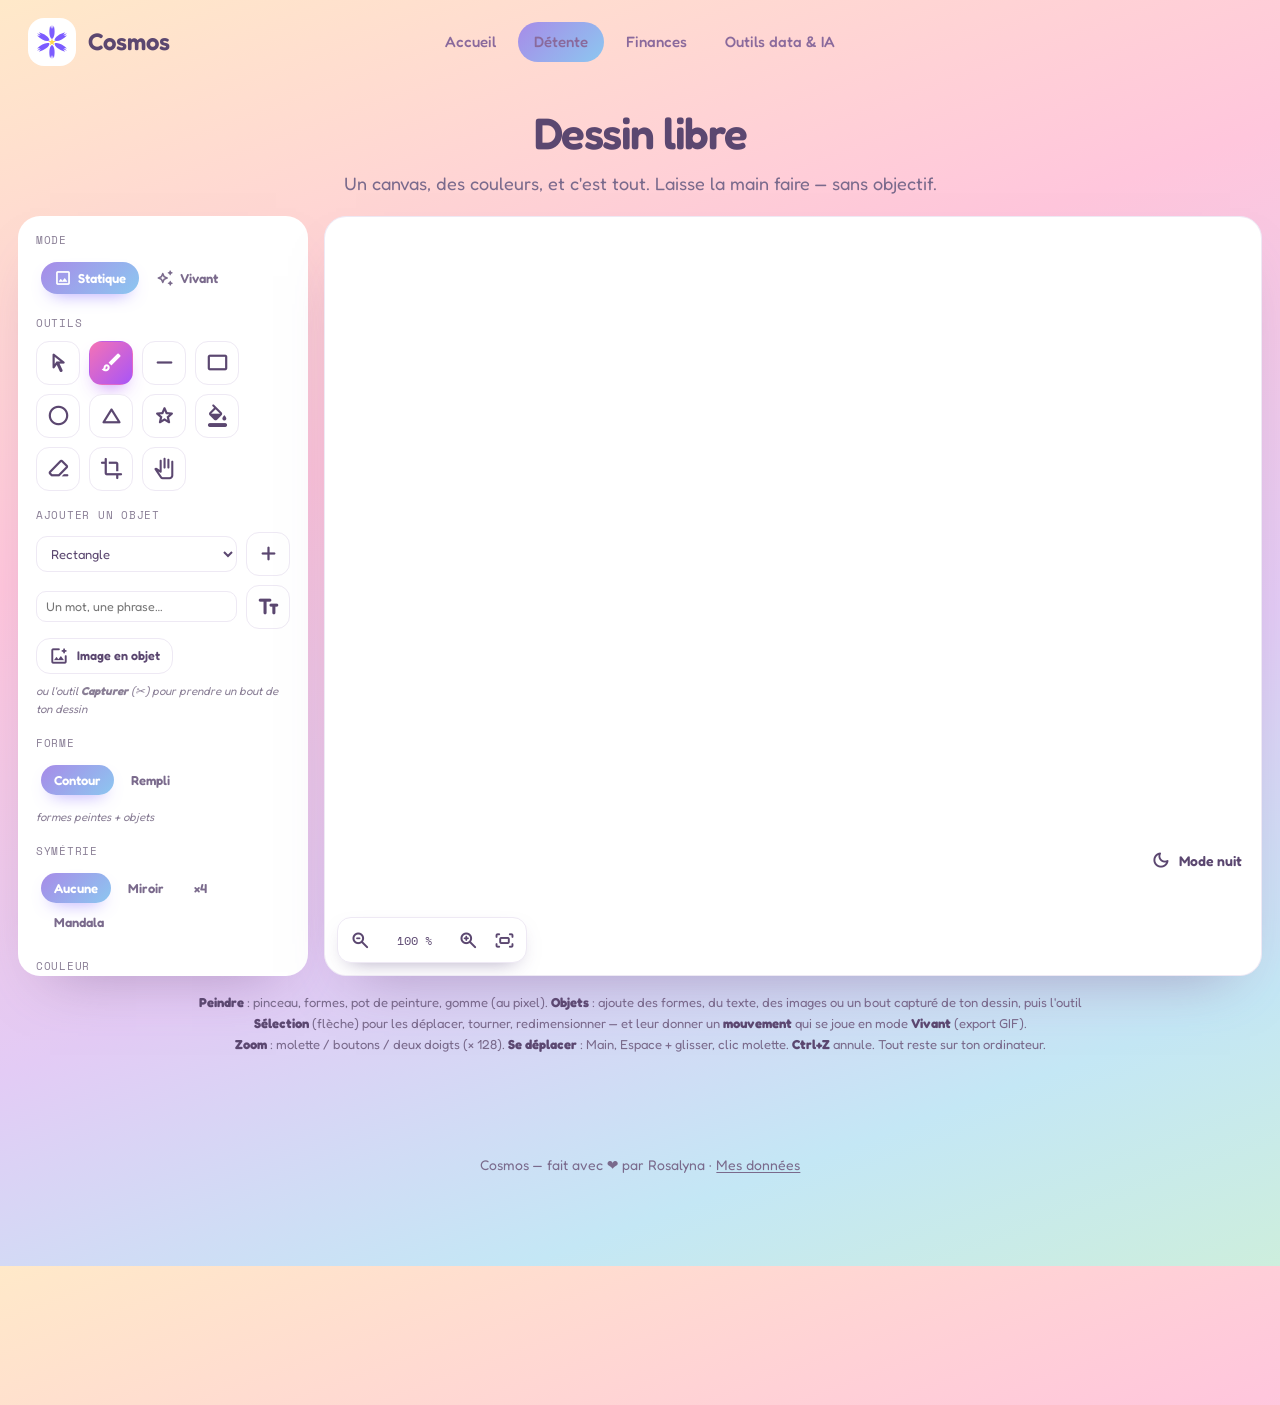
<file: detente/atelier/dessin-libre/index.html>
<!DOCTYPE html>
<html lang="fr">
<head>
  <script>/*cosmos-antiflash*/ try{var t=localStorage.getItem("cosmos-theme");if(t==="dark"||(!t&&window.matchMedia("(prefers-color-scheme:dark)").matches))document.documentElement.classList.add("pre-dark");}catch(e){}</script>
  <meta charset="UTF-8">
  <meta name="viewport" content="width=device-width, initial-scale=1.0">
  <title>Dessin libre — Cosmos</title>
  <link rel="icon" type="image/svg+xml" href="../../../commun/img/favicon.svg">
  <link rel="stylesheet" href="../../../commun/css/style.css">
  <style>
    body.p-atelier .page { max-width: none; padding: 18px 18px 60px; }
    .at-hero { text-align: center; padding: 8px 0 18px; }
    .at-hero h1 { font-size: clamp(30px, 5vw, 44px); }

    .atelier-scene { display: flex; gap: 16px; align-items: stretch; }
    .atelier-palette {
      flex: 0 0 290px; width: 290px; align-self: flex-start;
      background: var(--surface); border-radius: 22px; box-shadow: var(--shadow-card);
      padding: 16px 18px; display: flex; flex-direction: column; gap: 16px;
      max-height: calc(100vh - 140px); overflow-y: auto;
    }
    .at-grp { display: flex; flex-direction: column; gap: 9px; }
    .at-lbl { font-family: 'Space Mono', monospace; font-size: 10.5px; letter-spacing: .07em; text-transform: uppercase; color: var(--label); }
    .at-ctrls { display: flex; flex-wrap: wrap; align-items: center; gap: 9px; }

    .at-seg { display: inline-flex; flex-wrap: wrap; gap: 4px; background: var(--soft, #f1ecf7); border-radius: 999px; padding: 5px; }
    .at-seg button { border: 0; background: none; cursor: pointer; font-family: 'Fredoka', sans-serif; font-weight: 600; font-size: 13px; color: var(--ink2); padding: 7px 13px; border-radius: 999px; display: inline-flex; align-items: center; gap: 6px; transition: .15s; }
    .at-seg button .material-symbols-rounded { font-size: 18px; }
    .at-seg button.on { background: linear-gradient(135deg,#A78BE8,#8CC7F0); color: #fff; box-shadow: 0 8px 18px -10px rgba(124,92,255,.8); }

    .at-outil { width: 44px; height: 44px; border-radius: 13px; border: 1.5px solid var(--line); background: var(--field, #fff); color: var(--ink); cursor: pointer; display: inline-flex; align-items: center; justify-content: center; transition: .15s; font-family: inherit; }
    .at-outil .material-symbols-rounded { font-size: 23px; }
    .at-outil:hover { border-color: #A78BE8; }
    .at-outil.on { background: linear-gradient(135deg,#F472B6,#A855F7); color: #fff; border-color: transparent; box-shadow: 0 10px 20px -10px rgba(168,85,247,.85); }

    .at-swatch { width: 30px; height: 30px; border-radius: 50%; border: 2px solid rgba(255,255,255,.7); cursor: pointer; padding: 0; box-shadow: 0 2px 6px rgba(0,0,0,.18); transition: transform .12s; }
    .at-swatch:hover { transform: scale(1.12); }
    .at-swatch.on { outline: 3px solid var(--ink); outline-offset: 2px; }
    .at-swatch[data-color="#ffffff"] { border-color: var(--line); }
    .at-custom { background: conic-gradient(from 90deg, #ff4d4d, #ffd84d, #34d399, #22b4c4, #8cc7f0, #a855f7, #f472b6, #ff4d4d); border-color: rgba(255,255,255,.85); }
    .at-hint { font-size: 11.5px; color: var(--label); font-style: italic; }

    .at-slider-row { display: flex; align-items: center; gap: 10px; width: 100%; }
    .at-slider-row > .k { font-family: 'Space Mono', monospace; font-size: 10px; color: var(--label); min-width: 62px; }
    .at-size { flex: 1; min-width: 80px; accent-color: #A855F7; }
    .at-val { font-family: 'Space Mono', monospace; font-size: 12px; color: var(--ink2); min-width: 40px; text-align: right; }
    .at-check { display: flex; align-items: center; gap: 8px; font-size: 13px; color: var(--ink2); cursor: pointer; }
    .at-check input { accent-color: #A855F7; width: 16px; height: 16px; }
    .at-input { width: 76px; padding: 7px 9px; border-radius: 10px; border: 1.5px solid var(--line); background: var(--field, #fff); color: var(--ink); font-family: 'Space Mono', monospace; font-size: 12.5px; }
    .at-text-input { flex: 1; min-width: 120px; font-family: 'Fredoka', sans-serif; }
    .at-select { width: 100%; padding: 8px 10px; border-radius: 11px; border: 1.5px solid var(--line); background: var(--field, #fff); color: var(--ink); font-family: 'Fredoka', sans-serif; font-size: 13px; }
    .at-select.sm { width: auto; flex: 1; }
    .at-x { font-family: 'Space Mono', monospace; font-size: 12px; color: var(--label); }

    .at-btn { border: 0; cursor: pointer; font-family: 'Fredoka', sans-serif; font-weight: 600; font-size: 14px; color: #fff; padding: 11px 16px; border-radius: 14px; display: inline-flex; align-items: center; gap: 8px; transition: .15s; width: 100%; justify-content: center; }
    .at-btn .material-symbols-rounded { font-size: 20px; }
    .at-btn.png { background: linear-gradient(135deg,#34D399,#22B4C4); box-shadow: 0 10px 22px -12px rgba(34,180,196,.9); }
    .at-btn.gif { background: linear-gradient(135deg,#FBBF24,#FF7A45); box-shadow: 0 10px 22px -12px rgba(255,140,60,.9); margin-top: 8px; }
    .at-btn.ghost { background: var(--field,#fff); color: var(--ink); border: 1.5px solid var(--line); box-shadow: none; }
    .at-btn.ghost:hover { border-color: #A78BE8; }
    .at-btn:hover { filter: brightness(1.04); }
    .at-btn-sm { font-size: 12.5px; padding: 7px 12px; width: auto; }

    .toile { position: relative; flex: 1 1 auto; height: calc(100vh - 140px); min-height: 420px; border-radius: 22px; overflow: hidden; box-shadow: var(--shadow-card); background: #ece5f4; touch-action: none; border: 1px solid var(--line); }
    .toile canvas { display: block; touch-action: none; }
    .at-zoombar { position: absolute; left: 12px; bottom: 12px; z-index: 3; display: flex; align-items: center; gap: 2px; background: var(--surface); border-radius: 14px; padding: 5px; border: 1px solid var(--line); box-shadow: 0 8px 22px -12px rgba(80,60,120,.6); }
    .at-zoombar button { border: 0; background: none; cursor: pointer; color: var(--ink); width: 34px; height: 34px; border-radius: 10px; display: inline-flex; align-items: center; justify-content: center; font-family: 'Space Mono', monospace; font-size: 12px; }
    .at-zoombar button:hover { background: var(--soft, #f1ecf7); }
    .at-zoombar #zPct { width: auto; min-width: 70px; padding: 0 8px; }
    .at-zoombar .material-symbols-rounded { font-size: 21px; }

    .at-astuce { font-size: 13px; color: var(--ink2); margin: 16px auto 0; max-width: 920px; text-align: center; line-height: 1.6; }
    .at-astuce b { color: var(--ink); }

    .vivant-only { display: none; }
    .p-atelier.is-living .vivant-only { display: inline-flex; }
    .vivant-box { display: none; }
    .p-atelier.is-living .vivant-box { display: flex; }
    .bg-ctl { display: none; }
    body.has-bg .bg-ctl { display: flex; }
    .fill-ctl { display: none; }
    body.tool-fill .fill-ctl { display: flex; }
    .capture-ctl { display: none; }
    body.tool-capture .capture-ctl { display: flex; }
    .mandala-ctl { display: none; }
    body.sym-mandala .mandala-ctl { display: flex; }
    .sel-box { display: none; }
    body.has-sel .sel-box { display: flex; }

    @media (max-width: 760px) {
      .atelier-scene { flex-direction: column; }
      .atelier-palette { flex: none; width: auto; max-height: none; overflow: visible; }
      .toile { height: 62vh; }
    }
  </style>
</head>
<body class="p-detente p-atelier" data-nav="Détente">
<script>if(document.documentElement.classList.contains("pre-dark"))document.body.classList.add("dark");</script>

  <nav class="nav">
    <a class="brand" href="../../../index.html">
      <span class="brand-logo">
        <img class="logo-day" src="../../../commun/img/logo-day.svg" alt="">
        <img class="logo-night" src="../../../commun/img/logo-night.svg" alt="">
      </span>
      <span class="brand-name">Cosmos</span>
    </a>
    <div class="nav-pills"></div>
  </nav>

  <main class="page">
    <section class="hero at-hero">
      <h1>Dessin libre</h1>
      <p class="lead">Un canvas, des couleurs, et c'est tout. Laisse la main faire — sans objectif.</p>
    </section>

    <div class="atelier-scene">
      <aside class="atelier-palette">

        <div class="at-grp">
          <span class="at-lbl">Mode</span>
          <div class="at-seg" id="modeSeg">
            <button type="button" data-mode="static" class="on"><span class="material-symbols-rounded" aria-hidden="true">image</span>Statique</button>
            <button type="button" data-mode="living"><span class="material-symbols-rounded" aria-hidden="true">auto_awesome</span>Vivant</button>
          </div>
        </div>

        <div class="at-grp">
          <span class="at-lbl">Outils</span>
          <div class="at-ctrls">
            <button type="button" class="at-outil" data-tool="select" title="Sélection / objets" aria-label="Sélection"><span class="material-symbols-rounded" aria-hidden="true">arrow_selector_tool</span></button>
            <button type="button" class="at-outil on" data-tool="brush" title="Pinceau" aria-label="Pinceau"><span class="material-symbols-rounded" aria-hidden="true">brush</span></button>
            <button type="button" class="at-outil" data-tool="line" title="Ligne" aria-label="Ligne"><span class="material-symbols-rounded" aria-hidden="true">horizontal_rule</span></button>
            <button type="button" class="at-outil" data-tool="rect" title="Rectangle" aria-label="Rectangle"><span class="material-symbols-rounded" aria-hidden="true">rectangle</span></button>
            <button type="button" class="at-outil" data-tool="ellipse" title="Cercle / ellipse" aria-label="Cercle"><span class="material-symbols-rounded" aria-hidden="true">radio_button_unchecked</span></button>
            <button type="button" class="at-outil" data-tool="triangle" title="Triangle" aria-label="Triangle"><span class="material-symbols-rounded" aria-hidden="true">change_history</span></button>
            <button type="button" class="at-outil" data-tool="star" title="Étoile" aria-label="Étoile"><span class="material-symbols-rounded" aria-hidden="true">star</span></button>
            <button type="button" class="at-outil" data-tool="fill" title="Remplissage (pot de peinture)" aria-label="Remplissage"><span class="material-symbols-rounded" aria-hidden="true">format_color_fill</span></button>
            <button type="button" class="at-outil" data-tool="eraser" title="Gomme" aria-label="Gomme"><span class="material-symbols-rounded" aria-hidden="true">ink_eraser</span></button>
            <button type="button" class="at-outil" data-tool="capture" title="Capturer une zone du dessin → objet" aria-label="Capturer une zone"><span class="material-symbols-rounded" aria-hidden="true">crop</span></button>
            <button type="button" class="at-outil" data-tool="pan" title="Déplacer la vue (ou Espace + glisser)" aria-label="Déplacer la vue"><span class="material-symbols-rounded" aria-hidden="true">pan_tool</span></button>
            <button type="button" class="at-outil vivant-only" data-tool="sparkle" title="Paillettes" aria-label="Paillettes"><span class="material-symbols-rounded" aria-hidden="true">auto_awesome</span></button>
          </div>
          <div class="at-slider-row fill-ctl"><span class="k">Tolérance</span><input type="range" class="at-size" id="tol" min="0" max="60" value="15"><span class="at-val" id="tolVal">15</span></div>
          <span class="at-hint fill-ctl">clique dans une zone fermée pour la remplir</span>
          <label class="at-check capture-ctl"><input type="checkbox" id="cutOrig" checked> effacer la zone d'origine (couper)</label>
          <span class="at-hint capture-ctl">encadre une zone du dessin : elle devient un objet (fond transparent)</span>
        </div>

        <div class="at-grp">
          <span class="at-lbl">Ajouter un objet</span>
          <div class="at-ctrls">
            <select class="at-select sm" id="shapeKind" aria-label="Forme à ajouter">
              <option value="rect">Rectangle</option>
              <option value="ellipse">Cercle</option>
              <option value="triangle">Triangle</option>
              <option value="star">Étoile</option>
              <option value="line">Ligne</option>
            </select>
            <button type="button" class="at-outil" id="btnAddShape" title="Ajouter la forme" aria-label="Ajouter la forme"><span class="material-symbols-rounded" aria-hidden="true">add</span></button>
          </div>
          <div class="at-ctrls">
            <input type="text" class="at-input at-text-input" id="objText" placeholder="Un mot, une phrase…" maxlength="80">
            <button type="button" class="at-outil" id="btnAddText" title="Ajouter le texte" aria-label="Ajouter le texte"><span class="material-symbols-rounded" aria-hidden="true">text_fields</span></button>
          </div>
          <div class="at-ctrls">
            <button type="button" class="at-btn ghost at-btn-sm" id="btnObjImg"><span class="material-symbols-rounded" aria-hidden="true">add_photo_alternate</span>Image en objet</button>
            <input type="file" id="objImgFile" accept="image/*" style="position:absolute;width:1px;height:1px;opacity:0;pointer-events:none;">
          </div>
          <span class="at-hint">ou l'outil <b>Capturer</b> (✂) pour prendre un bout de ton dessin</span>
        </div>

        <div class="at-grp sel-box" data-tab="objets">
          <span class="at-lbl">Objet sélectionné</span>
          <div class="at-ctrls">
            <button type="button" class="at-outil" id="btnDup" title="Dupliquer" aria-label="Dupliquer"><span class="material-symbols-rounded" aria-hidden="true">content_copy</span></button>
            <button type="button" class="at-outil" id="btnDel" title="Supprimer (Suppr)" aria-label="Supprimer"><span class="material-symbols-rounded" aria-hidden="true">delete</span></button>
            <button type="button" class="at-outil" id="btnFront" title="Mettre devant" aria-label="Devant"><span class="material-symbols-rounded" aria-hidden="true">flip_to_front</span></button>
            <button type="button" class="at-outil" id="btnBack" title="Mettre derrière" aria-label="Derrière"><span class="material-symbols-rounded" aria-hidden="true">flip_to_back</span></button>
            <button type="button" class="at-outil" id="btnSimilar" title="Sélectionner les semblables (même type + couleur)" aria-label="Sélectionner les semblables"><span class="material-symbols-rounded" aria-hidden="true">filter_alt</span></button>
          </div>
          <span class="at-hint">Couleur, Remplissage, Taille et Opacité s'appliquent à la sélection. <b>Semblables</b> (entonnoir) = tous les objets de même type et couleur.</span>
        </div>

        <div class="at-grp sel-box" data-tab="objets">
          <span class="at-lbl">Mouvement</span>
          <select class="at-select" id="motionKind" aria-label="Type de mouvement">
            <option value="none">Aucun (immobile)</option>
            <option value="float">Flottement (haut-bas)</option>
            <option value="spin">Rotation</option>
            <option value="pulse">Pulsation</option>
            <option value="orbit">Orbite</option>
            <option value="sway">Balancement</option>
            <option value="blink">Clignotement</option>
          </select>
          <div class="at-slider-row"><span class="k">Vitesse</span><input type="range" class="at-size" id="motionSpeed" min="1" max="6" value="2"><span class="at-val" id="motionSpeedVal">2</span></div>
          <div class="at-slider-row"><span class="k">Amplitude</span><input type="range" class="at-size" id="motionAmp" min="5" max="200" value="60"><span class="at-val" id="motionAmpVal">60</span></div>
          <span class="at-hint">se joue en mode <b>Vivant</b> · exporté en GIF</span>
        </div>

        <div class="at-grp" data-tab="peindre objets">
          <span class="at-lbl">Forme</span>
          <div class="at-ctrls">
            <div class="at-seg" id="fillSeg">
              <button type="button" data-fill="0" class="on">Contour</button>
              <button type="button" data-fill="1">Rempli</button>
            </div>
          </div>
          <span class="at-hint">formes peintes + objets</span>
        </div>

        <div class="at-grp" data-tab="peindre">
          <span class="at-lbl">Symétrie</span>
          <div class="at-ctrls">
            <div class="at-seg" id="symSeg">
              <button type="button" data-sym="none" class="on">Aucune</button>
              <button type="button" data-sym="mirror">Miroir</button>
              <button type="button" data-sym="quad">×4</button>
              <button type="button" data-sym="mandala">Mandala</button>
            </div>
          </div>
          <div class="at-slider-row mandala-ctl"><span class="k">Branches</span><input type="range" class="at-size" id="branches" min="2" max="24" value="6"><span class="at-val" id="branchesVal">6</span></div>
          <label class="at-check mandala-ctl"><input type="checkbox" id="mirrorChk" checked> Reflet (kaléidoscope)</label>
        </div>

        <div class="at-grp" data-tab="peindre objets">
          <span class="at-lbl">Couleur</span>
          <div class="at-ctrls">
            <button class="at-swatch on" data-color="#A855F7" style="background:#A855F7" aria-label="violet"></button>
            <button class="at-swatch" data-color="#7C5CFF" style="background:#7C5CFF" aria-label="indigo"></button>
            <button class="at-swatch" data-color="#8CC7F0" style="background:#8CC7F0" aria-label="ciel"></button>
            <button class="at-swatch" data-color="#34D399" style="background:#34D399" aria-label="vert"></button>
            <button class="at-swatch" data-color="#22B4C4" style="background:#22B4C4" aria-label="turquoise"></button>
            <button class="at-swatch" data-color="#FBBF24" style="background:#FBBF24" aria-label="jaune"></button>
            <button class="at-swatch" data-color="#FF7A45" style="background:#FF7A45" aria-label="orange"></button>
            <button class="at-swatch" data-color="#F472B6" style="background:#F472B6" aria-label="rose"></button>
            <button class="at-swatch" data-color="#EC4899" style="background:#EC4899" aria-label="magenta"></button>
            <button class="at-swatch" data-color="#5b4770" style="background:#5b4770" aria-label="prune"></button>
            <button class="at-swatch" data-color="#ffffff" style="background:#ffffff" aria-label="blanc"></button>
            <button class="at-swatch at-custom" id="customBtn" type="button" title="Couleur personnalisée (roue + RGB/hex)" aria-label="Couleur personnalisée"></button>
            <input type="color" id="customColor" value="#A855F7" style="position:absolute;width:1px;height:1px;opacity:0;pointer-events:none;">
          </div>
        </div>

        <div class="at-grp" data-tab="peindre objets">
          <span class="at-lbl">Trait</span>
          <div class="at-slider-row"><span class="k">Taille</span><input type="range" class="at-size" id="size" min="1" max="200" value="10"><span class="at-val" id="sizeVal">10</span></div>
          <div class="at-slider-row"><span class="k">Opacité</span><input type="range" class="at-size" id="opacity" min="5" max="100" value="100"><span class="at-val" id="opacityVal">100%</span></div>
        </div>

        <div class="at-grp" data-tab="scene">
          <span class="at-lbl">Toile</span>
          <select class="at-select" id="docPreset" aria-label="Format de la toile">
            <option value="">Choisir un format…</option>
            <option value="screen">Taille de l'écran</option>
            <option value="1080x1080">Carré — 1080 × 1080</option>
            <option value="1920x1080">Paysage HD — 1920 × 1080</option>
            <option value="1080x1920">Portrait (story) — 1080 × 1920</option>
            <option value="2480x3508">A4 portrait 300 dpi — 2480 × 3508</option>
            <option value="3508x2480">A4 paysage 300 dpi — 3508 × 2480</option>
            <option value="4000x4000">Grand carré — 4000 × 4000</option>
          </select>
          <div class="at-ctrls">
            <input type="number" class="at-input" id="docW" min="64" max="4000" aria-label="Largeur en pixels">
            <span class="at-x">×</span>
            <input type="number" class="at-input" id="docH" min="64" max="4000" aria-label="Hauteur en pixels">
            <button type="button" class="at-btn ghost at-btn-sm" id="btnDocApply">Appliquer</button>
          </div>
          <span class="at-hint">en pixels (64 à 4000) — le dessin est gardé et recentré</span>
        </div>

        <div class="at-grp" data-tab="scene">
          <span class="at-lbl">Image de fond</span>
          <div class="at-ctrls">
            <button type="button" class="at-btn ghost at-btn-sm" id="btnImg"><span class="material-symbols-rounded" aria-hidden="true">add_photo_alternate</span>Choisir une image</button>
            <button type="button" class="at-btn ghost at-btn-sm bg-ctl" id="btnImgDel"><span class="material-symbols-rounded" aria-hidden="true">hide_image</span>Retirer</button>
            <input type="file" id="imgFile" accept="image/*" style="position:absolute;width:1px;height:1px;opacity:0;pointer-events:none;">
          </div>
          <div class="at-slider-row bg-ctl"><span class="k">Rotation</span><input type="range" class="at-size" id="bgRot" min="0" max="360" value="0"><span class="at-val" id="bgRotVal">0°</span></div>
          <div class="at-slider-row bg-ctl"><span class="k">Opacité</span><input type="range" class="at-size" id="bgAlpha" min="5" max="100" value="55"><span class="at-val" id="bgAlphaVal">55%</span></div>
        </div>

        <div class="at-grp vivant-box" data-tab="scene">
          <span class="at-lbl">Paillettes — forme</span>
          <div class="at-ctrls">
            <div class="at-seg" id="vivShapeSeg">
              <button type="button" data-vs="star" class="on">Étoile</button>
              <button type="button" data-vs="circle">Rond</button>
              <button type="button" data-vs="heart">Cœur</button>
            </div>
          </div>
          <div class="at-slider-row"><span class="k">Densité</span><input type="range" class="at-size" id="vivDens" min="1" max="6" value="2"><span class="at-val" id="vivDensVal">2</span></div>
          <span class="at-lbl" style="margin-top:4px;">Sens</span>
          <div class="at-ctrls">
            <div class="at-seg" id="vivSensSeg">
              <button type="button" data-vd="up" class="on">Montée</button>
              <button type="button" data-vd="down">Chute</button>
              <button type="button" data-vd="burst">Explosion</button>
            </div>
          </div>
        </div>

        <div class="at-grp">
          <span class="at-lbl">Actions</span>
          <div class="at-ctrls">
            <button type="button" class="at-outil" id="btnUndo" title="Annuler (Ctrl+Z)" aria-label="Annuler"><span class="material-symbols-rounded" aria-hidden="true">undo</span></button>
            <button type="button" class="at-outil" id="btnClear" title="Tout effacer" aria-label="Tout effacer"><span class="material-symbols-rounded" aria-hidden="true">delete_sweep</span></button>
          </div>
        </div>

        <div class="at-grp">
          <span class="at-lbl">Garder</span>
          <button type="button" class="at-btn png" id="btnPng"><span class="material-symbols-rounded" aria-hidden="true">download</span>Enregistrer l'image</button>
          <button type="button" class="at-btn gif vivant-only" id="btnGif"><span class="material-symbols-rounded" aria-hidden="true">movie</span>Enregistrer le GIF</button>
        </div>

      </aside>

      <div class="toile" id="toile">
        <div class="at-zoombar" aria-label="Zoom">
          <button type="button" id="zOut" title="Dézoomer" aria-label="Dézoomer"><span class="material-symbols-rounded" aria-hidden="true">zoom_out</span></button>
          <button type="button" id="zPct" title="Revenir à 100 %">100 %</button>
          <button type="button" id="zIn" title="Zoomer" aria-label="Zoomer"><span class="material-symbols-rounded" aria-hidden="true">zoom_in</span></button>
          <button type="button" id="zFit" title="Voir toute la toile" aria-label="Voir toute la toile"><span class="material-symbols-rounded" aria-hidden="true">fit_screen</span></button>
        </div>
      </div>
    </div>

    <p class="at-astuce">
      <b>Peindre</b> : pinceau, formes, pot de peinture, gomme (au pixel). <b>Objets</b> : ajoute des formes, du texte, des images ou un bout capturé de ton dessin,
      puis l'outil <b>Sélection</b> (flèche) pour les déplacer, tourner, redimensionner — et leur donner un <b>mouvement</b> qui se joue en mode <b>Vivant</b> (export GIF).<br>
      <b>Zoom</b> : molette / boutons / deux doigts (× 128). <b>Se déplacer</b> : Main, Espace + glisser, clic molette. <b>Ctrl+Z</b> annule. Tout reste sur ton ordinateur.
    </p>
  </main>

  <footer class="pied">Cosmos — fait avec ❤️ par Rosalyna · <a class="pied-lien" href="../../../donnees/index.html">Mes données</a></footer>
  <button class="theme-toggle" id="themeToggle" type="button">
    <span class="material-symbols-rounded" id="themeIcon" aria-hidden="true">dark_mode</span>
    <span id="themeLabel">Mode nuit</span>
  </button>

  <script src="../../../commun/js/vendor/p5.min.js"></script>
  <script>
  /* ====================================================================
     DESSIN LIBRE — p5.js (mode instance)
     Couche PEINTURE (pixels) : papier → image de fond → pg → paillettes.
     Couche OBJETS (vectoriels) par-dessus : formes/texte/images/vignettes,
       sélectionnables, déplaçables, avec un mouvement en boucle (mode Vivant).
     ==================================================================== */
  (function () {
    const PAPER = '#ffffff';
    const COLORS = ['#A855F7','#7C5CFF','#8CC7F0','#34D399','#22B4C4','#FBBF24','#FF7A45','#F472B6','#EC4899','#5b4770','#ffffff'];
    const ZMIN = 0.05, ZMAX = 128, DOCMIN = 64, DOCMAX = 4000, LOOP = 4000;
    const state = {
      tool: 'brush', color: '#A855F7', size: 10, opacity: 100, mode: 'static',
      fill: false, sym: 'none', branches: 6, mirror: true, tol: 15,
      bgRot: 0, bgAlpha: 55, vivShape: 'star', vivDens: 2, vivSens: 'up',
      shapeKind: 'rect', motionKind: 'none', motionSpeed: 2, motionAmp: 60, cutCapture: true
    };
    const holder = document.getElementById('toile');
    const api = {};
    const view = { zoom: 1, panX: 0, panY: 0, fit: true };
    let docW = 800, docH = 600;
    let pg, layer, bgImage = null, particles = [], undoStack = [], lastAmbient = 0;
    let objects = [], sel = [], nextId = 1;
    let drag = null, pinch = null, spaceDown = false, cnvElt = null;
    const PAINT = ['brush', 'line', 'rect', 'ellipse', 'triangle', 'star'];
    const SHAPES = ['line', 'rect', 'ellipse', 'triangle', 'star'];
    const isShape = (t) => SHAPES.includes(t);
    const clamp = (v, a, b) => Math.max(a, Math.min(b, v));

    const sketch = (s) => {
      const newLayer = (w, h) => { const g = s.createGraphics(w, h); g.pixelDensity(1); return g; };
      const toDoc = (x, y) => ({ x: (x - view.panX) / view.zoom, y: (y - view.panY) / view.zoom });
      const toScr = (x, y) => ({ x: view.panX + x * view.zoom, y: view.panY + y * view.zoom });
      const refresh = () => { if (pg && state.mode === 'static') s.redraw(); };
      const pScale = () => Math.max(1, Math.min(docW, docH) / 700);
      const animU = () => (s.millis() % LOOP) / LOOP;

      s.setup = () => {
        const w = Math.max(200, holder.clientWidth | 0), h = Math.max(200, holder.clientHeight | 0);
        const c = s.createCanvas(w, h); c.parent(holder); cnvElt = c.elt;
        s.pixelDensity(1);
        docW = w; docH = h;
        pg = newLayer(docW, docH); layer = newLayer(docW, docH);
        fitView(); syncDocInputs(); setCursor();
        s.noLoop();
      };

      s.draw = () => {
        const dark = document.body.classList.contains('dark');
        s.background(dark ? '#221b35' : '#ece5f4');
        const ctx = s.drawingContext;
        const animate = state.mode === 'living', u = animate ? animU() : 0;
        s.push();
        s.translate(view.panX, view.panY); s.scale(view.zoom);
        ctx.save();
        ctx.beginPath(); ctx.rect(0, 0, docW, docH); ctx.clip();
        s.noStroke(); s.fill(PAPER); s.rect(0, 0, docW, docH);
        ctx.imageSmoothingEnabled = view.zoom < 3;
        if (bgImage) drawBg(s);
        s.image(pg, 0, 0);
        if (drag && (drag.kind === 'brush' || drag.kind === 'shape')) { ctx.globalAlpha = state.opacity / 100; s.image(layer, 0, 0); ctx.globalAlpha = 1; }
        for (const o of objects) drawObject(s, o, u, animate);
        if (animate) {
          const interval = Math.max(3, 14 - state.vivDens * 2), cap = 60 + state.vivDens * 50;
          if (s.frameCount - lastAmbient > interval && particles.length < cap) { spawn(s.random(docW), s.random(docH), true); lastAmbient = s.frameCount; }
          stepParticles();
        }
        ctx.restore();
        if (docW * view.zoom < s.width - 1 || docH * view.zoom < s.height - 1) { s.noFill(); s.stroke(120, 100, 150, 80); s.strokeWeight(1 / view.zoom); s.rect(0, 0, docW, docH); }
        if (state.mode === 'static' && state.tool === 'select' && sel.length) drawMotionGuides();
        s.pop();
        if (state.tool === 'select' && state.mode === 'static') drawHandles();
        if (drag && (drag.kind === 'marquee' || drag.kind === 'capture')) drawMarquee();
      };

      /* ---------------- Entrées ---------------- */
      s.mousePressed = (e) => { if (!e || e.target !== cnvElt || e.button === 2) return; startDrag(s.mouseX, s.mouseY, e.button === 1); return false; };
      s.mouseDragged = (e) => { if (!drag) return; if (e && e.type === 'mousemove' && e.buttons === 0) { endDrag(); return; } moveDrag(s.mouseX, s.mouseY); return false; };
      s.mouseReleased = () => { if (drag) endDrag(); };
      s.touchStarted = (e) => { if (!e || e.target !== cnvElt) return; if (s.touches.length >= 2) { cancelDrag(); startPinch(); return false; } startDrag(s.mouseX, s.mouseY, false); return false; };
      s.touchMoved = () => { if (pinch) { if (s.touches.length >= 2) movePinch(); return false; } if (drag) { moveDrag(s.mouseX, s.mouseY); return false; } };
      s.touchEnded = () => { if (pinch) { if (s.touches.length < 2) pinch = null; return false; } if (drag) endDrag(); };
      s.mouseWheel = (e) => {
        if (!e || e.target !== cnvElt) return;
        const d = e.deltaMode === 1 ? e.delta * 33 : e.delta;
        const mx = typeof e.offsetX === 'number' ? e.offsetX : s.mouseX, my = typeof e.offsetY === 'number' ? e.offsetY : s.mouseY;
        zoomAt(Math.exp(-d * 0.0015), mx, my); return false;
      };
      s.keyPressed = (e) => {
        const el = document.activeElement, tag = el ? el.tagName : '';
        if (tag === 'INPUT' || tag === 'SELECT' || tag === 'TEXTAREA') return;
        if (e.key === ' ') { if (tag === 'BUTTON') el.blur(); spaceDown = true; setCursor(); return false; }
        if ((e.ctrlKey || e.metaKey) && (e.key === 'z' || e.key === 'Z')) { undo(); return false; }
        if ((e.key === 'Delete' || e.key === 'Backspace') && sel.length) { deleteSel(); return false; }
      };
      s.keyReleased = (e) => { if (e.key === ' ') { spaceDown = false; setCursor(); return false; } };
      s.windowResized = () => { const w = holder.clientWidth | 0, h = holder.clientHeight | 0; if (w < 50 || h < 50) return; s.resizeCanvas(w, h); if (view.fit) fitView(); refresh(); };

      /* ---------------- Vue ---------------- */
      function fitView() { const z = Math.min(s.width / docW, s.height / docH); view.zoom = clamp(z, ZMIN, ZMAX); view.panX = (s.width - docW * view.zoom) / 2; view.panY = (s.height - docH * view.zoom) / 2; view.fit = true; updateZoomLabel(); }
      function zoomAt(f, mx, my) { const nz = clamp(view.zoom * f, ZMIN, ZMAX); const dx = (mx - view.panX) / view.zoom, dy = (my - view.panY) / view.zoom; view.zoom = nz; view.panX = mx - dx * nz; view.panY = my - dy * nz; view.fit = false; updateZoomLabel(); refresh(); }
      function updateZoomLabel() { const el = document.getElementById('zPct'); if (el) el.textContent = Math.round(view.zoom * 100).toLocaleString('fr-FR') + ' %'; }
      function startPinch() { const a = s.touches[0], b = s.touches[1]; pinch = { d: Math.hypot(b.x - a.x, b.y - a.y) || 1, mx: (a.x + b.x) / 2, my: (a.y + b.y) / 2, z: view.zoom, px: view.panX, py: view.panY }; }
      function movePinch() { const a = s.touches[0], b = s.touches[1]; const d = Math.hypot(b.x - a.x, b.y - a.y) || 1, mx = (a.x + b.x) / 2, my = (a.y + b.y) / 2; const nz = clamp(pinch.z * d / pinch.d, ZMIN, ZMAX); const dx = (pinch.mx - pinch.px) / pinch.z, dy = (pinch.my - pinch.py) / pinch.z; view.zoom = nz; view.panX = mx - dx * nz; view.panY = my - dy * nz; view.fit = false; updateZoomLabel(); refresh(); }
      function setCursor() {
        if (!cnvElt) return;
        const panning = drag && drag.kind === 'pan', panReady = spaceDown || state.tool === 'pan';
        cnvElt.style.cursor = panning ? 'grabbing' : panReady ? 'grab' : state.tool === 'select' ? 'default' : state.tool === 'fill' ? 'cell' : 'crosshair';
      }

      /* ---------------- Objets : rendu ---------------- */
      function motionOffset(o, u, animate) {
        let ox = 0, oy = 0, rot = 0, sc = 1, al = 1;
        const m = o.motion;
        if (animate && m && m.kind !== 'none') {
          const w = 2 * Math.PI * m.speed * u;
          if (m.kind === 'float') oy = m.amp * Math.sin(w);
          else if (m.kind === 'orbit') { ox = m.amp * Math.cos(w); oy = m.amp * Math.sin(w); }
          else if (m.kind === 'pulse') sc = 1 + (m.amp / 100) * Math.sin(w);
          else if (m.kind === 'sway') rot = (m.amp * 0.5) * Math.sin(w);
          else if (m.kind === 'spin') rot = 360 * m.speed * u;
          else if (m.kind === 'blink') al = 0.55 + 0.45 * Math.sin(w);
        }
        return { ox, oy, rot, sc, al };
      }
      function drawObject(g, o, u, animate) {
        const mo = motionOffset(o, u, animate);
        g.push();
        g.translate(o.x + mo.ox, o.y + mo.oy);
        g.rotate((o.rot + mo.rot) * Math.PI / 180);
        g.scale(mo.sc);
        const a = (o.opacity / 100) * mo.al;
        const w = o.w, h = o.h, col = s.color(o.color); col.setAlpha(a * 255);
        if (o.type === 'image') {
          const dc = g.drawingContext, ga = dc.globalAlpha; dc.globalAlpha = ga * a;
          g.imageMode(s.CENTER); g.image(o.img, 0, 0, w, h); dc.globalAlpha = ga;
        } else if (o.type === 'text') {
          g.noStroke(); g.fill(col); g.textAlign(s.CENTER, s.CENTER); g.textFont(o.font); g.textSize(o.size); g.text(o.text, 0, 0);
        } else if (o.type === 'line') {
          g.stroke(col); g.strokeWeight(o.lineW); g.strokeCap(s.ROUND); g.line(-w / 2, -h / 2, w / 2, h / 2);
        } else {
          if (o.fill) { g.fill(col); g.noStroke(); } else { g.noFill(); g.stroke(col); g.strokeWeight(o.lineW); g.strokeJoin(s.ROUND); }
          if (o.type === 'rect') g.rect(-w / 2, -h / 2, w, h, 8);
          else if (o.type === 'ellipse') g.ellipse(0, 0, w, h);
          else if (o.type === 'triangle') g.triangle(0, -h / 2, -w / 2, h / 2, w / 2, h / 2);
          else if (o.type === 'star') { const r = Math.min(w, h) / 2; g.beginShape(); for (let i = 0; i < 10; i++) { const an = -Math.PI / 2 + i * Math.PI / 5, rr = (i % 2 === 0) ? r : r * 0.45; g.vertex(Math.cos(an) * rr, Math.sin(an) * rr); } g.endShape(s.CLOSE); }
        }
        g.pop();
      }

      /* ---------------- Objets : sélection, poignées ---------------- */
      function corners(o) {   // en coordonnées document (au repos)
        const c = Math.cos(o.rot * Math.PI / 180), sn = Math.sin(o.rot * Math.PI / 180), hw = o.w / 2, hh = o.h / 2;
        return [[-hw, -hh], [hw, -hh], [hw, hh], [-hw, hh]].map(([x, y]) => ({ x: o.x + x * c - y * sn, y: o.y + x * sn + y * c }));
      }
      function toLocal(o, px, py) { const c = Math.cos(-o.rot * Math.PI / 180), sn = Math.sin(-o.rot * Math.PI / 180), dx = px - o.x, dy = py - o.y; return { x: dx * c - dy * sn, y: dx * sn + dy * c }; }
      function hitObject(px, py) {
        for (let i = objects.length - 1; i >= 0; i--) { const o = objects[i], l = toLocal(o, px, py); if (Math.abs(l.x) <= o.w / 2 + 4 && Math.abs(l.y) <= o.h / 2 + 4) return o; }
        return null;
      }
      function handlePoints(o) {           // en pixels écran
        const cs = corners(o).map((p) => toScr(p.x, p.y));
        const topMid = { x: (cs[0].x + cs[1].x) / 2, y: (cs[0].y + cs[1].y) / 2 };
        const ctr = toScr(o.x, o.y);
        let dx = topMid.x - ctr.x, dy = topMid.y - ctr.y; const len = Math.hypot(dx, dy) || 1; dx /= len; dy /= len;
        const rot = { x: topMid.x + dx * 26, y: topMid.y + dy * 26 };
        return { corners: cs, rot };
      }
      function drawHandles() {
        if (!sel.length) return;
        s.push();
        if (sel.length === 1) {
          const o = sel[0], hp = handlePoints(o);
          s.noFill(); s.stroke('#A855F7'); s.strokeWeight(1.5);
          s.beginShape(); hp.corners.forEach((p) => s.vertex(p.x, p.y)); s.endShape(s.CLOSE);
          const topMid = { x: (hp.corners[0].x + hp.corners[1].x) / 2, y: (hp.corners[0].y + hp.corners[1].y) / 2 };
          s.line(topMid.x, topMid.y, hp.rot.x, hp.rot.y);
          s.fill('#fff'); s.stroke('#A855F7');
          hp.corners.forEach((p) => s.rect(p.x - 5, p.y - 5, 10, 10, 2));
          s.circle(hp.rot.x, hp.rot.y, 12);
        } else {
          let x0 = 1e9, y0 = 1e9, x1 = -1e9, y1 = -1e9;
          sel.forEach((o) => corners(o).forEach((p) => { const sp = toScr(p.x, p.y); x0 = Math.min(x0, sp.x); y0 = Math.min(y0, sp.y); x1 = Math.max(x1, sp.x); y1 = Math.max(y1, sp.y); }));
          s.noFill(); s.stroke('#A855F7'); s.strokeWeight(1.5); s.drawingContext.setLineDash([6, 5]);
          s.rect(x0, y0, x1 - x0, y1 - y0); s.drawingContext.setLineDash([]);
        }
        s.pop();
      }
      function drawMarquee() {
        s.push(); s.noFill(); s.stroke('#7C5CFF'); s.strokeWeight(1.5); s.drawingContext.setLineDash([6, 4]);
        const a = toScr(drag.x0, drag.y0), b = toScr(drag.x1, drag.y1);
        s.rect(Math.min(a.x, b.x), Math.min(a.y, b.y), Math.abs(b.x - a.x), Math.abs(b.y - a.y));
        s.drawingContext.setLineDash([]); s.pop();
      }

      /* ---------------- Aperçu des mouvements (mode Statique) ----------------
         Fantômes en pointillé montrant où/comment l'objet sélectionné va bouger. */
      function gBox(o, dx, dy, sc) { sc = sc || 1; s.push(); s.translate(o.x + dx, o.y + dy); s.rotate(o.rot * Math.PI / 180); s.scale(sc); s.rect(-o.w / 2, -o.h / 2, o.w, o.h); s.pop(); }
      function gBoxR(o, deg) { s.push(); s.translate(o.x, o.y); s.rotate((o.rot + deg) * Math.PI / 180); s.rect(-o.w / 2, -o.h / 2, o.w, o.h); s.pop(); }
      function drawMotionGuides() {
        s.push(); s.noFill(); s.stroke(124, 92, 255, 160); s.strokeWeight(1.5 / view.zoom);
        s.drawingContext.setLineDash([6 / view.zoom, 5 / view.zoom]);
        for (const o of sel) {
          const m = o.motion; if (!m || m.kind === 'none') continue;
          const a = m.amp;
          if (m.kind === 'float') { gBox(o, 0, -a); gBox(o, 0, a); s.line(o.x, o.y - a, o.x, o.y + a); }
          else if (m.kind === 'orbit') { s.circle(o.x, o.y, a * 2); gBox(o, a, 0); }
          else if (m.kind === 'pulse') { gBox(o, 0, 0, 1 + a / 100); }
          else if (m.kind === 'spin') { s.circle(o.x, o.y, Math.hypot(o.w, o.h)); }
          else if (m.kind === 'sway') { gBoxR(o, a * 0.5); gBoxR(o, -a * 0.5); }
          else gBox(o, 0, 0);
        }
        s.drawingContext.setLineDash([]); s.pop();
      }

      /* ---------------- Gestes ---------------- */
      function startDrag(mx, my, middle) {
        const d = toDoc(mx, my);
        if (middle || spaceDown || state.tool === 'pan') { drag = { kind: 'pan', sx: mx, sy: my, px: view.panX, py: view.panY }; view.fit = false; setCursor(); return; }
        const t = state.tool;
        if (t === 'select') { startSelect(mx, my, d); return; }
        if (t === 'capture') { drag = { kind: 'capture', x0: d.x, y0: d.y, x1: d.x, y1: d.y }; refresh(); return; }
        if (t === 'sparkle') { drag = { kind: 'sparkle' }; burstSpawn(d.x, d.y); return; }
        if (t === 'fill') { pushUndo(); if (!floodFill(d.x, d.y)) undoStack.pop(); refresh(); return; }
        pushUndo();
        if (isShape(t)) { drag = { kind: 'shape', x0: d.x, y0: d.y, x1: d.x, y1: d.y }; layer.clear(); refresh(); return; }
        if (t === 'eraser') { drag = { kind: 'eraser', lx: d.x, ly: d.y }; eraseDot(d.x, d.y); refresh(); return; }
        drag = { kind: 'brush', lx: d.x, ly: d.y }; layer.clear(); brushDot(d.x, d.y); refresh();
      }
      function startSelect(mx, my, d) {
        if (sel.length === 1) {   // poignées ?
          const hp = handlePoints(sel[0]);
          if (Math.hypot(mx - hp.rot.x, my - hp.rot.y) <= 9) { pushUndo(); drag = { kind: 'objRotate', o: sel[0] }; return; }
          for (const p of hp.corners) if (Math.hypot(mx - p.x, my - p.y) <= 8) { pushUndo(); drag = { kind: 'objResize', o: sel[0] }; return; }
        }
        const hit = hitObject(d.x, d.y);
        if (hit) {
          if (!sel.includes(hit)) { if (!s.keyIsDown(16)) sel = []; sel.push(hit); syncSel(); }
          pushUndo();
          drag = { kind: 'objMove', sx: d.x, sy: d.y, orig: sel.map((o) => ({ o, x: o.x, y: o.y })) };
        } else {
          if (!s.keyIsDown(16)) { sel = []; syncSel(); }
          drag = { kind: 'marquee', x0: d.x, y0: d.y, x1: d.x, y1: d.y, add: s.keyIsDown(16), base: sel.slice() };
        }
        refresh();
      }
      function moveDrag(mx, my) {
        if (!drag) return;
        if (drag.kind === 'pan') { view.panX = drag.px + (mx - drag.sx); view.panY = drag.py + (my - drag.sy); refresh(); return; }
        const d = toDoc(mx, my);
        if (drag.kind === 'capture') { drag.x1 = d.x; drag.y1 = d.y; refresh(); return; }
        if (drag.kind === 'sparkle') { burstSpawn(d.x, d.y); return; }
        if (drag.kind === 'shape') { drag.x1 = d.x; drag.y1 = d.y; layer.clear(); drawShapeInto(layer, drag); refresh(); return; }
        if (drag.kind === 'eraser') { eraseSeg(drag.lx, drag.ly, d.x, d.y); drag.lx = d.x; drag.ly = d.y; refresh(); return; }
        if (drag.kind === 'brush') { brushSeg(drag.lx, drag.ly, d.x, d.y); drag.lx = d.x; drag.ly = d.y; refresh(); return; }
        if (drag.kind === 'objMove') { const ddx = d.x - drag.sx, ddy = d.y - drag.sy; drag.orig.forEach((it) => { it.o.x = it.x + ddx; it.o.y = it.y + ddy; }); refresh(); return; }
        if (drag.kind === 'objResize') { const o = drag.o, l = toLocal(o, d.x, d.y); o.w = Math.max(8, Math.abs(l.x) * 2); o.h = Math.max(8, Math.abs(l.y) * 2); if (o.type === 'text') o.size = o.h; refresh(); return; }
        if (drag.kind === 'objRotate') { const o = drag.o; o.rot = Math.atan2(d.y - o.y, d.x - o.x) * 180 / Math.PI + 90; refresh(); return; }
        if (drag.kind === 'marquee') { drag.x1 = d.x; drag.y1 = d.y; refresh(); return; }
      }
      function endDrag() {
        const d = drag; drag = null;
        if (!d) return;
        if (d.kind === 'shape') { const moved = Math.hypot(d.x1 - d.x0, d.y1 - d.y0) * view.zoom > 3; if (moved) commitLayer(); else undoStack.pop(); layer.clear(); }
        else if (d.kind === 'brush') { commitLayer(); layer.clear(); }
        else if (d.kind === 'capture') { captureRegion(d); }
        else if (d.kind === 'marquee') {
          const xa = Math.min(d.x0, d.x1), ya = Math.min(d.y0, d.y1), xb = Math.max(d.x0, d.x1), yb = Math.max(d.y0, d.y1);
          const picked = objects.filter((o) => o.x >= xa && o.x <= xb && o.y >= ya && o.y <= yb);
          sel = d.add ? Array.from(new Set(d.base.concat(picked))) : picked; syncSel();
        } else if (d.kind === 'objResize' || d.kind === 'objRotate') {
          if (d.o.type === 'text') measureText(d.o);
        }
        setCursor(); refresh();
      }
      function cancelDrag() { if (!drag) return; const k = drag.kind; drag = null; if (k === 'brush' || k === 'shape' || k === 'eraser') { layer.clear(); undo(); } setCursor(); refresh(); }
      function commitLayer() { const dc = pg.drawingContext; dc.globalAlpha = state.opacity / 100; pg.image(layer, 0, 0); dc.globalAlpha = 1; }

      /* ---------------- Symétrie (peinture) ---------------- */
      function symTransforms() {
        const S = state.sym;
        if (S === 'mirror') return [{ rot: 0, sx: 1, sy: 1 }, { rot: 0, sx: -1, sy: 1 }];
        if (S === 'quad') return [{ rot: 0, sx: 1, sy: 1 }, { rot: 0, sx: -1, sy: 1 }, { rot: 0, sx: 1, sy: -1 }, { rot: 0, sx: -1, sy: -1 }];
        if (S === 'mandala') { const a = [], n = state.branches; for (let i = 0; i < n; i++) { const r = i * 2 * Math.PI / n; a.push({ rot: r, sx: 1, sy: 1 }); if (state.mirror) a.push({ rot: r, sx: -1, sy: 1 }); } return a; }
        return [{ rot: 0, sx: 1, sy: 1 }];
      }
      function eachSymmetry(g, fn) { const cx = docW / 2, cy = docH / 2; for (const t of symTransforms()) { g.push(); g.translate(cx, cy); if (t.rot) g.rotate(t.rot); g.scale(t.sx, t.sy); g.translate(-cx, -cy); fn(g); g.pop(); } }
      function symSeeds(x, y) { const cx = docW / 2, cy = docH / 2; return symTransforms().map((t) => { const dx = (x - cx) * t.sx, dy = (y - cy) * t.sy, c = Math.cos(t.rot), sn = Math.sin(t.rot); return { x: cx + dx * c - dy * sn, y: cy + dx * sn + dy * c }; }); }

      function brushDot(x, y) { layer.noStroke(); layer.fill(state.color); eachSymmetry(layer, (c) => c.circle(x, y, state.size)); }
      function brushSeg(x0, y0, x1, y1) { layer.noFill(); layer.stroke(state.color); layer.strokeWeight(state.size); layer.strokeCap(s.ROUND); layer.strokeJoin(s.ROUND); eachSymmetry(layer, (c) => c.line(x0, y0, x1, y1)); }
      function eraseDot(x, y) { eachSymmetry(pg, (c) => { c.fill(0); c.noStroke(); c.erase(); c.circle(x, y, state.size); c.noErase(); }); }
      function eraseSeg(x0, y0, x1, y1) { eachSymmetry(pg, (c) => { c.stroke(0); c.strokeWeight(state.size); c.strokeCap(s.ROUND); c.erase(); c.line(x0, y0, x1, y1); c.noErase(); }); }
      function drawShapeInto(g, d) {
        if (state.tool === 'line') { g.stroke(state.color); g.strokeWeight(state.size); g.strokeCap(s.ROUND); g.noFill(); }
        else if (state.fill) { g.fill(state.color); g.noStroke(); }
        else { g.noFill(); g.stroke(state.color); g.strokeWeight(state.size); g.strokeJoin(s.ROUND); }
        eachSymmetry(g, (c) => shapePrim(c, d, state.tool));
      }
      function shapePrim(c, g, tool) {
        const xa = Math.min(g.x0, g.x1), ya = Math.min(g.y0, g.y1), w = Math.abs(g.x1 - g.x0), h = Math.abs(g.y1 - g.y0), cx = (g.x0 + g.x1) / 2, cy = (g.y0 + g.y1) / 2;
        if (tool === 'line') { c.line(g.x0, g.y0, g.x1, g.y1); return; }
        if (tool === 'rect') c.rect(xa, ya, w, h, 8);
        else if (tool === 'ellipse') c.ellipse(cx, cy, w, h);
        else if (tool === 'triangle') c.triangle(cx, ya, xa, ya + h, xa + w, ya + h);
        else if (tool === 'star') { const r = Math.max(4, Math.hypot(w, h) / 2); c.beginShape(); for (let i = 0; i < 10; i++) { const a = -Math.PI / 2 + i * Math.PI / 5, rr = (i % 2 === 0) ? r : r * 0.45; c.vertex(cx + Math.cos(a) * rr, cy + Math.sin(a) * rr); } c.endShape(s.CLOSE); }
      }

      /* ---------------- Remplissage ---------------- */
      function makeComposite(withObjects) {
        const g = newLayer(docW, docH); g.background(PAPER); if (bgImage) drawBg(g); g.image(pg, 0, 0);
        if (withObjects) for (const o of objects) drawObject(g, o, 0, false);
        return g;
      }
      function scanFill(sx, sy, W, H, match, mark) {
        const st = [sx, sy];
        while (st.length) { const y = st.pop(), x0 = st.pop(); let x = x0, i = y * W + x; if (!match(i)) continue; while (x > 0 && match(i - 1)) { x--; i--; } let up = false, dn = false; while (x < W && match(i)) { mark(i); if (y > 0) { const m = match(i - W); if (m && !up) { st.push(x, y - 1); up = true; } else if (!m) up = false; } if (y < H - 1) { const m = match(i + W); if (m && !dn) { st.push(x, y + 1); dn = true; } else if (!m) dn = false; } x++; i++; } }
      }
      function blend(p, k, r, g, b, a, under) {
        const da = p[k + 3] / 255;
        if (!under) { const oa = a + da * (1 - a); if (oa <= 0) return; p[k] = (r * a + p[k] * da * (1 - a)) / oa; p[k + 1] = (g * a + p[k + 1] * da * (1 - a)) / oa; p[k + 2] = (b * a + p[k + 2] * da * (1 - a)) / oa; p[k + 3] = oa * 255; }
        else { const oa = da + a * (1 - da); if (oa <= 0) return; p[k] = (p[k] * da + r * a * (1 - da)) / oa; p[k + 1] = (p[k + 1] * da + g * a * (1 - da)) / oa; p[k + 2] = (p[k + 2] * da + b * a * (1 - da)) / oa; p[k + 3] = oa * 255; }
      }
      function floodFill(x, y) {
        const W = docW, H = docH, seeds = [];
        for (const p of symSeeds(x, y)) { const sx = Math.floor(p.x), sy = Math.floor(p.y); if (sx >= 0 && sy >= 0 && sx < W && sy < H) seeds.push(sx, sy); }
        if (!seeds.length) return false;
        const comp = makeComposite(false); comp.loadPixels(); const cp = comp.pixels;
        const mask = new Uint8Array(W * H), t = Math.round(state.tol * 2.55), tR = [0], tG = [0], tB = [0]; let rid = 0;
        for (let q = 0; q < seeds.length; q += 2) {
          const sx = seeds[q], sy = seeds[q + 1], si = sy * W + sx;
          if (mask[si] || rid >= 250) continue;
          rid++; const k0 = si * 4, r0 = cp[k0], g0 = cp[k0 + 1], b0 = cp[k0 + 2], id = rid; tR[id] = r0; tG[id] = g0; tB[id] = b0;
          const match = (i) => { if (mask[i]) return false; const k = i * 4; return Math.abs(cp[k] - r0) <= t && Math.abs(cp[k + 1] - g0) <= t && Math.abs(cp[k + 2] - b0) <= t; };
          scanFill(sx, sy, W, H, match, (i) => { mask[i] = id; });
        }
        if (!rid) { comp.remove(); return false; }
        const fringe = new Uint8Array(W * H), ft = t + 0.4 * (255 - t);
        const tryFringe = (j, r) => { if (mask[j] || fringe[j]) return; const k = j * 4; if (Math.abs(cp[k] - tR[r]) <= ft && Math.abs(cp[k + 1] - tG[r]) <= ft && Math.abs(cp[k + 2] - tB[r]) <= ft) fringe[j] = 1; };
        for (let yy = 0; yy < H; yy++) for (let xx = 0; xx < W; xx++) { const i = yy * W + xx, r = mask[i]; if (!r) continue; if (xx > 0) tryFringe(i - 1, r); if (xx < W - 1) tryFringe(i + 1, r); if (yy > 0) tryFringe(i - W, r); if (yy < H - 1) tryFringe(i + W, r); }
        pg.loadPixels(); const p = pg.pixels; const col = s.color(state.color), fr = s.red(col), fgc = s.green(col), fb = s.blue(col), fa = state.opacity / 100;
        for (let i = 0, n = W * H; i < n; i++) { if (mask[i]) blend(p, i * 4, fr, fgc, fb, fa, false); else if (fringe[i]) { const a = p[i * 4 + 3]; if (a < 250) blend(p, i * 4, fr, fgc, fb, fa, a > 0); } }
        pg.updatePixels(); setTimeout(() => comp.remove(), 0); return true;
      }

      function drawBg(g) { const sc = Math.min(docW / bgImage.width, docH / bgImage.height); g.push(); g.translate(docW / 2, docH / 2); g.rotate(state.bgRot * Math.PI / 180); g.imageMode(s.CENTER); const dc = g.drawingContext, ga = dc.globalAlpha; dc.globalAlpha = ga * state.bgAlpha / 100; g.image(bgImage, 0, 0, bgImage.width * sc, bgImage.height * sc); dc.globalAlpha = ga; g.pop(); }

      /* ---------------- Paillettes ---------------- */
      function burstSpawn(x, y) { for (let i = 0; i < state.vivDens; i++) spawn(x, y, false); }
      function spawn(x, y, ambient) {
        const k = pScale(); let vx, vy, grav;
        if (state.vivSens === 'down') { vx = s.random(-0.4, 0.4); vy = s.random(0.25, 1.1); grav = 0.004; }
        else if (state.vivSens === 'burst') { const a = s.random(s.TWO_PI), sp = s.random(0.5, 1.6); vx = Math.cos(a) * sp; vy = Math.sin(a) * sp; grav = 0; }
        else { vx = s.random(-0.4, 0.4); vy = s.random(-1.1, -0.25); grav = 0.002; }
        particles.push({ x, y, vx: vx * k, vy: vy * k, grav: grav * k, life: 1, decay: s.random(0.004, 0.011), r: s.random(2, 6) * k, col: ambient ? COLORS[(s.random(COLORS.length) | 0)] : state.color, tw: s.random(s.TWO_PI), shape: state.vivShape });
        const cap = 60 + state.vivDens * 50; if (particles.length > cap + 40) particles.splice(0, particles.length - (cap + 40));
      }
      function stepParticles() {
        s.noStroke();
        for (let i = particles.length - 1; i >= 0; i--) { const q = particles[i]; q.x += q.vx; q.y += q.vy; q.vy += q.grav; q.life -= q.decay; q.tw += 0.12; if (q.life <= 0) { particles.splice(i, 1); continue; } const tw = 0.55 + 0.45 * Math.sin(q.tw); const col = s.color(q.col); col.setAlpha(255 * q.life * tw); s.fill(col); const r = q.r * (0.6 + 0.7 * tw); if (q.shape === 'circle') s.circle(q.x, q.y, r * 1.6); else if (q.shape === 'heart') heart(q.x, q.y, r * 1.5); else starP(q.x, q.y, r); }
      }
      function starP(x, y, r) { s.push(); s.translate(x, y); s.beginShape(); for (let i = 0; i < 8; i++) { const a = i * s.PI / 4, rr = (i % 2 === 0) ? r : r * 0.4; s.vertex(Math.cos(a) * rr, Math.sin(a) * rr); } s.endShape(s.CLOSE); s.pop(); }
      function heart(x, y, r) { s.push(); s.translate(x, y); s.scale(r / 14); s.beginShape(); s.vertex(0, -5); s.bezierVertex(-7, -14, -16, -2, 0, 9); s.bezierVertex(16, -2, 7, -14, 0, -5); s.endShape(s.CLOSE); s.pop(); }

      /* ---------------- Objets : création & édition ---------------- */
      function measureText(o) { s.push(); s.textFont(o.font); s.textSize(o.size); o.w = Math.max(20, s.textWidth(o.text) + o.size * 0.3); o.h = o.size * 1.2; s.pop(); }
      function addObject(o) { pushUndo(); o.id = nextId++; objects.push(o); sel = [o]; syncSel(); if (setTabExt) setTabExt('objets'); else if (state.tool !== 'select') selectToolExt('select'); refresh(); }
      api.addShape = () => { const d = Math.min(docW, docH) * 0.3; addObject({ type: state.shapeKind, x: docW / 2, y: docH / 2, w: d, h: d, rot: 0, color: state.color, fill: state.fill, lineW: Math.max(2, state.size), opacity: state.opacity, motion: { kind: 'none', speed: 2, amp: 60 } }); };
      api.addText = (txt) => { if (!txt) return; const size = Math.max(16, Math.min(docW, docH) * 0.1); const o = { type: 'text', x: docW / 2, y: docH / 2, rot: 0, color: state.color, opacity: state.opacity, text: txt, font: 'Fredoka', size, motion: { kind: 'none', speed: 2, amp: 60 } }; measureText(o); addObject(o); };
      api.addImageObj = (img) => { const sc = Math.min(docW * 0.5 / img.width, docH * 0.5 / img.height, 1); addObject({ type: 'image', img, x: docW / 2, y: docH / 2, w: img.width * sc, h: img.height * sc, rot: 0, color: '#000', opacity: 100, motion: { kind: 'none', speed: 2, amp: 60 } }); };
      function captureRegion(d) {
        const xa = clamp(Math.min(d.x0, d.x1), 0, docW), ya = clamp(Math.min(d.y0, d.y1), 0, docH), xb = clamp(Math.max(d.x0, d.x1), 0, docW), yb = clamp(Math.max(d.y0, d.y1), 0, docH);
        const w = Math.round(xb - xa), h = Math.round(yb - ya);
        if (w < 6 || h < 6) { refresh(); return; }
        // on ne capture que les traits (pg est transparent) → fond transparent, pas de carré blanc
        const rx = Math.round(xa), ry = Math.round(ya), img = pg.get(rx, ry, w, h);
        addObject({ type: 'image', x: (xa + xb) / 2, y: (ya + yb) / 2, w, h, rot: 0, color: '#000', opacity: 100, img, motion: { kind: 'none', speed: 2, amp: 60 } });
        if (state.cutCapture) { pg.push(); pg.noStroke(); pg.erase(); pg.rect(rx, ry, w, h); pg.noErase(); pg.pop(); }   // couper : effacer l'original
      }
      function deleteSel() { if (!sel.length) return; pushUndo(); objects = objects.filter((o) => !sel.includes(o)); sel = []; syncSel(); refresh(); }
      api.deleteSel = deleteSel;
      api.dupSel = () => { if (!sel.length) return; pushUndo(); const copies = sel.map((o) => { const n = Object.assign({}, o, { motion: Object.assign({}, o.motion) }); n.id = nextId++; n.x += 24; n.y += 24; return n; }); objects.push(...copies); sel = copies; syncSel(); refresh(); };
      api.order = (dir) => { if (!sel.length) return; pushUndo(); const inSel = objects.filter((o) => sel.includes(o)), rest = objects.filter((o) => !sel.includes(o)); objects = dir > 0 ? rest.concat(inSel) : inSel.concat(rest); refresh(); };
      api.applyToSel = (fn) => { if (!sel.length) return; pushUndo(); sel.forEach(fn); sel.forEach((o) => { if (o.type === 'text') measureText(o); }); refresh(); };
      api.selCount = () => sel.length;
      api.selectSimilar = () => { if (!sel.length) return; const ref = sel[0]; sel = objects.filter((o) => o.type === ref.type && (ref.type === 'image' || o.color === ref.color)); syncSel(); refresh(); };

      /* ---------------- Toile, historique ---------------- */
      function syncDocInputs() { const w = document.getElementById('docW'), h = document.getElementById('docH'); if (w) w.value = docW; if (h) h.value = docH; }
      function cloneObjs() { return objects.map((o) => Object.assign({}, o, { motion: Object.assign({}, o.motion) })); }
      function pushUndo() { const limit = clamp(Math.floor(256e6 / (docW * docH * 4)), 3, 20); undoStack.push({ img: pg.get(), objs: cloneObjs(), sel: sel.slice(), w: docW, h: docH }); while (undoStack.length > limit) undoStack.shift(); }
      function undo() {
        if (!undoStack.length) return;
        const u = undoStack.pop();
        if (u.w !== docW || u.h !== docH) { pg.remove(); layer.remove(); pg = newLayer(u.w, u.h); layer = newLayer(u.w, u.h); docW = u.w; docH = u.h; particles = []; fitView(); syncDocInputs(); }
        else pg.clear();
        pg.image(u.img, 0, 0); objects = u.objs; sel = (u.sel || []).filter((o) => objects.includes(o)); syncSel(); refresh();
      }
      function setDocSize(w, h) {
        w = clamp(Math.round(w) || 0, DOCMIN, DOCMAX); h = clamp(Math.round(h) || 0, DOCMIN, DOCMAX);
        if (w === docW && h === docH) { syncDocInputs(); return; }
        pushUndo(); const old = pg, ow = docW, oh = docH, ddx = Math.round((w - ow) / 2), ddy = Math.round((h - oh) / 2);
        pg = newLayer(w, h); pg.image(old, ddx, ddy); old.remove(); layer.remove(); layer = newLayer(w, h);
        objects.forEach((o) => { o.x += ddx; o.y += ddy; });
        docW = w; docH = h; particles = []; fitView(); syncDocInputs(); refresh();
      }

      /* ---------------- API boutons ---------------- */
      api.setMode = (m) => { state.mode = m; if (m === 'living') s.loop(); else { particles = []; s.noLoop(); s.redraw(); } };
      api.hasMotion = () => objects.some((o) => o.motion && o.motion.kind !== 'none');
      api.undo = undo;
      api.clear = () => { pushUndo(); pg.clear(); objects = []; sel = []; syncSel(); particles = []; refresh(); };
      api.savePng = () => { const g = makeComposite(true); s.saveCanvas(g, 'cosmos-dessin', 'png'); setTimeout(() => g.remove(), 2000); };
      api.saveGif = () => { fitView(); s.saveGif('cosmos-anime', 4); };
      api.loadBg = (url) => s.loadImage(url, (img) => { bgImage = img; document.body.classList.add('has-bg'); refresh(); URL.revokeObjectURL(url); }, () => URL.revokeObjectURL(url));
      api.loadObjImg = (url) => s.loadImage(url, (img) => { api.addImageObj(img); URL.revokeObjectURL(url); }, () => URL.revokeObjectURL(url));
      api.removeBg = () => { bgImage = null; document.body.classList.remove('has-bg'); refresh(); };
      api.redraw = refresh;
      api.zoomBy = (f) => zoomAt(f, s.width / 2, s.height / 2);
      api.zoom100 = () => zoomAt(1 / view.zoom, s.width / 2, s.height / 2);
      api.fit = () => { fitView(); refresh(); };
      api.setDocSize = setDocSize;
      api.screenSize = () => ({ w: holder.clientWidth | 0, h: holder.clientHeight | 0 });
      api.setCursor = setCursor;
      api.clearSel = () => { sel = []; syncSel(); refresh(); };

      window.addEventListener('blur', () => { if (drag) endDrag(); spaceDown = false; setCursor(); });
    };

    new p5(sketch);

    /* ================= Câblage ================= */
    const $ = (id) => document.getElementById(id);
    const body = document.body;
    let selectToolExt, setTabExt;
    function syncSel() { body.classList.toggle('has-sel', sel.length > 0); if (sel.length === 1) refreshMotionUI(sel[0]); }
    window.__syncSelRef = null;
    // expose syncSel to sketch via closure variable
    (function () { /* syncSel defined above uses sel/body from outer scope */ })();

    function selectTool(name) {
      state.tool = name;
      document.querySelectorAll('.at-outil[data-tool]').forEach((x) => x.classList.toggle('on', x.dataset.tool === name));
      body.classList.toggle('tool-fill', name === 'fill');
      body.classList.toggle('tool-capture', name === 'capture');
      if (name !== 'select' && api.clearSel) api.clearSel();
      if (api.setCursor) api.setCursor();
    }
    selectToolExt = selectTool;

    // Onglets de la palette (Peindre / Objets / Scène)
    const PAINT_TOOLS = ['brush', 'line', 'rect', 'ellipse', 'triangle', 'star', 'fill', 'eraser'];
    function setTab(t) {
      document.body.dataset.tab = t;
      document.querySelectorAll('#palTabs button').forEach((x) => x.classList.toggle('on', x.dataset.tab === t));
      if (t === 'peindre' && !PAINT_TOOLS.includes(state.tool)) selectTool('brush');
      else if (t === 'objets' && state.tool !== 'select' && state.tool !== 'capture') selectTool('select');
    }
    setTabExt = setTab;
    document.querySelectorAll('#palTabs button').forEach((b) => b.addEventListener('click', () => setTab(b.dataset.tab)));
    document.body.dataset.tab = 'peindre';

    function reprendrePinceau() { if (state.tool === 'eraser' || state.tool === 'pan') selectTool('brush'); }
    function segWire(id, onPick) { document.querySelectorAll('#' + id + ' button').forEach((b) => b.addEventListener('click', () => { document.querySelectorAll('#' + id + ' button').forEach((x) => x.classList.toggle('on', x === b)); onPick(b); })); }
    function slider(id, out, fmt, onVal) { $(id).addEventListener('input', (e) => { const v = +e.target.value; $(out).textContent = fmt(v); onVal(v); }); }
    function refreshMotionUI(o) { if (!o || !o.motion) return; $('motionKind').value = o.motion.kind; $('motionSpeed').value = o.motion.speed; $('motionSpeedVal').textContent = o.motion.speed; $('motionAmp').value = o.motion.amp; $('motionAmpVal').textContent = o.motion.amp; }

    document.querySelectorAll('.at-outil[data-tool]').forEach((b) => b.addEventListener('click', () => selectTool(b.dataset.tool)));
    slider('tol', 'tolVal', (v) => v, (v) => { state.tol = v; });
    $('btnUndo').addEventListener('click', () => api.undo());
    $('btnClear').addEventListener('click', () => api.clear());

    // Couleurs (double usage : pinceau + objets sélectionnés)
    function pickColor(hex) { state.color = hex; document.querySelectorAll('.at-swatch').forEach((x) => x.classList.toggle('on', x.dataset.color === hex)); reprendrePinceau(); if (api.selCount && api.selCount()) api.applyToSel((o) => { if (o.type !== 'image') o.color = hex; }); }
    document.querySelectorAll('.at-swatch:not(.at-custom)').forEach((b) => b.addEventListener('click', () => pickColor(b.dataset.color)));
    const custom = $('customColor'), customBtn = $('customBtn');
    customBtn.addEventListener('click', () => custom.click());
    custom.addEventListener('input', () => { state.color = custom.value; customBtn.style.background = custom.value; document.querySelectorAll('.at-swatch').forEach((x) => x.classList.remove('on')); customBtn.classList.add('on'); reprendrePinceau(); if (api.selCount && api.selCount()) api.applyToSel((o) => { if (o.type !== 'image') o.color = custom.value; }); });

    segWire('fillSeg', (b) => { state.fill = b.dataset.fill === '1'; if (api.selCount && api.selCount()) api.applyToSel((o) => { o.fill = state.fill; }); });
    segWire('symSeg', (b) => { state.sym = b.dataset.sym; body.classList.toggle('sym-mandala', state.sym === 'mandala'); });
    slider('branches', 'branchesVal', (v) => v, (v) => { state.branches = v; });
    $('mirrorChk').addEventListener('change', (e) => { state.mirror = e.target.checked; });

    slider('size', 'sizeVal', (v) => v, (v) => { state.size = v; if (api.selCount && api.selCount()) api.applyToSel((o) => { if (o.lineW !== undefined) o.lineW = Math.max(1, v); }); });
    slider('opacity', 'opacityVal', (v) => v + '%', (v) => { state.opacity = v; if (api.selCount && api.selCount()) api.applyToSel((o) => { o.opacity = v; }); });

    // Objets : création
    $('shapeKind').addEventListener('change', (e) => { state.shapeKind = e.target.value; });
    $('btnAddShape').addEventListener('click', () => api.addShape());
    $('btnAddText').addEventListener('click', () => { const t = $('objText').value.trim(); if (t) { api.addText(t); $('objText').value = ''; } });
    $('objText').addEventListener('keydown', (e) => { if (e.key === 'Enter') { const t = $('objText').value.trim(); if (t) { api.addText(t); $('objText').value = ''; } } });
    $('btnObjImg').addEventListener('click', () => $('objImgFile').click());
    $('objImgFile').addEventListener('change', (e) => { const f = e.target.files && e.target.files[0]; if (!f) return; api.loadObjImg(URL.createObjectURL(f)); e.target.value = ''; });

    // Objet sélectionné
    $('btnDup').addEventListener('click', () => api.dupSel());
    $('btnDel').addEventListener('click', () => api.deleteSel());
    $('btnFront').addEventListener('click', () => api.order(1));
    $('btnBack').addEventListener('click', () => api.order(-1));
    $('btnSimilar').addEventListener('click', () => api.selectSimilar());
    $('cutOrig').addEventListener('change', (e) => { state.cutCapture = e.target.checked; });

    // Mouvement
    $('motionKind').addEventListener('change', (e) => { state.motionKind = e.target.value; if (api.selCount()) api.applyToSel((o) => { o.motion.kind = e.target.value; }); });
    slider('motionSpeed', 'motionSpeedVal', (v) => v, (v) => { state.motionSpeed = v; if (api.selCount()) api.applyToSel((o) => { o.motion.speed = v; }); });
    slider('motionAmp', 'motionAmpVal', (v) => v, (v) => { state.motionAmp = v; if (api.selCount()) api.applyToSel((o) => { o.motion.amp = v; }); });

    // Toile
    $('docPreset').addEventListener('change', (e) => { const v = e.target.value; if (v === 'screen') { const sz = api.screenSize(); api.setDocSize(sz.w, sz.h); } else if (v) { const [w, h] = v.split('x').map(Number); api.setDocSize(w, h); } e.target.value = ''; });
    const applyDoc = () => api.setDocSize(+$('docW').value, +$('docH').value);
    $('btnDocApply').addEventListener('click', applyDoc);
    ['docW', 'docH'].forEach((id) => $(id).addEventListener('keydown', (e) => { if (e.key === 'Enter') applyDoc(); }));

    // Zoom
    $('zIn').addEventListener('click', () => api.zoomBy(1.25));
    $('zOut').addEventListener('click', () => api.zoomBy(0.8));
    $('zPct').addEventListener('click', () => api.zoom100());
    $('zFit').addEventListener('click', () => api.fit());

    // Image de fond
    $('btnImg').addEventListener('click', () => $('imgFile').click());
    $('imgFile').addEventListener('change', (e) => { const f = e.target.files && e.target.files[0]; if (!f) return; api.loadBg(URL.createObjectURL(f)); e.target.value = ''; });
    $('btnImgDel').addEventListener('click', () => api.removeBg());
    slider('bgRot', 'bgRotVal', (v) => v + '°', (v) => { state.bgRot = v; api.redraw(); });
    slider('bgAlpha', 'bgAlphaVal', (v) => v + '%', (v) => { state.bgAlpha = v; api.redraw(); });

    // Vivant
    segWire('vivShapeSeg', (b) => { state.vivShape = b.dataset.vs; });
    segWire('vivSensSeg', (b) => { state.vivSens = b.dataset.vd; });
    slider('vivDens', 'vivDensVal', (v) => v, (v) => { state.vivDens = v; });

    // Mode
    document.querySelectorAll('#modeSeg button').forEach((b) => b.addEventListener('click', () => { const m = b.dataset.mode; document.querySelectorAll('#modeSeg button').forEach((x) => x.classList.toggle('on', x === b)); body.classList.toggle('is-living', m === 'living'); if (m !== 'living' && state.tool === 'sparkle') selectTool('brush'); api.setMode(m); }));

    // Export
    $('btnPng').addEventListener('click', () => api.savePng());
    $('btnGif').addEventListener('click', () => api.saveGif());

    new MutationObserver(() => { if (api.redraw) api.redraw(); }).observe(body, { attributes: true, attributeFilter: ['class'] });

    // --- liaison sel ↔ UI : la fonction syncSel du sketch appelle ces hooks ---
    window.__motionUI = refreshMotionUI;
  })();
  </script>

  <script src="../../../commun/js/theme.js"></script>
  <script src="../../../commun/js/projects.js"></script>
  <script src="../../../commun/js/nav.js"></script>
</body>
</html>
</file>
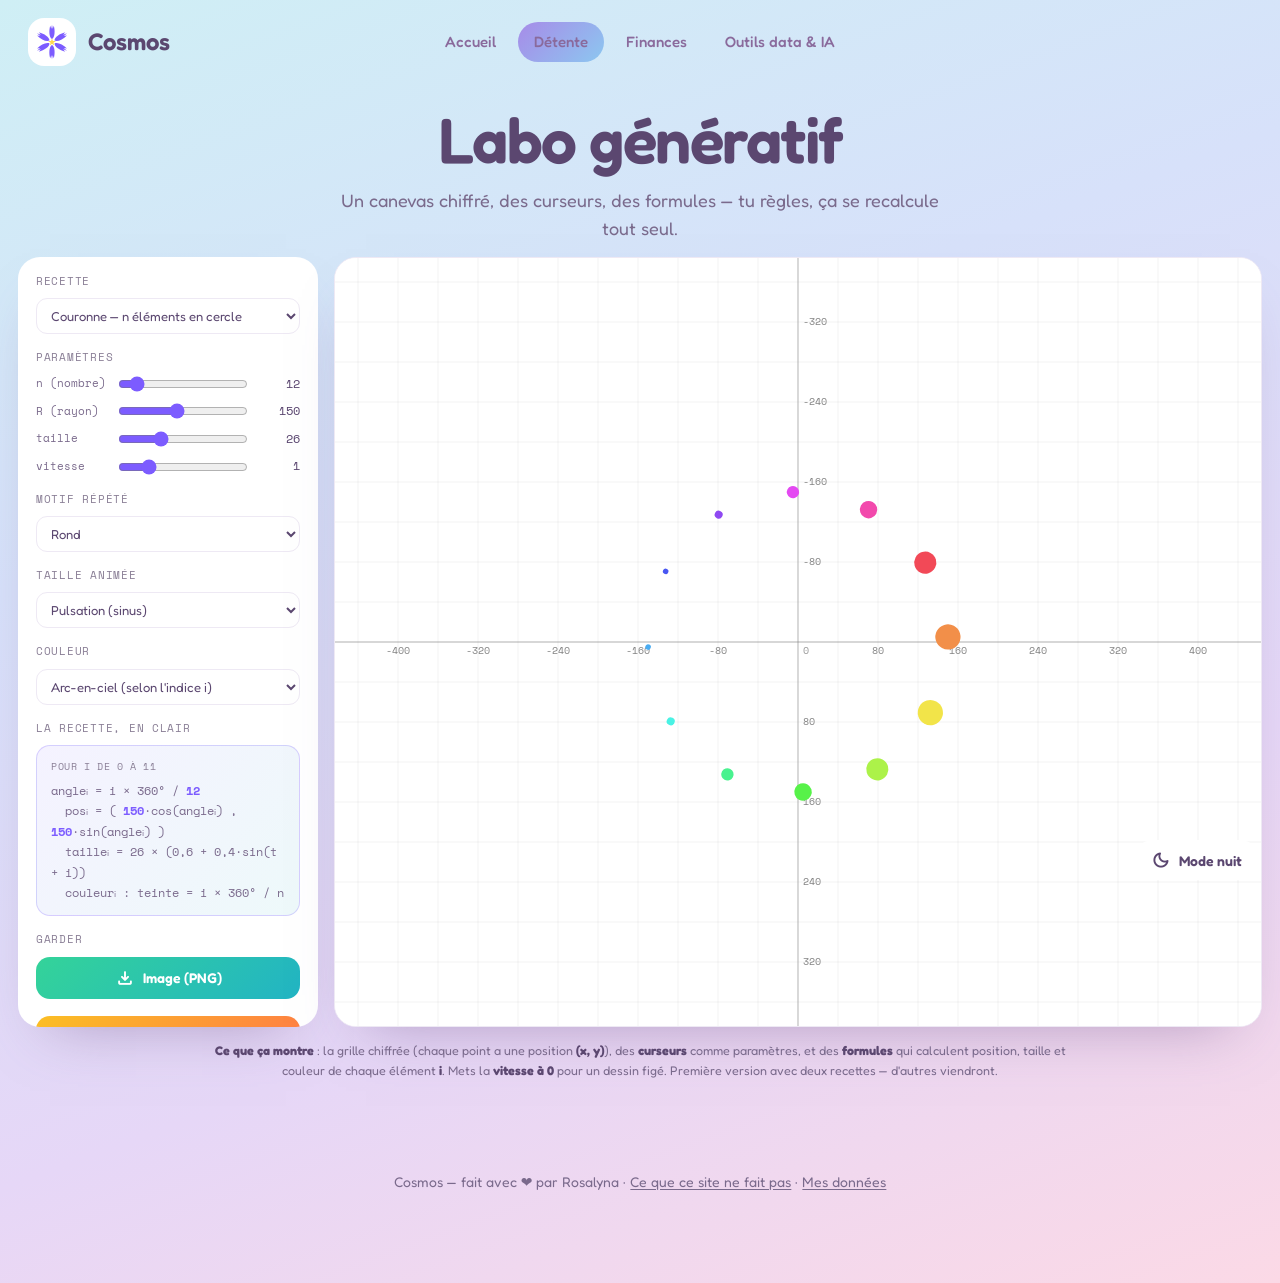
<file: detente/atelier/labo-generatif/index.html>
<!DOCTYPE html>
<html lang="fr">
<head>
  <script>/*cosmos-antiflash*/ try{var t=localStorage.getItem("cosmos-theme");if(t==="dark"||(!t&&window.matchMedia("(prefers-color-scheme:dark)").matches))document.documentElement.classList.add("pre-dark");}catch(e){}</script>
  <meta charset="UTF-8">
  <meta name="viewport" content="width=device-width, initial-scale=1.0">
  <title>Labo génératif — Cosmos</title>
  <link rel="icon" type="image/svg+xml" href="../../../commun/img/favicon.svg">
  <link rel="stylesheet" href="../../../commun/css/style.css">
  <style>
    /* ---------- Labo génératif (MAQUETTE) ---------- */
    body.p-labo .page { max-width: none; padding: 16px 18px 50px; }
    .lab-hero { text-align: center; padding: 6px 0 14px; }
    .lab-scene { display: flex; gap: 16px; align-items: stretch; }
    .lab-panel {
      flex: 0 0 300px; width: 300px; align-self: flex-start;
      background: var(--surface); border-radius: 22px; box-shadow: var(--shadow-card);
      padding: 16px 18px; display: flex; flex-direction: column; gap: 15px;
      max-height: calc(100vh - 130px); overflow-y: auto;
    }
    .lab-grp { display: flex; flex-direction: column; gap: 9px; }
    .lab-lbl { font-family: 'Space Mono', monospace; font-size: 10.5px; letter-spacing: .07em; text-transform: uppercase; color: var(--label); }
    .lab-row { display: flex; align-items: center; gap: 10px; }
    .lab-row .k { font-family: 'Space Mono', monospace; font-size: 11px; color: var(--ink2); min-width: 72px; }
    .lab-row input[type=range] { flex: 1; min-width: 80px; accent-color: #7C5CFF; }
    .lab-row .v { font-family: 'Space Mono', monospace; font-size: 12px; color: var(--ink); min-width: 42px; text-align: right; }
    .lab-sel { width: 100%; padding: 8px 10px; border-radius: 11px; border: 1.5px solid var(--line); background: var(--field,#fff); color: var(--ink); font-family: 'Fredoka', sans-serif; font-size: 13px; }
    .lab-recette {
      background: linear-gradient(135deg, rgba(124,92,255,.08), rgba(34,180,196,.08));
      border: 1.5px solid rgba(124,92,255,.25); border-radius: 14px; padding: 12px 14px;
      font-family: 'Space Mono', monospace; font-size: 12px; line-height: 1.7; color: var(--ink2);
    }
    .lab-recette b { color: #7C5CFF; }
    .lab-recette .tt { display:block; font-size: 10px; letter-spacing:.06em; text-transform:uppercase; color: var(--label); margin-bottom:6px; }
    .lab-btn { border: 0; cursor: pointer; font-family: 'Fredoka', sans-serif; font-weight: 600; font-size: 14px; color: #fff; padding: 11px 16px; border-radius: 14px; display: inline-flex; align-items: center; gap: 8px; width: 100%; justify-content: center; transition: .15s; }
    .lab-btn .material-symbols-rounded { font-size: 20px; }
    .lab-btn.png { background: linear-gradient(135deg,#34D399,#22B4C4); }
    .lab-btn.gif { background: linear-gradient(135deg,#FBBF24,#FF7A45); margin-top: 8px; }
    .lab-btn:hover { filter: brightness(1.05); }
    .lab-canvas { flex: 1 1 auto; height: calc(100vh - 130px); min-height: 420px; border-radius: 22px; overflow: hidden; box-shadow: var(--shadow-card); border: 1px solid var(--line); background:#fff; }
    .lab-canvas canvas { display: block; }
    .lab-note { font-size: 12.5px; color: var(--ink2); margin: 14px auto 0; max-width: 880px; text-align: center; line-height: 1.6; }
    .lab-note b { color: var(--ink); }
    @media (max-width: 760px) { .lab-scene { flex-direction: column; } .lab-panel { flex:none; width:auto; max-height:none; overflow:visible; } .lab-canvas { height: 60vh; } }
  </style>
</head>
<body class="p-ml p-labo" data-nav="Détente">
<script>if(document.documentElement.classList.contains("pre-dark"))document.body.classList.add("dark");</script>

  <nav class="nav">
    <a class="brand" href="../../../index.html">
      <span class="brand-logo"><img class="logo-day" src="../../../commun/img/logo-day.svg" alt=""><img class="logo-night" src="../../../commun/img/logo-night.svg" alt=""></span>
      <span class="brand-name">Cosmos</span>
    </a>
    <div class="nav-pills"></div>
  </nav>

  <main class="page">
    <section class="hero lab-hero">
      <h1>Labo génératif</h1>
      <p class="lead">Un canevas chiffré, des curseurs, des formules — tu règles, ça se recalcule tout seul.</p>
    </section>

    <div class="lab-scene">
      <aside class="lab-panel">

        <div class="lab-grp">
          <span class="lab-lbl">Recette</span>
          <select class="lab-sel" id="recette">
            <option value="couronne">Couronne — n éléments en cercle</option>
            <option value="tournesol">Tournesol — spirale (phyllotaxie)</option>
          </select>
        </div>

        <div class="lab-grp">
          <span class="lab-lbl">Paramètres</span>
          <div class="lab-row"><span class="k">n (nombre)</span><input type="range" id="n" min="1" max="120" value="12"><span class="v" id="nV">12</span></div>
          <div class="lab-row"><span class="k" id="rK">R (rayon)</span><input type="range" id="R" min="10" max="320" value="150"><span class="v" id="RV">150</span></div>
          <div class="lab-row"><span class="k">taille</span><input type="range" id="taille" min="2" max="80" value="26"><span class="v" id="tailleV">26</span></div>
          <div class="lab-row"><span class="k">vitesse</span><input type="range" id="vitesse" min="0" max="5" step="0.5" value="1"><span class="v" id="vitesseV">1</span></div>
        </div>

        <div class="lab-grp">
          <span class="lab-lbl">Motif répété</span>
          <select class="lab-sel" id="motif">
            <option value="rond">Rond</option>
            <option value="etoile">Étoile</option>
            <option value="triangle">Triangle</option>
            <option value="petale">Pétale (motif composé — « ta fonction »)</option>
          </select>
        </div>

        <div class="lab-grp">
          <span class="lab-lbl">Taille animée</span>
          <select class="lab-sel" id="pulse">
            <option value="fixe">Fixe</option>
            <option value="sin" selected>Pulsation (sinus)</option>
            <option value="alt">Alternée (1 sur 2)</option>
          </select>
        </div>

        <div class="lab-grp">
          <span class="lab-lbl">Couleur</span>
          <select class="lab-sel" id="couleur">
            <option value="arc">Arc-en-ciel (selon l'indice i)</option>
            <option value="violet">Violet uni</option>
            <option value="turquoise">Turquoise uni</option>
          </select>
        </div>

        <div class="lab-grp">
          <span class="lab-lbl">La recette, en clair</span>
          <div class="lab-recette" id="recetteTxt"></div>
        </div>

        <div class="lab-grp">
          <span class="lab-lbl">Garder</span>
          <button type="button" class="lab-btn png" id="btnPng"><span class="material-symbols-rounded" aria-hidden="true">download</span>Image (PNG)</button>
          <button type="button" class="lab-btn gif" id="btnGif"><span class="material-symbols-rounded" aria-hidden="true">movie</span>Animation (GIF 4 s)</button>
        </div>

      </aside>

      <div class="lab-canvas" id="scene"></div>
    </div>

    <p class="lab-note">
      <b>Ce que ça montre</b> : la grille chiffrée (chaque point a une position <b>(x, y)</b>), des <b>curseurs</b> comme paramètres, et des <b>formules</b> qui calculent position, taille et couleur de chaque élément <b>i</b>.
      Mets la <b>vitesse à 0</b> pour un dessin figé. Première version avec deux recettes — d'autres viendront.
    </p>
  </main>

  <footer class="pied">Cosmos — fait avec ❤️ par Rosalyna · <a class="pied-lien" href="../../../a-propos/index.html">Ce que ce site ne fait pas</a> · <a class="pied-lien" href="../../../donnees/index.html">Mes données</a></footer>
  <button class="theme-toggle" id="themeToggle" type="button">
    <span class="material-symbols-rounded" id="themeIcon" aria-hidden="true">dark_mode</span>
    <span id="themeLabel">Mode nuit</span>
  </button>

  <script src="../../../commun/js/vendor/p5.min.js"></script>
  <script>
  /* ====================================================================
     LABO GÉNÉRATIF — maquette (p5.js, mode instance)
     Grille centrée en (0,0). Pour chaque élément i, on calcule sa position,
     sa taille et sa couleur par des FORMULES pilotées par les curseurs.
     ==================================================================== */
  (function () {
    const P = { recette: 'couronne', n: 12, R: 150, taille: 26, vitesse: 1, motif: 'rond', pulse: 'sin', couleur: 'arc' };
    const holder = document.getElementById('scene');
    const LOOP = 4000;
    const GOLD = Math.PI * (3 - Math.sqrt(5));   // angle d'or ≈ 137,5°

    const sketch = (s) => {
      s.setup = () => { const c = s.createCanvas(Math.max(300, holder.clientWidth | 0), Math.max(300, holder.clientHeight | 0)); c.parent(holder); s.pixelDensity(1); };
      s.windowResized = () => { const w = holder.clientWidth | 0, h = holder.clientHeight | 0; if (w > 50 && h > 50) s.resizeCanvas(w, h); };

      s.draw = () => {
        const dark = document.body.classList.contains('dark');
        s.background(dark ? '#1b1430' : '#ffffff');
        const cx = s.width / 2, cy = s.height / 2;
        const u = (s.millis() % LOOP) / LOOP, ph = 2 * Math.PI * P.vitesse * u;
        drawGrid(cx, cy, dark);

        s.push();
        s.translate(cx, cy);
        if (P.vitesse > 0) s.rotate(ph * 0.25);     // le motif entier tourne doucement

        for (let i = 0; i < P.n; i++) {
          let x, y;
          if (P.recette === 'tournesol') { const ang = i * GOLD, r = P.R * 0.12 * Math.sqrt(i); x = r * Math.cos(ang); y = r * Math.sin(ang); }
          else { const ang = i * 2 * Math.PI / P.n; x = P.R * Math.cos(ang); y = P.R * Math.sin(ang); }

          let size = P.taille;
          if (P.pulse === 'sin') size = P.taille * (0.6 + 0.4 * Math.sin(ph + i * 0.5));
          else if (P.pulse === 'alt') size = P.taille * (i % 2 ? 0.55 : 1);

          s.noStroke();
          if (P.couleur === 'violet') s.fill('#7C5CFF');
          else if (P.couleur === 'turquoise') s.fill('#22B4C4');
          else { s.colorMode(s.HSB, 360, 100, 100); s.fill((i * 360 / Math.max(1, P.n) + ph * 28) % 360, 70, 95); s.colorMode(s.RGB, 255); }

          const ang2 = Math.atan2(y, x);
          motif(x, y, size, ang2);
        }
        s.pop();
      };

      function drawGrid(cx, cy, dark) {
        const step = 40;
        s.stroke(dark ? 255 : 90, dark ? 22 : 16); s.strokeWeight(1);
        for (let x = cx % step; x < s.width; x += step) s.line(x, 0, x, s.height);
        for (let y = cy % step; y < s.height; y += step) s.line(0, y, s.width, y);
        s.stroke(dark ? 180 : 120, dark ? 90 : 90); s.strokeWeight(1.4);
        s.line(0, cy, s.width, cy); s.line(cx, 0, cx, s.height);     // axes
        // graduations chiffrées tous les 2 pas
        s.noStroke(); s.fill(dark ? 180 : 130); s.textFont('Space Mono'); s.textSize(10);
        s.textAlign(s.CENTER, s.TOP);
        for (let x = cx, k = 0; x < s.width; x += step * 2, k += 80) { if (k) s.text(k, x, cy + 4); }
        for (let x = cx, k = 0; x > 0; x -= step * 2, k += 80) { if (k) s.text(-k, x, cy + 4); }
        s.textAlign(s.LEFT, s.CENTER);
        for (let y = cy, k = 0; y < s.height; y += step * 2, k += 80) { if (k) s.text(k, cx + 5, y); }
        for (let y = cy, k = 0; y > 0; y -= step * 2, k += 80) { if (k) s.text(-k, cx + 5, y); }
        s.fill(dark ? 150 : 150); s.textAlign(s.LEFT, s.TOP); s.text('0', cx + 5, cy + 4);
      }

      function motif(x, y, d, facing) {
        if (P.motif === 'rond') s.circle(x, y, d);
        else if (P.motif === 'triangle') { s.push(); s.translate(x, y); s.rotate(facing + Math.PI / 2); s.triangle(0, -d / 2, -d / 2, d / 2, d / 2, d / 2); s.pop(); }
        else if (P.motif === 'etoile') { s.push(); s.translate(x, y); s.beginShape(); const r = d / 2; for (let k = 0; k < 10; k++) { const a = -Math.PI / 2 + k * Math.PI / 5, rr = (k % 2 === 0) ? r : r * 0.45; s.vertex(Math.cos(a) * rr, Math.sin(a) * rr); } s.endShape(s.CLOSE); s.pop(); }
        else { /* pétale : motif COMPOSÉ de 2 ronds — un exemple de « fonction » qu'on fabrique */ s.push(); s.translate(x, y); s.rotate(facing); s.ellipse(0, 0, d * 1.3, d * 0.7); s.circle(d * 0.6, 0, d * 0.5); s.pop(); }
      }
    };

    const myp5 = new p5(sketch);

    /* ---------- Câblage des curseurs ---------- */
    const $ = (id) => document.getElementById(id);
    function bindRange(id, key, fmt) { const el = $(id), out = $(id + 'V'); const upd = () => { P[key] = +el.value; out.textContent = fmt ? fmt(+el.value) : el.value; recetteTxt(); }; el.addEventListener('input', upd); upd(); }
    function bindSel(id, key, after) { const el = $(id); const upd = () => { P[key] = el.value; if (after) after(); recetteTxt(); }; el.addEventListener('change', upd); }

    bindRange('n', 'n'); bindRange('R', 'R'); bindRange('taille', 'taille'); bindRange('vitesse', 'vitesse');
    bindSel('motif', 'motif'); bindSel('pulse', 'pulse'); bindSel('couleur', 'couleur');
    bindSel('recette', 'recette', () => { $('rK').textContent = P.recette === 'tournesol' ? 'espacement' : 'R (rayon)'; });

    function recetteTxt() {
      const el = $('recetteTxt');
      const taille = P.pulse === 'sin' ? `${P.taille} × (0,6 + 0,4·sin(t + i))`
                    : P.pulse === 'alt' ? `${P.taille} si i pair, sinon ${Math.round(P.taille * 0.55)}`
                    : `${P.taille}`;
      const coul = P.couleur === 'arc' ? 'teinte = i × 360° / n' : (P.couleur === 'violet' ? 'violet' : 'turquoise');
      let pos;
      if (P.recette === 'tournesol') pos = `angleᵢ = i × 137,5°<br>&nbsp;&nbsp;rᵢ = ${(P.R * 0.12).toFixed(1)} × √i<br>&nbsp;&nbsp;posᵢ = ( rᵢ·cos , rᵢ·sin )`;
      else pos = `angleᵢ = i × 360° / <b>${P.n}</b><br>&nbsp;&nbsp;posᵢ = ( <b>${P.R}</b>·cos(angleᵢ) , <b>${P.R}</b>·sin(angleᵢ) )`;
      el.innerHTML = `<span class="tt">pour i de 0 à ${P.n - 1}</span>` + pos + `<br>&nbsp;&nbsp;tailleᵢ = ${taille}<br>&nbsp;&nbsp;couleurᵢ : ${coul}`;
    }
    recetteTxt();

    $('btnPng').addEventListener('click', () => myp5.saveCanvas('cosmos-generatif', 'png'));
    $('btnGif').addEventListener('click', () => myp5.saveGif('cosmos-generatif', 4));

    new MutationObserver(() => {}).observe(document.body, { attributes: true, attributeFilter: ['class'] });
  })();
  </script>

  <script src="../../../commun/js/theme.js"></script>
  <script src="../../../commun/js/projects.js"></script>
  <script src="../../../commun/js/nav.js"></script>
</body>
</html>
</file>
<file: commun/css/style.css>
/* ============================================================
   COSMOS — design system v2 (thème clair printanier / nuit étoilée)
   Source : docs/design/README.md + CHANGELOG.md
   ============================================================ */

/* ============================================================
   POLICES AUTO-HÉBERGÉES — plus aucun appel à Google
   Fichiers : ../fonts/ (générés depuis les CSS Google, plages
   latin + latin-ext). Icônes : sous-ensemble des 77 réellement
   utilisées (voir docs/polices-auto-hebergees.md pour regénérer).
   ============================================================ */
@font-face {
  font-family: 'Fredoka';
  font-style: normal;
  font-weight: 400 700;
  font-display: swap;
  src: url(../fonts/fredoka-400-700-latin-ext.woff2) format('woff2');
  unicode-range: U+0100-02BA, U+02BD-02C5, U+02C7-02CC, U+02CE-02D7, U+02DD-02FF, U+0304, U+0308, U+0329, U+1D00-1DBF, U+1E00-1E9F, U+1EF2-1EFF, U+2020, U+20A0-20AB, U+20AD-20C4, U+2113, U+2C60-2C7F, U+A720-A7FF;
}
@font-face {
  font-family: 'Fredoka';
  font-style: normal;
  font-weight: 400 700;
  font-display: swap;
  src: url(../fonts/fredoka-400-700-latin.woff2) format('woff2');
  unicode-range: U+0000-00FF, U+0131, U+0152-0153, U+02BB-02BC, U+02C6, U+02DA, U+02DC, U+0304, U+0308, U+0329, U+2000-206F, U+20AC, U+2122, U+2191, U+2193, U+2212, U+2215, U+FEFF, U+FFFD;
}
@font-face {
  font-family: 'Sora';
  font-style: normal;
  font-weight: 400;
  font-display: swap;
  src: url(../fonts/sora-400-latin-ext.woff2) format('woff2');
  unicode-range: U+0100-02BA, U+02BD-02C5, U+02C7-02CC, U+02CE-02D7, U+02DD-02FF, U+0304, U+0308, U+0329, U+1D00-1DBF, U+1E00-1E9F, U+1EF2-1EFF, U+2020, U+20A0-20AB, U+20AD-20C4, U+2113, U+2C60-2C7F, U+A720-A7FF;
}
@font-face {
  font-family: 'Sora';
  font-style: normal;
  font-weight: 400;
  font-display: swap;
  src: url(../fonts/sora-400-latin.woff2) format('woff2');
  unicode-range: U+0000-00FF, U+0131, U+0152-0153, U+02BB-02BC, U+02C6, U+02DA, U+02DC, U+0304, U+0308, U+0329, U+2000-206F, U+20AC, U+2122, U+2191, U+2193, U+2212, U+2215, U+FEFF, U+FFFD;
}
@font-face {
  font-family: 'Sora';
  font-style: normal;
  font-weight: 700;
  font-display: swap;
  src: url(../fonts/sora-700-latin-ext.woff2) format('woff2');
  unicode-range: U+0100-02BA, U+02BD-02C5, U+02C7-02CC, U+02CE-02D7, U+02DD-02FF, U+0304, U+0308, U+0329, U+1D00-1DBF, U+1E00-1E9F, U+1EF2-1EFF, U+2020, U+20A0-20AB, U+20AD-20C4, U+2113, U+2C60-2C7F, U+A720-A7FF;
}
@font-face {
  font-family: 'Sora';
  font-style: normal;
  font-weight: 700;
  font-display: swap;
  src: url(../fonts/sora-700-latin.woff2) format('woff2');
  unicode-range: U+0000-00FF, U+0131, U+0152-0153, U+02BB-02BC, U+02C6, U+02DA, U+02DC, U+0304, U+0308, U+0329, U+2000-206F, U+20AC, U+2122, U+2191, U+2193, U+2212, U+2215, U+FEFF, U+FFFD;
}
@font-face {
  font-family: 'Sora';
  font-style: normal;
  font-weight: 800;
  font-display: swap;
  src: url(../fonts/sora-800-latin-ext.woff2) format('woff2');
  unicode-range: U+0100-02BA, U+02BD-02C5, U+02C7-02CC, U+02CE-02D7, U+02DD-02FF, U+0304, U+0308, U+0329, U+1D00-1DBF, U+1E00-1E9F, U+1EF2-1EFF, U+2020, U+20A0-20AB, U+20AD-20C4, U+2113, U+2C60-2C7F, U+A720-A7FF;
}
@font-face {
  font-family: 'Sora';
  font-style: normal;
  font-weight: 800;
  font-display: swap;
  src: url(../fonts/sora-800-latin.woff2) format('woff2');
  unicode-range: U+0000-00FF, U+0131, U+0152-0153, U+02BB-02BC, U+02C6, U+02DA, U+02DC, U+0304, U+0308, U+0329, U+2000-206F, U+20AC, U+2122, U+2191, U+2193, U+2212, U+2215, U+FEFF, U+FFFD;
}
@font-face {
  font-family: 'Space Mono';
  font-style: normal;
  font-weight: 400;
  font-display: swap;
  src: url(../fonts/space-mono-400-latin-ext.woff2) format('woff2');
  unicode-range: U+0100-02BA, U+02BD-02C5, U+02C7-02CC, U+02CE-02D7, U+02DD-02FF, U+0304, U+0308, U+0329, U+1D00-1DBF, U+1E00-1E9F, U+1EF2-1EFF, U+2020, U+20A0-20AB, U+20AD-20C4, U+2113, U+2C60-2C7F, U+A720-A7FF;
}
@font-face {
  font-family: 'Space Mono';
  font-style: normal;
  font-weight: 400;
  font-display: swap;
  src: url(../fonts/space-mono-400-latin.woff2) format('woff2');
  unicode-range: U+0000-00FF, U+0131, U+0152-0153, U+02BB-02BC, U+02C6, U+02DA, U+02DC, U+0304, U+0308, U+0329, U+2000-206F, U+20AC, U+2122, U+2191, U+2193, U+2212, U+2215, U+FEFF, U+FFFD;
}
@font-face {
  font-family: 'Space Mono';
  font-style: normal;
  font-weight: 700;
  font-display: swap;
  src: url(../fonts/space-mono-700-latin-ext.woff2) format('woff2');
  unicode-range: U+0100-02BA, U+02BD-02C5, U+02C7-02CC, U+02CE-02D7, U+02DD-02FF, U+0304, U+0308, U+0329, U+1D00-1DBF, U+1E00-1E9F, U+1EF2-1EFF, U+2020, U+20A0-20AB, U+20AD-20C4, U+2113, U+2C60-2C7F, U+A720-A7FF;
}
@font-face {
  font-family: 'Space Mono';
  font-style: normal;
  font-weight: 700;
  font-display: swap;
  src: url(../fonts/space-mono-700-latin.woff2) format('woff2');
  unicode-range: U+0000-00FF, U+0131, U+0152-0153, U+02BB-02BC, U+02C6, U+02DA, U+02DC, U+0304, U+0308, U+0329, U+2000-206F, U+20AC, U+2122, U+2191, U+2193, U+2212, U+2215, U+FEFF, U+FFFD;
}

/* Icônes : sous-ensemble (uniquement les 77 icônes utilisées sur le site).
   La règle de classe ci-dessous remplace celle que fournissait Google
   (notamment font-feature-settings:'liga' qui active les ligatures). */
@font-face {
  font-family: 'Material Symbols Rounded';
  font-style: normal;
  font-weight: 500;
  font-display: block;
  src: url(../fonts/material-symbols-rounded-subset.woff2) format('woff2');
}
.material-symbols-rounded {
  font-family: 'Material Symbols Rounded';
  font-weight: normal;
  font-style: normal;
  line-height: 1;
  letter-spacing: normal;
  text-transform: none;
  display: inline-block;
  white-space: nowrap;
  word-wrap: normal;
  direction: ltr;
  font-feature-settings: 'liga';
  -webkit-font-feature-settings: 'liga';
  -webkit-font-smoothing: antialiased;
}

:root {
  --surface: #fff;
  --ink: #5b4770;
  --ink2: #7a6a8c;
  --label: #8a7f96;
  --cream: #fdf6ec;
  --g-primary1: #A78BE8; --g-primary2: #8CC7F0;
  --g-green1: #34D399;  --g-green2: #22B4C4;
  --g-warm1: #FF7A45;   --g-warm2: #EC4899;
  --g-pink1: #F472B6;   --g-pink2: #A855F7;
  --jaune: #FBBF24; --rose: #FB7185; --ciel: #38BDF8;
  --r-card: 26px; --r-thumb: 20px; --r-bulle: 18px;
  --shadow-card: 0 28px 56px -32px rgba(120, 90, 140, .5);
  --shadow-kpi: 0 20px 44px -30px rgba(80, 60, 120, .5);
}

* { box-sizing: border-box; margin: 0; padding: 0; }

body {
  font-family: 'Fredoka', system-ui, sans-serif;
  color: var(--ink);
  background: var(--cream);
  min-height: 100vh;
  line-height: 1.55;
  position: relative;
}

/* Dégradés de fond par page (mode clair, 160°) */
body.p-home    { background: linear-gradient(160deg,#FFEDB0 0%,#FFD7BD 20%,#FFC6DC 40%,#DCCBF5 58%,#C4E7F5 78%,#C6F0D2 100%); }
body.p-detente { background: linear-gradient(160deg,#FFE9C9 0%,#FFC6DC 34%,#E3CBF5 62%,#C4E7F5 84%,#CDEEDD 100%); }
body.p-ia      { background: linear-gradient(160deg,#FFE3C4 0%,#FBD9E6 36%,#DAD3F7 70%,#CDE3F7 100%); }
body.p-budget  { background: linear-gradient(160deg,#D2F5DE 0%,#C6EEF0 34%,#D8E4F7 68%,#E9D9F5 100%); }
body.p-dash    { background: linear-gradient(160deg,#F3F0FA 0%,#EDF2FB 55%,#F0F5F3 100%); }
body.p-ml      { background: linear-gradient(160deg,#CFEFF5 0%,#D7E1FA 34%,#E6D7F7 68%,#FBD9E6 100%); }
body { background-attachment: fixed; }

.material-symbols-rounded {
  font-variation-settings: 'opsz' 24, 'wght' 500, 'FILL' 0, 'GRAD' 0;
  vertical-align: middle;
}

/* ---------- Navigation ---------- */
.nav {
  display: flex; align-items: center; justify-content: space-between; gap: 14px;
  padding: 18px 28px; flex-wrap: wrap; position: relative; z-index: 3;
}
.brand { display: flex; align-items: center; gap: 12px; text-decoration: none; color: var(--ink); }
.brand-logo {
  width: 48px; height: 48px; border-radius: 16px; background: var(--surface);
  display: grid; place-items: center; box-shadow: var(--shadow-kpi);
}
.brand-logo img { width: 76%; height: 76%; display: block; }
.brand-logo .logo-night { display: none; }
body.dark .brand-logo .logo-day { display: none; }
body.dark .brand-logo .logo-night { display: block; }
.brand-name { font-size: 24px; font-weight: 600; }
.nav-pills { display: flex; gap: 6px; flex-wrap: wrap; justify-content: center; }
.nav-pills a {
  text-decoration: none; color: #8a6a9c; font-size: 15px; font-weight: 500;
  padding: 8px 16px; border-radius: 999px; transition: background .18s;
}
body.dark .nav-pills a { color: #cfc6ee; }
.nav-pills a:hover { background: rgba(255,255,255,.55); }
body.dark .nav-pills a:hover { background: rgba(255,255,255,.08); }
.nav-pills a.actif {
  background: linear-gradient(135deg, var(--g-primary1), var(--g-primary2));
  color: #fff;
}
.avatar {
  width: 46px; height: 46px; border-radius: 50%; color: #fff; font-weight: 600;
  display: grid; place-items: center; letter-spacing: .5px;
  background: linear-gradient(135deg, var(--g-primary1), var(--g-primary2));
}

/* ---------- Structure ---------- */
.page { max-width: 1080px; margin: 0 auto; padding: 34px 24px 120px; position: relative; z-index: 2; }
.hero { text-align: center; padding: 26px 0 34px; }
.hero h1 {
  font-size: clamp(38px, 6vw, 64px); font-weight: 600; letter-spacing: -1.5px;
  line-height: 1.05; margin-bottom: 14px;
}
.hero p.lead { color: var(--ink2); font-size: 18px; max-width: 620px; margin: 0 auto; }
.section-head { display: flex; align-items: center; gap: 12px; margin: 40px 0 18px; }
.section-head .material-symbols-rounded {
  width: 44px; height: 44px; border-radius: var(--r-bulle); color: #fff;
  display: grid; place-items: center; font-size: 24px;
  background: linear-gradient(135deg, var(--g1, var(--g-primary1)), var(--g2, var(--g-primary2)));
}
.section-head h2 { font-size: 24px; font-weight: 600; }
.section-head .sub { color: var(--label); font-size: 14px; }

/* ---------- Grilles & cartes vitrine ---------- */
.grid { display: grid; grid-template-columns: repeat(auto-fill, minmax(280px, 1fr)); gap: 24px; }
.card {
  background: var(--surface); border-radius: var(--r-card); padding: 16px;
  box-shadow: var(--shadow-card); display: flex; flex-direction: column; gap: 10px;
  min-height: 440px; color: var(--ink);
  transition: transform .22s cubic-bezier(.34,1.4,.5,1), box-shadow .22s;
}
.card:hover { transform: translateY(-8px); box-shadow: 0 42px 76px -30px rgba(120,90,140,.6); }
.card .thumb {
  flex: none; height: 150px; border-radius: var(--r-thumb); display: grid; place-items: center;
  background: linear-gradient(135deg, var(--g1, var(--g-primary1)), var(--g2, var(--g-primary2)));
}
.card .thumb .material-symbols-rounded { font-size: 76px; color: #fff; }
.card h3 { font-size: 20px; font-weight: 600; }
.card p { font-size: 13px; color: var(--ink2); }
.card .cta {
  margin-top: auto; text-align: center; text-decoration: none; color: #fff;
  font-weight: 600; font-size: 14px; padding: 12px; border-radius: 999px;
  background: linear-gradient(135deg, var(--g-primary1), var(--g-primary2));
  transition: filter .18s;
}
.card .cta:hover { filter: brightness(1.08); }
.card .cta.ghost { background: none; color: var(--ink2); border: 1.5px solid rgba(122,106,140,.35); cursor: default; }

/* ---------- Cartes « Pokémon » (Détente) ---------- */
.pokecard {
  border-radius: var(--r-card); padding: 10px; color: var(--ink);
  background: linear-gradient(135deg, var(--g1, var(--g-warm1)), var(--g2, var(--g-warm2)));
  box-shadow: var(--shadow-card);
  transition: transform .22s cubic-bezier(.34,1.4,.5,1), box-shadow .22s;
}
.pokecard:hover { transform: translateY(-7px); box-shadow: 0 42px 76px -30px rgba(120,90,140,.6); }
.pokecard .inner { background: var(--surface); border-radius: 18px; padding: 14px; height: 100%; display: flex; flex-direction: column; gap: 8px; }
.pokecard .window {
  height: 130px; border-radius: 14px; display: grid; place-items: center;
  background: linear-gradient(135deg, color-mix(in srgb, var(--g1) 28%, #fff), color-mix(in srgb, var(--g2) 28%, #fff));
}
.pokecard .window .material-symbols-rounded { font-size: 58px; color: var(--g2, var(--g-warm2)); }
.pokecard .type { font-family: 'Space Mono', monospace; font-size: 11px; color: var(--label); text-transform: uppercase; letter-spacing: .08em; }
.pokecard h3 { font-size: 19px; font-weight: 600; }
.pokecard p { font-size: 13px; color: var(--ink2); }

/* ---------- Badges d'état (2 états, sans badge = disponible) ---------- */
.badge {
  display: inline-flex; align-items: center; gap: 6px; align-self: flex-start;
  font-size: 12.5px; font-weight: 600; padding: 5px 12px; border-radius: 999px;
}
.badge .state-ico { font-size: 16px; }
.badge.construction { background: #FFE5C2; color: #B26A00; }
.badge.online { background: #E7EDFF; color: #4D6AD0; }

/* ---------- Cartes « en construction » grisées (fait ressortir ce qui est en ligne) ---------- */
.card:has(.badge.construction),
.pokecard:has(.badge.construction) { filter: grayscale(1); opacity: .6; }
.card:has(.badge.construction):hover,
.pokecard:has(.badge.construction):hover { transform: none; box-shadow: 0 20px 44px -30px rgba(90,60,120,.35); }
body.dark .card:has(.badge.construction),
body.dark .pokecard:has(.badge.construction) { opacity: .48; }

/* ---------- Slicer ---------- */
.slicer {
  position: relative; display: inline-flex; gap: 4px; padding: 5px;
  background: rgba(255,255,255,.72); border-radius: 999px; margin: 8px auto 26px;
}
body.dark .slicer { background: rgba(255,255,255,.08); }
.slicer button {
  position: relative; z-index: 2; border: 0; background: none; cursor: pointer;
  font-family: 'Fredoka', sans-serif; font-size: 15px; font-weight: 600;
  color: #9a86ad; padding: 9px 20px; border-radius: 999px; transition: color .25s;
}
.slicer button.on { color: #fff; }
.slicer .ind {
  position: absolute; top: 5px; bottom: 5px; left: 0; width: 90px; z-index: 1;
  border-radius: 999px; background: linear-gradient(135deg, var(--g-primary1), var(--g-primary2));
  transition: left .4s cubic-bezier(.34,1.4,.5,1), width .4s cubic-bezier(.34,1.4,.5,1);
}
.slicer-wrap { text-align: center; }
[data-group].masque { display: none; }
[data-group] { transition: opacity .26s; }
/* Slicer sur petit écran : on autorise le retour à la ligne et on remplace
   l'indicateur coulissant (calé en absolu) par un fond sur le bouton actif. */
@media (max-width: 620px) {
  .slicer { flex-wrap: wrap; justify-content: center; border-radius: 22px; max-width: 92vw; }
  .slicer .ind { display: none; }
  .slicer button { padding: 8px 14px; font-size: 14px; }
  .slicer button.on { background: linear-gradient(135deg, var(--g-primary1), var(--g-primary2)); }
  body.dark .slicer button.on { background: linear-gradient(135deg, #7C5CFF, #4DA8FF); }
}

/* ---------- Bulles d'accueil ---------- */
.bulles { display: flex; gap: 34px; justify-content: center; flex-wrap: wrap; margin: 26px 0 8px; }
.bulle { text-align: center; width: 150px; text-decoration: none; color: var(--ink); }
.bulle .ico {
  width: 84px; height: 84px; margin: 0 auto 10px; border-radius: 26px; color: #fff;
  display: grid; place-items: center;
  background: linear-gradient(135deg, var(--g1, var(--g-primary1)), var(--g2, var(--g-primary2)));
  box-shadow: 0 18px 34px -18px var(--g2, var(--g-primary2));
}
.bulle .ico .material-symbols-rounded { font-size: 40px; }
.bulle h3 { font-size: 16px; font-weight: 600; }
.bulle p { font-size: 12.5px; color: var(--ink2); }

/* ---------- Marquee de citations ---------- */
.marquee { overflow: hidden; margin-top: 44px; -webkit-mask-image: linear-gradient(90deg,transparent,#000 12%,#000 88%,transparent); mask-image: linear-gradient(90deg,transparent,#000 12%,#000 88%,transparent); }
.marquee .rail { display: inline-flex; gap: 44px; white-space: nowrap; padding: 8px 0; }
.marquee .rail span { font-size: 15px; color: var(--ink2); }

/* ---------- Commandements (Finances) — cartes dépliables ---------- */
.cmd-intro { text-align: center; color: var(--ink2); font-size: 14px; margin: 0 0 20px; }
.cmd { background: var(--surface); border-radius: var(--r-card); box-shadow: var(--shadow-card); margin-bottom: 14px; overflow: hidden; }
.cmd > summary { list-style: none; cursor: pointer; display: flex; align-items: center; gap: 18px; padding: 18px; }
.cmd > summary::-webkit-details-marker { display: none; }
.cmd .cmd-ico {
  flex: none; width: 60px; height: 60px; border-radius: 16px; display: grid; place-items: center;
  background: linear-gradient(135deg, var(--g1, var(--g-green1)), var(--g2, var(--g-green2)));
}
.cmd .cmd-ico .material-symbols-rounded { font-size: 30px; color: #fff; }
.cmd .cmd-head { flex: 1; min-width: 0; }
.cmd .num { font-family: 'Space Mono', monospace; font-weight: 700; color: var(--label); font-size: 13px; }
.cmd h3 { font-size: 19px; font-weight: 600; margin: 2px 0 4px; }
.cmd .baseline { font-size: 14px; color: var(--ink2); }
.cmd .chev { flex: none; color: var(--label); transition: transform .25s; }
.cmd[open] .chev { transform: rotate(180deg); }
.cmd .cmd-detail { padding: 0 18px 18px 96px; display: flex; flex-direction: column; gap: 8px; }
.cmd .cmd-detail p { font-size: 14px; color: var(--ink2); }
.cmd .cmd-detail strong { color: var(--ink); font-weight: 600; }
@media (max-width: 640px) { .cmd > summary { gap: 12px; } .cmd .cmd-detail { padding-left: 18px; } }

/* ---------- Pyramide de l'épargne (Finances) ---------- */
.pyramide { max-width: 640px; margin: 8px auto 4px; display: flex; flex-direction: column; align-items: center; gap: 9px; }
.pyramide .etage {
  color: #fff; border-radius: 14px; padding: 13px 20px; text-align: center;
  display: flex; flex-direction: column; gap: 2px; box-shadow: var(--shadow-kpi);
}
.pyramide .etage strong { font-size: 16px; font-weight: 600; }
.pyramide .etage span { font-family: 'Space Mono', monospace; font-size: 11px; opacity: .92; letter-spacing: .02em; }
.pyramide .e4 { width: 48%; background: linear-gradient(135deg, var(--g-pink1), var(--g-pink2)); }
.pyramide .e3 { width: 66%; background: linear-gradient(135deg, var(--g-primary1), var(--g-primary2)); }
.pyramide .e2 { width: 83%; background: linear-gradient(135deg, var(--jaune), var(--g-warm1)); }
.pyramide .e1 { width: 100%; background: linear-gradient(135deg, var(--g-green1), var(--g-green2)); }
.pyramide-msg { text-align: center; color: var(--ink2); font-size: 13px; max-width: 560px; margin: 14px auto 0; }
@media (max-width: 560px) { .pyramide .etage { width: 100% !important; } }

/* ---------- Épargne de sécurité : barème statique (Finances) ---------- */
.secu { max-width: 720px; margin: 6px auto 0; display: flex; flex-direction: column; gap: 12px; }
.secu-base {
  background: var(--surface); border-radius: var(--r-bulle); box-shadow: var(--shadow-kpi);
  padding: 12px 18px; font-size: 14px; color: var(--ink2); text-align: center;
}
.secu-base .secu-pts { font-weight: 600; color: var(--ink); }
.secu-critere {
  background: var(--surface); border-radius: var(--r-card); box-shadow: var(--shadow-card);
  padding: 16px 18px; display: flex; flex-direction: column; gap: 10px;
}
.secu-q { font-size: 15px; font-weight: 600; }
.secu-opts { display: flex; flex-wrap: wrap; gap: 8px; }
.secu-opt {
  display: inline-flex; align-items: center; gap: 8px; font-size: 13.5px; color: var(--ink2);
  border: 1.5px solid rgba(122,106,140,.28); border-radius: 999px; padding: 7px 8px 7px 14px;
}
.secu-opt b {
  font-family: 'Space Mono', monospace; font-size: 12px; color: #fff; font-weight: 700;
  padding: 2px 9px; border-radius: 999px;
  background: linear-gradient(135deg, var(--g-green1), var(--g-green2));
}
.secu-concl {
  display: flex; gap: 14px; align-items: flex-start;
  background: linear-gradient(135deg, color-mix(in srgb, var(--g-green1) 16%, var(--surface)), color-mix(in srgb, var(--g-green2) 16%, var(--surface)));
  border-radius: var(--r-card); padding: 18px 20px; box-shadow: var(--shadow-card);
}
.secu-concl > .material-symbols-rounded {
  flex: none; width: 48px; height: 48px; border-radius: 14px; color: #fff; display: grid; place-items: center; font-size: 26px;
  background: linear-gradient(135deg, var(--g-green1), var(--g-green2));
}
.secu-concl strong { font-size: 16px; font-weight: 600; }
.secu-concl .hl { color: var(--g-green2); }
.secu-concl p { font-size: 13.5px; color: var(--ink2); margin-top: 4px; }
body.dark .secu-opt { border-color: rgba(207,198,238,.28); }

/* ---------- Fiches placements : livrets & enveloppes (Finances) ---------- */
.placement-intro { color: var(--ink2); font-size: 14px; max-width: 730px; margin: 0 0 18px; }
.fiches { display: grid; grid-template-columns: repeat(auto-fill, minmax(238px, 1fr)); gap: 16px; }
.fiche {
  background: var(--surface); border-radius: var(--r-card); box-shadow: var(--shadow-card);
  overflow: hidden; display: flex; flex-direction: column;
  transition: transform .2s cubic-bezier(.34,1.4,.5,1), box-shadow .2s;
}
.fiche:hover { transform: translateY(-6px); box-shadow: 0 42px 76px -30px rgba(120,90,140,.55); }
.fiche .haut { padding: 14px 16px; color: #fff; background: linear-gradient(135deg, var(--g1, var(--g-green1)), var(--g2, var(--g-green2))); }
.fiche .haut h4 { font-size: 16px; font-weight: 600; }
.fiche .haut .taux { font-family: 'Space Mono', monospace; font-size: 21px; font-weight: 700; margin-top: 3px; line-height: 1.15; }
.fiche .haut .taux small { display: block; font-size: 11.5px; font-weight: 400; opacity: .92; margin-top: 2px; }
.fiche .corps { padding: 13px 16px 15px; display: flex; flex-direction: column; gap: 8px; flex: 1; }
.fiche .ligne { display: flex; justify-content: space-between; align-items: baseline; gap: 10px; font-size: 13px; }
.fiche .ligne .k { color: var(--label); }
.fiche .ligne .v { font-weight: 600; text-align: right; }
.fiche .fisc { align-self: flex-start; font-size: 10.5px; font-weight: 700; letter-spacing: .03em; text-transform: uppercase; padding: 3px 10px; border-radius: 999px; }
.fiche .fisc.net { background: #DCFCE7; color: #158048; }
.fiche .fisc.impo { background: #FFE5C2; color: #B26A00; }
body.dark .fiche .fisc.net { background: rgba(52,211,153,.16); color: #4ade80; }
body.dark .fiche .fisc.impo { background: rgba(255,229,194,.16); color: #FFC93C; }
.fiche .desc { font-size: 12.5px; color: var(--ink2); }
.fiche .lien { margin-top: auto; padding-top: 4px; font-size: 12.5px; font-weight: 600; color: var(--g2, var(--g-green2)); text-decoration: none; display: inline-flex; align-items: center; gap: 4px; }
.fiche .lien:hover { text-decoration: underline; }
.fiche .lien .material-symbols-rounded { font-size: 15px; }
.placement-note { font-size: 12.5px; color: var(--label); text-align: center; margin: 22px auto 0; max-width: 700px; line-height: 1.5; }
.placement-note a { color: inherit; font-weight: 600; }

/* ---------- Mouvements d'introspection ---------- */
.mvt-label {
  font-family: 'Space Mono', monospace; font-size: 12px; letter-spacing: .06em; text-transform: uppercase;
  color: var(--label); margin: 26px 0 12px;
}
.mvt-label.premier { margin-top: 6px; }

/* ---------- Mes commandements (personnels) ---------- */
.mescmd-intro { color: var(--ink2); font-size: 14px; max-width: 680px; margin: 0 auto 20px; text-align: center; }
.mescmd { display: grid; grid-template-columns: repeat(auto-fill, minmax(260px, 1fr)); gap: 16px; }
.mescmd .mien {
  position: relative; overflow: hidden; background: var(--surface); border-radius: var(--r-card);
  padding: 20px 20px 18px 24px; box-shadow: var(--shadow-card);
  display: flex; flex-direction: column; gap: 10px; min-height: 150px;
}
.mescmd .mien::before {
  content: ""; position: absolute; left: 0; top: 0; bottom: 0; width: 5px;
  background: linear-gradient(180deg, var(--g1, var(--g-green1)), var(--g2, var(--g-green2)));
}
.mescmd .mien .quote { font-size: 30px; line-height: 1; color: var(--g2, var(--g-green2)); opacity: .55; }
.mescmd .mien p { font-size: 15px; color: var(--ink); line-height: 1.5; }
.mescmd .mien .tag {
  font-family: 'Space Mono', monospace; font-size: 10.5px; letter-spacing: .06em;
  text-transform: uppercase; color: var(--label); margin-top: auto;
}
.mescmd .ajout {
  border: 2px dashed rgba(122,106,140,.4); box-shadow: none; align-items: center;
  justify-content: center; text-align: center; gap: 6px; color: var(--label);
}
.mescmd .ajout::before { display: none; }
.mescmd .ajout .material-symbols-rounded { font-size: 34px; }
.mescmd .ajout .bientot {
  font-family: 'Space Mono', monospace; font-size: 10.5px; letter-spacing: .05em; text-transform: uppercase;
}
body.dark .mescmd .ajout { border-color: rgba(207,198,238,.3); }

/* ---------- Bandeau confidentialité ---------- */
.bandeau-local {
  display: flex; align-items: center; gap: 12px; justify-content: center;
  background: #1f6b4d; color: #eafff4; border-radius: 18px; padding: 14px 20px;
  font-size: 15px; font-weight: 500; margin-bottom: 30px;
}

/* ---------- Panneau outil (transcription…) ---------- */
.panneau { background: var(--surface); border-radius: var(--r-card); padding: 28px; box-shadow: var(--shadow-card); }
.bouton {
  display: inline-block; cursor: pointer; font: inherit; font-weight: 600; font-size: 15px;
  color: #fff; border: 0; border-radius: 999px; padding: 12px 24px;
  background: linear-gradient(135deg, var(--g-primary1), var(--g-primary2));
  transition: filter .18s, transform .18s;
}
.bouton:hover { filter: brightness(1.08); transform: translateY(-2px); }
.champ {
  font: inherit; font-size: 14px; padding: 11px 14px; border-radius: 14px;
  border: 1.5px solid rgba(122,106,140,.35); background: var(--surface); color: var(--ink);
}
textarea.champ { width: 100%; min-height: 220px; resize: vertical; }
.statut { font-weight: 500; color: var(--ink2); }
body.dark .champ { border-color: rgba(207,198,238,.3); }

/* ---------- KPI (Dashboard) ---------- */
.kpi { background: var(--surface); border-radius: var(--r-card); padding: 20px; box-shadow: var(--shadow-kpi); }
.kpi .val { font-family: 'Sora', sans-serif; font-weight: 700; font-size: 30px; }
.kpi .lib { color: var(--label); font-size: 13px; }

/* ---------- Créateur de dashboard (3 volets) ---------- */
.builder { display: grid; grid-template-columns: 200px 1fr 220px; gap: 16px; align-items: stretch; }
.builder .volet { background: var(--surface); border-radius: 20px; padding: 16px; box-shadow: var(--shadow-kpi); }
.builder .volet h4 { font-size: 14px; margin-bottom: 10px; color: var(--ink2); }
.builder .widget-item { display: flex; align-items: center; gap: 8px; font-size: 14px; padding: 9px 10px; border-radius: 12px; cursor: grab; }
.builder .widget-item:hover { background: rgba(167,139,232,.12); }
.builder .canvas {
  border: 2px dashed rgba(122,106,140,.35); border-radius: 20px; min-height: 320px;
  display: grid; place-items: center; color: var(--label); font-size: 15px;
  background-image: radial-gradient(rgba(122,106,140,.14) 1px, transparent 1px); background-size: 22px 22px;
}
@media (max-width: 800px) { .builder { grid-template-columns: 1fr; } }

/* ---------- Pied de page & bascule thème ---------- */
.pied { text-align: center; padding: 40px 20px 90px; color: var(--ink2); font-size: 14px; position: relative; z-index: 2; }
.theme-toggle {
  position: fixed; right: 20px; bottom: 20px; z-index: 50;
  display: inline-flex; align-items: center; gap: 8px; cursor: pointer;
  font-family: 'Fredoka', sans-serif; font-size: 14px; font-weight: 600;
  color: var(--ink); background: var(--surface); border: 0; border-radius: 999px;
  padding: 10px 18px; box-shadow: var(--shadow-kpi);
}
.theme-toggle .material-symbols-rounded { font-size: 20px; }

/* ============================================================
   MODE NUIT — cosmos astrologique (body.dark)
   ============================================================ */
body.dark {
  background: radial-gradient(1200px 800px at 20% 0%, #17123a 0%, #0b0820 55%, #060410 100%) fixed, #080614;
  --surface: #241d44; --ink: #f3eefe; --ink2: #cfc6ee; --label: #a89ccc;
  color: var(--ink);
  --shadow-card: 0 28px 56px -32px rgba(0, 0, 0, .8);
  --shadow-kpi: 0 20px 44px -30px rgba(0, 0, 0, .7);
}
body.dark.p-home, body.dark.p-detente, body.dark.p-ia,
body.dark.p-budget, body.dark.p-dash, body.dark.p-ml {
  background:
    radial-gradient(900px 500px at 80% -10%, #35245e 0%, rgba(53,36,94,0) 60%),
    radial-gradient(620px 420px at 12% 18%, rgba(124,92,255,.20), rgba(124,92,255,0) 60%),
    radial-gradient(500px 300px at 68% 60%, rgba(236,72,153,.14), rgba(236,72,153,0) 62%),
    radial-gradient(700px 460px at 30% 88%, rgba(52,211,153,.10), rgba(52,211,153,0) 60%),
    linear-gradient(160deg, #1a1440 0%, #241a4d 45%, #2c1f57 78%, #1a1440 100%);
  background-attachment: fixed;
}
/* ciel étoilé */
body.dark::before {
  content: ""; position: fixed; inset: 0; z-index: 0; pointer-events: none;
  background-image: url("data:image/svg+xml,%3Csvg xmlns='http://www.w3.org/2000/svg' width='300' height='300'%3E%3Cg fill='%23ffffff'%3E%3Cpath d='M56 40 l1.6 4.7 l4.7 1.6 l-4.7 1.6 l-1.6 4.7 l-1.6 -4.7 l-4.7 -1.6 l4.7 -1.6 Z'/%3E%3Cpath d='M214 150 l1.8 5.4 l5.4 1.8 l-5.4 1.8 l-1.8 5.4 l-1.8 -5.4 l-5.4 -1.8 l5.4 -1.8 Z'/%3E%3C/g%3E%3Cg fill='%23ffffff' fill-opacity='.7'%3E%3Ccircle cx='24' cy='150' r='1.3'/%3E%3Ccircle cx='250' cy='96' r='1.3'/%3E%3Ccircle cx='96' cy='250' r='1.2'/%3E%3Ccircle cx='196' cy='276' r='1.2'/%3E%3C/g%3E%3C/svg%3E");
  background-repeat: repeat; background-size: 760px 760px; opacity: .55;
}
body.dark.p-home::before { background-size: 460px 460px; animation: starTwinkle 4.5s ease-in-out infinite; }
@keyframes starTwinkle { 0%,100% { opacity: .55; } 50% { opacity: 1; } }
body.dark .bandeau-local { background: #0e4634; }
body.dark .pokecard .window { background: rgba(255,255,255,.07); }
body.dark .badge.construction { background: rgba(255,229,194,.16); color: #FFC93C; }
body.dark .badge.online { background: rgba(231,237,255,.14); color: #9db4ff; }
body.dark .builder .canvas { border-color: rgba(207,198,238,.3); background-image: radial-gradient(rgba(207,198,238,.12) 1px, transparent 1px); }
body.dark .nav-pills a.actif { background: linear-gradient(135deg, #7C5CFF, #4DA8FF); }

/* ============================================================
   ANIMATIONS — uniquement sur l'Accueil (body.anim-home)
   ============================================================ */
body.anim-home .bulle .ico { animation: bob 4.5s ease-in-out infinite; }
body.anim-home .bulle:nth-child(2) .ico { animation-delay: 1.2s; }
body.anim-home .bulle:nth-child(3) .ico { animation-delay: 2.3s; }
body.anim-home .brand-logo { animation: wiggle 4s ease-in-out infinite; }
body.anim-home .fusee { animation: floatRocket 5s ease-in-out infinite; display: inline-block; }
body.anim-home .marquee .rail { animation: drift 40s linear infinite; }
@keyframes bob { 0%,100% { transform: translateY(0); } 50% { transform: translateY(-10px); } }
@keyframes wiggle { 0%,100% { transform: rotate(-5deg); } 50% { transform: rotate(5deg); } }
@keyframes floatRocket { 0%,100% { transform: translateY(0) rotate(-4deg); } 50% { transform: translateY(-14px) rotate(4deg); } }
@keyframes drift { from { transform: translateX(0); } to { transform: translateX(-50%); } }

@media (prefers-reduced-motion: reduce) {
  *, *::before, *::after { animation: none !important; transition: none !important; }
}


/* ---------- Renvoi vers la page Épargne (Finances) ---------- */
.renvoi { display: flex; align-items: center; justify-content: space-between; gap: 18px; flex-wrap: wrap;
  background: var(--surface); border-radius: var(--r-card); box-shadow: var(--shadow-card);
  padding: 18px 22px; margin-top: 36px; position: relative; overflow: hidden; }
.renvoi::before { content: ""; position: absolute; left: 0; top: 0; bottom: 0; width: 5px;
  background: linear-gradient(180deg, var(--g1, var(--g-green1)), var(--g2, var(--g-green2))); }
.renvoi h3 { font-size: 18px; font-weight: 600; }
.renvoi p { font-size: 13.5px; color: var(--ink2); margin-top: 2px; max-width: 560px; }
.renvoi .cta { margin-top: 0; flex: none; white-space: nowrap; }

/* ---------- Ma répartition : 3 pyramides comparées (Épargne) ---------- */
.repart-intro { color: var(--ink2); font-size: 14px; max-width: 730px; margin: 0 0 18px; }
.pyra3 { display: grid; grid-template-columns: repeat(auto-fit, minmax(220px, 1fr)); gap: 16px; }
.pyra-card { background: var(--surface); border-radius: var(--r-card); box-shadow: var(--shadow-card); padding: 16px 16px 18px; display: flex; flex-direction: column; gap: 12px; }
.pyra-card .titre h4 { font-size: 15px; font-weight: 600; }
.pyra-card .titre .st { font-size: 12px; color: var(--label); }
.pyra-mini { display: flex; flex-direction: column; align-items: center; gap: 5px; min-height: 156px; justify-content: flex-end; }
.pyra-mini .et { color: #fff; border-radius: 9px; padding: 6px 10px; text-align: center; font-size: 11.5px; font-weight: 600; box-shadow: var(--shadow-kpi); white-space: nowrap; min-width: 54px; }
.pyra-mini .et small { font-family: 'Space Mono', monospace; font-weight: 700; opacity: .95; }
.repart-note { font-size: 12.5px; color: var(--label); text-align: center; margin: 16px auto 0; max-width: 640px; line-height: 1.5; }

/* ---------- Réglages des pyramides éditables (Épargne) ---------- */
.reglages { display: flex; flex-direction: column; gap: 6px; margin-top: 6px; }
.reglages .reg { display: flex; align-items: center; justify-content: space-between; gap: 8px; font-size: 12.5px; color: var(--ink2); }
.reglages .reg input { width: 78px; font: inherit; font-size: 13px; padding: 5px 8px; border-radius: 10px; border: 1.5px solid rgba(122,106,140,.3); background: var(--surface); color: var(--ink); text-align: right; }
body.dark .reglages .reg input { border-color: rgba(207,198,238,.3); }
.reglages .total { font-family: 'Space Mono', monospace; font-size: 12px; color: var(--label); text-align: right; margin-top: 2px; }
.reglages .total.ok { color: #158048; }
body.dark .reglages .total.ok { color: #4ade80; }

/* ---------- Saisie € / % des pyramides (Épargne) ---------- */
.reglages .mode-tog { display: inline-flex; gap: 3px; align-self: flex-start; background: rgba(122,106,140,.12); border-radius: 999px; padding: 3px; margin-bottom: 2px; }
body.dark .reglages .mode-tog { background: rgba(207,198,238,.14); }
.reglages .mode-tog .mode { border: 0; background: none; cursor: pointer; font: inherit; font-size: 12.5px; font-weight: 600; color: var(--label); padding: 4px 14px; border-radius: 999px; transition: background .15s, color .15s; }
.reglages .mode-tog .mode.on { background: linear-gradient(135deg, var(--g-green1), var(--g-green2)); color: #fff; }
.reglages .reg[hidden] { display: none; }
.reglages .reg .lab { flex: 1; }
.reglages .reg .ctrl { display: flex; align-items: center; gap: 6px; }
.reglages .reg .derive { font-size: 11.5px; color: var(--label); font-family: 'Space Mono', monospace; min-width: 58px; text-align: right; }
.reglages .total .tv { font-family: 'Space Mono', monospace; }

/* ---------- « Épargne de sécurité » interactif (Épargne) ---------- */
.secu-opt { cursor: pointer; background: var(--surface); font-family: inherit; transition: border-color .15s, background .15s, box-shadow .15s; }
.secu-opt:hover { border-color: rgba(52,211,153,.55); }
.secu-opt.on { border-color: transparent; color: var(--ink); box-shadow: inset 0 0 0 2px var(--g-green2); background: linear-gradient(135deg, color-mix(in srgb, var(--g-green1) 16%, var(--surface)), color-mix(in srgb, var(--g-green2) 16%, var(--surface))); }
.secu-champ { display: flex; align-items: center; flex-wrap: wrap; gap: 8px 10px; margin-bottom: 10px; font-size: 13.5px; color: var(--ink2); }
.secu-champ .secu-inp { display: inline-flex; align-items: center; gap: 6px; }
.secu-champ input { width: 116px; font: inherit; font-size: 14px; padding: 7px 10px; border-radius: 12px; border: 1.5px solid rgba(122,106,140,.3); background: var(--surface); color: var(--ink); text-align: right; }
body.dark .secu-champ input { border-color: rgba(207,198,238,.3); }
.secu-concl .secu-mois { color: var(--g-green2); font-weight: 700; }

/* ---------- Ma situation en détail : projets + risque (Épargne) ---------- */
.situation-detail { background: var(--surface); border-radius: var(--r-card); box-shadow: var(--shadow-card); padding: 18px 20px; margin-top: 16px; }
.situation-detail .detail-tete { display: flex; align-items: center; gap: 8px; font-weight: 600; font-size: 15px; margin-bottom: 14px; }
.situation-detail .detail-tete .material-symbols-rounded { color: var(--g-green2); }
.detail-grid { display: grid; grid-template-columns: 1fr 1fr; gap: 22px; }
@media (max-width: 640px) { .detail-grid { grid-template-columns: 1fr; } }
.detail-col h4 { font-size: 14px; font-weight: 600; margin-bottom: 4px; }
.detail-aide { font-size: 12px; color: var(--label); margin-bottom: 10px; }
.projet { display: flex; align-items: center; gap: 8px; margin-bottom: 8px; }
.projet .pj-nom { flex: 1; min-width: 0; font: inherit; font-size: 13px; padding: 7px 10px; border-radius: 10px; border: 1.5px solid rgba(122,106,140,.3); background: var(--surface); color: var(--ink); }
.projet .pj-inp { display: inline-flex; align-items: center; gap: 4px; font-size: 12.5px; color: var(--label); }
.projet .pj-montant { width: 82px; font: inherit; font-size: 13px; padding: 7px 8px; border-radius: 10px; border: 1.5px solid rgba(122,106,140,.3); background: var(--surface); color: var(--ink); text-align: right; }
.projet .pj-suppr { flex: none; width: 28px; height: 28px; border: 0; border-radius: 8px; cursor: pointer; background: rgba(244,114,182,.15); color: #d6336c; font-size: 18px; line-height: 1; }
.projet .pj-suppr:hover { background: rgba(244,114,182,.3); }
.ajout-projet { display: inline-flex; align-items: center; gap: 5px; cursor: pointer; font: inherit; font-size: 13px; font-weight: 600; color: var(--g-green2); background: none; border: 1.5px dashed rgba(52,211,153,.5); border-radius: 999px; padding: 7px 14px; }
.ajout-projet:hover { background: rgba(52,211,153,.08); }
.ajout-projet .material-symbols-rounded { font-size: 18px; }
.projets-total { font-size: 12.5px; color: var(--ink2); margin-top: 10px; font-family: 'Space Mono', monospace; }
.risque-bar { display: flex; height: 20px; border-radius: 999px; overflow: hidden; background: rgba(122,106,140,.12); margin-bottom: 10px; }
.risque-bar .seg { height: 100%; }
.risque-legende { display: flex; flex-wrap: wrap; gap: 8px 16px; font-size: 12.5px; color: var(--ink2); }
.risque-legende .li { display: inline-flex; align-items: center; gap: 6px; }
.risque-legende .pt { width: 11px; height: 11px; border-radius: 4px; display: inline-block; }
.risque-legende b { font-family: 'Space Mono', monospace; }
body.dark .projet .pj-nom, body.dark .projet .pj-montant { border-color: rgba(207,198,238,.3); }
input.pilote { background: rgba(122,106,140,.09); color: var(--ink2); }
body.dark input.pilote { background: rgba(207,198,238,.09); }

/* ---------- Répartir mon revenu (Finances / Pratique) ---------- */
.budget { background: var(--surface); border-radius: var(--r-card); box-shadow: var(--shadow-card); padding: 18px 20px; margin-bottom: 10px; }
.bg-presets { display: flex; flex-wrap: wrap; gap: 8px; margin-bottom: 14px; }
.bg-preset { cursor: pointer; font: inherit; font-size: 13px; font-weight: 600; color: var(--label); background: rgba(122,106,140,.1); border: 0; border-radius: 999px; padding: 7px 14px; transition: background .15s, color .15s; }
body.dark .bg-preset { background: rgba(207,198,238,.12); }
.bg-preset.on { color: #fff; background: linear-gradient(135deg, var(--g-primary1), var(--g-primary2)); }
.bg-revenu { display: flex; align-items: center; justify-content: space-between; gap: 10px; font-size: 14px; color: var(--ink2); margin-bottom: 14px; }
.bg-revenu .bg-inp { display: inline-flex; align-items: center; gap: 6px; }
.bg-revenu input { width: 120px; font: inherit; font-size: 14px; padding: 8px 10px; border-radius: 12px; border: 1.5px solid rgba(122,106,140,.3); background: var(--surface); color: var(--ink); text-align: right; }
body.dark .bg-revenu input { border-color: rgba(207,198,238,.3); }
.bg-bar { display: flex; height: 22px; border-radius: 999px; overflow: hidden; background: rgba(122,106,140,.12); margin-bottom: 14px; }
.bg-bar .seg { height: 100%; }
.bg-lignes { display: flex; flex-direction: column; gap: 9px; }
.bg-ligne { display: flex; align-items: center; gap: 10px; font-size: 14px; }
.bg-ligne .pt { flex: none; width: 12px; height: 12px; border-radius: 4px; }
.bg-ligne .lab { flex: 1; min-width: 0; }
.bg-ligne .ctrl { display: inline-flex; align-items: center; gap: 5px; color: var(--label); font-size: 12.5px; }
.bg-ligne .ctrl input { width: 62px; font: inherit; font-size: 13px; padding: 6px 8px; border-radius: 10px; border: 1.5px solid rgba(122,106,140,.3); background: var(--surface); color: var(--ink); text-align: right; }
body.dark .bg-ligne .ctrl input { border-color: rgba(207,198,238,.3); }
.bg-ligne .bg-euro { flex: none; min-width: 84px; text-align: right; font-family: 'Space Mono', monospace; font-size: 12.5px; color: var(--ink2); }
.bg-total { margin-top: 14px; text-align: right; font-family: 'Space Mono', monospace; font-size: 13px; color: var(--label); }
.bg-total.ok { color: #158048; }
body.dark .bg-total.ok { color: #4ade80; }
.bg-note { font-size: 12.5px; color: var(--label); margin-top: 12px; line-height: 1.5; }

/* ---------- Mes données : sauvegarde / restauration ---------- */
.bouton.ghost { background: none; color: var(--ink2); border: 1.5px solid rgba(122,106,140,.35); }
.bouton.ghost:hover { filter: none; background: rgba(122,106,140,.08); }
body.dark .bouton.ghost { border-color: rgba(207,198,238,.3); }
.bouton.danger { background: linear-gradient(135deg, #FB7185, #EC4899); }
.bouton .material-symbols-rounded { font-size: 18px; margin-right: 2px; vertical-align: -3px; }
.donnees { background: var(--surface); border-radius: var(--r-card); box-shadow: var(--shadow-card); padding: 20px; }
.dn-actions { display: flex; flex-wrap: wrap; gap: 10px; align-items: center; }
.dn-actions .import { cursor: pointer; margin: 0; }
.dn-statut { margin-top: 14px; font-size: 13.5px; color: var(--ink2); min-height: 1.2em; }
.dn-statut.err { color: #d6336c; }
body.dark .dn-statut.err { color: #fb7185; }
.dn-texte { color: var(--ink2); font-size: 14.5px; max-width: 730px; }
.dn-note { color: var(--label); font-size: 13px; max-width: 730px; margin-top: 14px; line-height: 1.5; }
.pied-lien { color: inherit; text-decoration: underline; text-underline-offset: 2px; }

/* ---------- États focus clavier (accessibilité) — d'après docs/design/etats-composants.html ---------- */
:focus-visible { outline: 3px solid #7C5CFF; outline-offset: 3px; }
input:focus-visible, textarea:focus-visible, select:focus-visible {
  outline: none; border-color: #7C5CFF; box-shadow: 0 0 0 4px rgba(124,92,255,.16);
}
body.dark input:focus-visible, body.dark textarea:focus-visible, body.dark select:focus-visible {
  border-color: #9d86ff; box-shadow: 0 0 0 4px rgba(124,92,255,.28);
}
/* ============================================================
   Refonte Finances — Évaluer mes charges fixes (charges-fixes/)
   Source : cosmos_handoff/charges-fixes.html
   ============================================================ */
:root { --line:#EEE9F4; --soft:rgba(255,255,255,.7); --field:#fff; --rail:rgba(255,255,255,.88); }
body.dark { --line:#382c63; --soft:rgba(44,32,78,.6); --field:#1c1638; --rail:rgba(36,29,68,.9); }

body.p-charges { padding-bottom: 96px; }
.p-charges .ic { font-family: 'Material Symbols Rounded'; font-variation-settings: 'FILL' 1; vertical-align: middle; line-height: 1; }
.p-charges .mono { font-family: 'Space Mono', monospace; }
.p-charges .num { font-family: 'Sora', sans-serif; font-weight: 700; }

.chg-wrap { max-width: 960px; margin: 0 auto; padding: 26px 40px 40px; }

/* fil d'ariane + bascule */
.chg-head { display: flex; align-items: center; justify-content: space-between; gap: 18px; flex-wrap: wrap; margin-bottom: 30px; }
.chg-bread { display: flex; align-items: center; gap: 11px; font-size: 15px; font-weight: 500; color: var(--ink2); text-decoration: none; }
.chg-bread .brand-logo { width: 44px; height: 44px; border-radius: 15px; }
.chg-bread .ic { font-size: 19px; }
.chg-bread b { color: var(--ink); font-weight: 600; }
/* Le fil d'ariane n'est plus UN lien vers la page parente : chaque segment
   mène où il annonce (« Mon budget type » — ex-« Mon flux » — ouvrait Point de départ). */
.chg-bread a { display: inline-flex; align-items: center; gap: 11px; color: inherit; text-decoration: none; }
.chg-bread a:hover { color: var(--ink); }
.chg-bread .chg-fil { display: inline-flex; align-items: center; gap: 5px; flex-wrap: wrap; }
.chg-bread .chg-fil a { gap: 0; text-decoration: underline; text-decoration-color: rgba(122,106,140,.35); text-underline-offset: 3px; }
.theme-toggle-inline { display: inline-flex; align-items: center; gap: 8px; background: var(--surface); color: var(--ink); font-weight: 600; font-size: 14px; padding: 10px 18px; border-radius: 999px; border: 0; cursor: pointer; box-shadow: 0 13px 28px -16px rgba(90,60,120,.45); }
.theme-toggle-inline .ic { font-size: 18px; }

/* hero */
.chg-hero { text-align: center; margin-bottom: 32px; }
.chg-pill { display: inline-flex; align-items: center; gap: 9px; background: var(--soft); color: #C77F13; font-weight: 600; font-size: 14px; padding: 9px 18px; border-radius: 999px; }
.chg-pill .ic { font-size: 18px; }
.chg-hero h1 { margin: 16px 0 0; font-size: 46px; line-height: 1.05; font-weight: 600; letter-spacing: -1.4px; }
.chg-hero p { margin: 14px auto 0; font-size: 17px; color: var(--ink2); max-width: 580px; line-height: 1.55; }

/* carte générique de cette page */
.chg-card { background: var(--surface); border-radius: 26px; box-shadow: 0 26px 54px -34px rgba(90,60,120,.5); }
.chg-card h3 { font-size: 18px; font-weight: 600; }
.chg-card p { margin: 0; font-size: 14px; color: var(--ink2); line-height: 1.6; }

.chg-defgrid { display: grid; grid-template-columns: 1fr 1fr; gap: 18px; margin-bottom: 28px; }
.chg-deftitle { display: flex; align-items: center; gap: 10px; margin-bottom: 10px; }

.chg-cats { display: flex; flex-direction: column; gap: 16px; }

.chg-doute { margin-top: 22px; display: flex; align-items: flex-start; gap: 13px; padding: 24px 26px; }
.chg-doute > div { flex: 1; min-width: 220px; font-size: 14px; color: var(--ink2); line-height: 1.6; }
.chg-doute b { color: var(--ink); }

.chg-foot { text-align: center; margin-top: 26px; font-size: 13.5px; color: var(--ink2); }

/* champs de l'outil */
.p-charges .fld { width: 104px; padding: 9px 12px; border-radius: 11px; border: 1.5px solid var(--line); background: var(--field); color: var(--ink); font-family: 'Space Mono', monospace; font-size: 14px; text-align: right; }
.p-charges .fld:focus { outline: 0; border-color: #7C5CFF; box-shadow: 0 0 0 4px rgba(124,92,255,.16); }
.p-charges .sel { padding: 9px 10px; border-radius: 11px; border: 1.5px solid var(--line); background: var(--field); color: var(--ink); font-family: 'Fredoka', sans-serif; font-size: 13px; }

/* barre total collante */
.chg-total { position: fixed; left: 0; right: 0; bottom: 0; z-index: 20; padding: 14px 24px; background: var(--surface); box-shadow: 0 -14px 40px -22px rgba(90,60,120,.6); }
.chg-total-in { max-width: 960px; margin: 0 auto; display: flex; align-items: center; gap: 18px; flex-wrap: wrap; }
.chg-report { display: inline-flex; align-items: center; gap: 8px; padding: 12px 20px; border-radius: 14px; border: 0; cursor: pointer; background: linear-gradient(135deg,#FBBF24,#FF7A45); color: #fff; font-weight: 600; font-size: 14.5px; box-shadow: 0 14px 28px -14px rgba(255,140,60,.8); }

@media (max-width: 720px) {
  .chg-wrap { padding: 20px 18px 30px; }
  .chg-defgrid { grid-template-columns: 1fr; }
  .chg-hero h1 { font-size: 34px; }
}

/* ============================================================
   Refonte Finances — page à sous-onglets (budget/ = flux + épargne)
   Source : cosmos_handoff/reference-finances.html
   ============================================================ */
:root {
  --acc-green:#0E7F63; --acc-amber:#8F5E00; --acc-violet:#5B3FE0;
  --acc-purple:#7A3FD0; --acc-rose:#C0246B; --acc-teal:#0E7C8C; --acc-red:#C4453B; --link:#5B3FE0;
}
body.dark {
  --acc-green:#5FE3B8; --acc-amber:#F5C46A; --acc-violet:#B9A6FF;
  --acc-purple:#C6A8FF; --acc-rose:#F58AB8; --acc-teal:#6FD8E8; --acc-red:#FF9E92; --link:#B9A6FF;
}

.p-finances section a { color: var(--link); }
.p-finances section a:hover { color: var(--acc-violet); }
.p-finances .ic { font-family: 'Material Symbols Rounded'; font-variation-settings: 'FILL' 1; vertical-align: middle; line-height: 1; }
.p-finances .mono { font-family: 'Space Mono', monospace; }
.p-finances .num { font-family: 'Sora', sans-serif; font-weight: 700; }
.p-finances h2 { font-size: 32px; font-weight: 600; letter-spacing: -.7px; margin: 0; }
.p-finances h3 { font-size: 19px; font-weight: 600; margin: 0; }
.p-finances h1 { font-weight: 600; }

/* carte de contenu — annule le lift global .card:hover */
.p-finances .card { background: var(--surface); border-radius: 26px; padding: 26px 28px; box-shadow: 0 26px 54px -34px rgba(90,60,120,.5); min-height: auto; }
.p-finances .card:hover { transform: none; box-shadow: 0 26px 54px -34px rgba(90,60,120,.5); }

.p-finances .tab, .p-finances .seg { cursor: pointer; user-select: none; border: 0; font-family: 'Fredoka', sans-serif; }
.p-finances .acc { cursor: pointer; background: none; border: 0; font-family: 'Fredoka', sans-serif; color: var(--ink); }
.p-finances .sel { height: 40px; padding: 9px 10px; border-radius: 11px; border: 1.5px solid var(--line); background: var(--field); color: var(--ink); font-family: 'Fredoka', sans-serif; font-size: 13px; }
.p-finances .fld { height: 40px; width: 104px; padding: 9px 12px; border-radius: 11px; border: 1.5px solid var(--line); background: var(--field); color: var(--ink); font-family: 'Space Mono', monospace; font-size: 14px; text-align: right; }
.p-finances .fld:focus { outline: 0; border-color: #7C5CFF; box-shadow: 0 0 0 4px rgba(124,92,255,.16); }

/* Sur téléphone, Finances respirait dans 80px de marges : c'est 22 % de
   l'écran perdu. On resserre les panneaux et les cartes. */
@media (max-width: 640px) {
  .p-finances section { padding-left: 16px !important; padding-right: 16px !important; }
  .p-finances .card { padding: 20px 17px; }
}

/* Les deux colonnes de montants (aujourd'hui / ma cible) : les en-têtes
   de colonnes ne tiennent que tant que la ligne ne se replie pas. Dès
   qu'elle se replie, chaque champ porte sa propre étiquette. */
.al-lab { display: none; }
@media (max-width: 720px) {
  .al-entete { display: none !important; }
  .al-lab { display: block; }
}

/* L'accordéon « Cinq étapes » se resserre sur petit écran : la pastille
   d'étape rétrécit, la pastille d'état a le droit de passer à la ligne.
   (!important : les gabarits sont écrits en style inline dans la vue.) */
@media (max-width: 640px) {
  .sy-row { gap: 11px !important; }
  .sy-rail { width: 38px !important; }
  .sy-icone { width: 38px !important; height: 38px !important; }
  .sy-icone .ic { font-size: 21px !important; }
  .sy-tete { padding: 13px 14px !important; gap: 10px !important; }
  .sy-gauche { min-width: 0 !important; }
  .sy-chip { white-space: normal !important; }
  .sy-droite { flex: 1 1 100% !important; min-width: 0 !important; justify-content: space-between; }
}

/* Doigts : sous 640px, aucune cible tactile ne descend sous 44px.
   (Sur grand écran les petits boutons carrés restent à 34px : la souris
   vise plus juste que le pouce, et la liste reste dense.) */
.pd-mini { width: 34px; height: 34px; }
@media (max-width: 640px) {
  /* !important : les gabarits sont écrits en style inline dans les vues,
     et une règle de feuille ne passe pas devant un style inline. */
  .pd-mini { width: 44px !important; height: 44px !important; }
  .p-finances .fld, .p-finances .sel { height: 44px; }
  .fin-onglets .tab { min-height: 44px; display: inline-flex; align-items: center; }
  .p-finances .bande-lien { min-height: 44px !important; display: inline-flex; align-items: center; }
}

/* Barre d'onglets de Finances : six libellés depuis l'ajout du Mur.
   On fait défiler horizontalement plutôt que de passer à la ligne —
   la barre reste une barre, et aucun onglet ne se cache. */
.fin-onglets { max-width: 100%; flex-wrap: wrap; justify-content: center; }
.fin-onglets > * { flex: 0 0 auto; white-space: nowrap; }
/* Sur téléphone, six pastilles empilées feraient trois lignes : là on
   défile. Le dégradé aux deux bords dit qu'il y a autre chose à côté,
   et « safe start » évite de centrer un contenu trop large — sinon les
   onglets des DEUX extrémités sortent de l'écran sans prévenir. */
@media (max-width: 640px) {
  .fin-onglets {
    flex-wrap: nowrap; overflow-x: auto; -webkit-overflow-scrolling: touch;
    justify-content: safe start; border-radius: 26px; scrollbar-width: none;
    -webkit-mask-image: linear-gradient(90deg, transparent 0, #000 16px, #000 calc(100% - 16px), transparent 100%);
            mask-image: linear-gradient(90deg, transparent 0, #000 16px, #000 calc(100% - 16px), transparent 100%);
  }
  .fin-onglets::-webkit-scrollbar { display: none; }
}

/* Anti-flash au chargement : peindre le fond sombre avant le premier rendu (mode nuit) */
html.pre-dark { background: #080614; }
.chg-bread-strip { display: flex; align-items: center; gap: 6px; flex-wrap: wrap; font-size: 13.5px; color: var(--ink2); margin: 0 0 22px; }
.chg-bread-strip a { display: inline-flex; align-items: center; gap: 5px; color: inherit; text-decoration: none; }
.chg-bread-strip a:hover { color: var(--ink); }
.chg-bread-strip b { color: var(--ink); font-weight: 600; }

/* ---------- Barre de navigation centrée (logo à gauche, menu centré) — 2026-08-07 ---------- */
.nav { display: grid; grid-template-columns: 1fr auto 1fr; }
.nav .brand { justify-self: start; }
.nav .nav-pills { justify-self: center; grid-column: 2; }
@media (max-width: 760px) {
  .nav { grid-template-columns: 1fr; justify-items: center; row-gap: 10px; }
  .nav .brand { justify-self: center; }
  .nav .nav-pills { grid-column: 1; }
}

/* Contenu Finances / Charges au-dessus du ciel étoilé (z-index:0) — étoiles derrière le contenu */
body.p-finances > div { position: relative; z-index: 1; }
.p-charges .chg-wrap { position: relative; z-index: 1; }

/* ============================================================
   ACCUEIL v2 — nav collante à panneaux, raccourcis, manifeste
   Source : docs/design/CHANGELOG.md (refonte de l'accueil)
   ============================================================ */

/* --- Navigation collante avec menus déroulants --- */
.nav-sticky {
  position: sticky; top: 0; z-index: 40;
  transition: background .25s, box-shadow .25s, backdrop-filter .25s;
}
.nav-sticky.collee {
  background: var(--rail, rgba(255,255,255,.88));
  backdrop-filter: blur(14px);
  box-shadow: 0 10px 30px -22px rgba(90,60,120,.55);
}
body.dark .nav-sticky.collee { background: rgba(36,29,68,.9); }

.navitem { position: relative; }
.navpanel {
  position: absolute; left: 50%; top: calc(100% + 12px); z-index: 30;
  width: 322px; padding: 15px 16px; text-align: left;
  color: var(--ink); font-weight: 400;
  background: var(--surface); border-radius: var(--r-card); box-shadow: var(--shadow-card);
  opacity: 0; visibility: hidden;
  transform: translateX(-50%) translateY(6px);
  transition: opacity .18s, transform .18s, visibility .18s;
}
.navitem:hover .navpanel,
.navitem:focus-within .navpanel,
.navitem.ouvert .navpanel { opacity: 1; visibility: visible; transform: translateX(-50%) translateY(0); }
/* Le panneau du dernier onglet, centré sur lui, sortait de l'écran à droite
   et créait une barre de défilement horizontale sous ~1000px. On le cale
   sur le bord droit de son onglet. */
.navitem:last-child .navpanel { left: auto; right: 0; transform: translateY(6px); }
.navitem:last-child:hover .navpanel,
.navitem:last-child:focus-within .navpanel,
.navitem:last-child.ouvert .navpanel { transform: translateY(0); }
.navpanel .titre {
  display: block; font-family: 'Space Mono', monospace;
  font-size: 10.5px; letter-spacing: 1.2px; color: var(--label); margin-bottom: 9px;
}
.navpanel .mline {
  display: flex; flex-direction: column; padding: 8px 9px; border-radius: 12px;
  text-decoration: none; color: inherit; transition: background .15s;
}
.navpanel .mline:hover { background: var(--soft); }
.navpanel .mline b { font-size: 14px; font-weight: 600; }
.navpanel .mline span { font-size: 12.5px; color: var(--ink2); line-height: 1.45; }
.navpanel .suite {
  display: flex; align-items: center; gap: 7px; margin-top: 6px; padding: 8px 9px;
  border-top: 1px solid var(--line); font-size: 12.5px; color: var(--ink2);
}
.navpanel .suite .material-symbols-rounded { font-size: 16px; color: #8F5E00; }
body.dark .navpanel .suite .material-symbols-rounded { color: #F5C46A; }
@media (max-width: 820px) {
  .navpanel { position: static; transform: none; width: auto; box-shadow: none;
    display: none; margin-top: 8px; }
  .navitem.ouvert .navpanel { display: block; opacity: 1; visibility: visible; transform: none; }
}

/* --- Hero (accueil v2) --- */
.hero-v2 { text-align: center; padding: clamp(20px,3vw,34px) clamp(20px,5vw,60px) 0; max-width: 1180px; margin: 0 auto; position: relative; z-index: 3; }
.hero-v2 h1 {
  margin: 0 auto; font-size: clamp(34px,5.4vw,62px); line-height: 1.03;
  font-weight: 600; letter-spacing: -.035em; max-width: 20ch;
}
.hero-v2 p {
  margin: clamp(12px,1.6vw,18px) auto 0; font-size: clamp(15px,1.6vw,18.5px);
  color: var(--ink2); max-width: 62ch; line-height: 1.55;
}

/* --- Mes raccourcis --- */
.raccourcis-wrap { position: relative; z-index: 3; padding: clamp(22px,3vw,34px) clamp(20px,5vw,60px) 0; max-width: 1180px; margin: 0 auto; }
.raccourcis-tete { display: flex; align-items: center; justify-content: center; gap: 12px; }
.raccourcis-tete .lbl {
  font-family: 'Space Mono', monospace; font-size: 11.5px;
  letter-spacing: 1.2px; color: var(--label); white-space: nowrap;
}
.raccourcis-tete .perso {
  display: inline-flex; align-items: center; gap: 5px; font-size: 12.5px;
  font-weight: 600; color: var(--ink2); cursor: pointer; background: none; border: 0; font-family: inherit;
}
.raccourcis-tete .perso .material-symbols-rounded { font-size: 15px; }
.raccourcis { display: flex; justify-content: center; gap: clamp(14px,2.4vw,26px); flex-wrap: wrap; padding-top: 18px; }
.bul {
  display: flex; flex-direction: column; align-items: center; gap: 10px;
  width: 132px; text-decoration: none; color: var(--ink); transition: transform .25s ease;
}
.bul .rond {
  width: 74px; height: 74px; border-radius: 50%; display: flex;
  align-items: center; justify-content: center; color: #fff;
}
.bul .rond .material-symbols-rounded { font-size: 34px; font-variation-settings: 'FILL' 1; }
.bul b { font-size: 14.5px; font-weight: 600; }
/* page parente au-dessus du nom : « Finances / » */
.bul .chemin { display: block; font-size: 11px; color: var(--ink2); letter-spacing: .3px; margin-bottom: 1px; }
.bul .etat { display: block; font-size: 11.5px; color: var(--ink2); margin-top: 2px; white-space: nowrap; }
.bul.ajouter { background: none; border: 0; font-family: inherit; cursor: pointer; padding: 0; }
.bul.ajouter .rond { background: none; border: 2.5px dashed var(--line); color: var(--ink2); }
.bul.ajouter .rond .material-symbols-rounded { font-size: 28px; }
.bul-ajouter-lbl { font-size: 13px; font-weight: 600; color: var(--ink2); }

/* --- Modale « Personnaliser mes raccourcis » --- */
.voile-racc {
  position: fixed; inset: 0; z-index: 60;
  display: flex; align-items: center; justify-content: center; padding: 20px;
  background: rgba(60,40,90,.35); backdrop-filter: blur(6px);
  opacity: 0; visibility: hidden; transition: opacity .2s, visibility .2s;
}
body.dark .voile-racc { background: rgba(10,6,30,.55); }
.voile-racc.visible { opacity: 1; visibility: visible; }
.modale-racc {
  width: min(460px, 100%); max-height: min(80vh, 640px); overflow: auto;
  background: var(--surface); border-radius: var(--r-card); box-shadow: var(--shadow-card);
  padding: 22px 24px 18px; text-align: left;
  transform: translateY(10px); transition: transform .2s;
}
.voile-racc.visible .modale-racc { transform: translateY(0); }
.modale-racc-tete { display: flex; align-items: center; justify-content: space-between; gap: 12px; }
.modale-racc-tete .lbl {
  font-family: 'Space Mono', monospace; font-size: 11px;
  letter-spacing: 1.2px; color: var(--label);
}
.modale-racc-fermer {
  display: flex; align-items: center; justify-content: center;
  width: 34px; height: 34px; border-radius: 12px; flex: none;
  background: var(--soft); border: 0; cursor: pointer; color: var(--ink2);
}
.modale-racc-fermer .material-symbols-rounded { font-size: 19px; }
.modale-racc-aide { margin: 10px 0 0; font-size: 13px; color: var(--ink2); line-height: 1.5; }
.modale-racc-bloc { margin-top: 16px; }
.modale-racc-slbl {
  display: block; font-family: 'Space Mono', monospace; font-size: 10px;
  letter-spacing: 1.2px; color: var(--label); margin-bottom: 6px;
}
.modale-racc-ligne {
  display: flex; align-items: center; gap: 11px;
  padding: 7px 8px; border-radius: 14px; transition: background .15s;
}
.modale-racc-ligne:hover { background: var(--soft); }
.modale-racc-ligne .mini-rond {
  width: 38px; height: 38px; border-radius: 50%; flex: none; overflow: hidden;
  display: flex; align-items: center; justify-content: center; color: #fff;
}
.modale-racc-ligne .mini-rond .material-symbols-rounded { font-size: 19px; font-variation-settings: 'FILL' 1; }
.modale-racc-nom { flex: 1; min-width: 0; display: flex; flex-direction: column; }
.modale-racc-nom b { font-size: 14px; font-weight: 600; color: var(--ink); }
.modale-racc-nom span { font-size: 11.5px; color: var(--ink2); }
.modale-racc-actions { display: flex; gap: 4px; }
.modale-racc-btn {
  display: flex; align-items: center; justify-content: center;
  width: 30px; height: 30px; border-radius: 10px; flex: none; overflow: hidden;
  background: none; border: 1px solid var(--line); cursor: pointer; color: var(--ink2);
  transition: background .15s, color .15s;
}
.modale-racc-btn:hover:not(:disabled) { background: var(--soft); color: var(--ink); }
.modale-racc-btn:disabled { opacity: .35; cursor: default; }
.modale-racc-btn .material-symbols-rounded { font-size: 17px; }
.modale-racc-vide { margin: 4px 0; padding: 8px; font-size: 12.5px; color: var(--ink2); }
.modale-racc-pied { margin-top: 16px; padding-top: 14px; border-top: 1px solid var(--line); }
.modale-racc-reset {
  display: inline-flex; align-items: center; gap: 6px;
  background: none; border: 0; cursor: pointer; font-family: inherit;
  font-size: 12.5px; font-weight: 600; color: var(--ink2);
}
.modale-racc-reset:hover { color: var(--ink); }
.modale-racc-reset .material-symbols-rounded { font-size: 16px; }
@media (prefers-reduced-motion: reduce) {
  .voile-racc, .modale-racc { transition: none; }
}

/* --- Ruban de phrases --- */
.ruban { position: relative; z-index: 3; margin-top: 32px; background: var(--soft); padding: 14px 0; overflow: hidden; }
.ruban .rail {
  display: flex; gap: 40px; white-space: nowrap; width: max-content;
  font-size: 16px; font-weight: 600; color: var(--ink2);
}

/* --- Manifeste --- */
.manifeste-wrap { position: relative; z-index: 3; padding: clamp(28px,4vw,44px) clamp(20px,5vw,60px) 0; max-width: 1180px; margin: 0 auto; }
.manifeste { padding: 34px 36px; display: flex; flex-direction: column; gap: 18px;
  background: var(--surface); border-radius: var(--r-card); box-shadow: var(--shadow-card); }
.manifeste > .lbl { font-family: 'Space Mono', monospace; font-size: 11.5px; letter-spacing: 1.2px; color: var(--label); }
.manifeste .cols { display: grid; grid-template-columns: repeat(3, 1fr); gap: 26px; }
.manifeste b { display: block; font-size: 16px; margin-top: 8px; }
.manifeste p { margin: 7px 0 0; font-size: 13.5px; color: var(--ink2); line-height: 1.55; }
.manifeste .material-symbols-rounded { font-size: 22px; font-variation-settings: 'FILL' 1; }
@media (max-width: 760px) { .manifeste .cols { grid-template-columns: 1fr; } .manifeste { padding: 26px 22px; } }

/* --- Ligne de chantier --- */
.chantier {
  position: relative; z-index: 3; padding: clamp(30px,4vw,46px) clamp(20px,5vw,60px) 0;
  max-width: 1180px; margin: 0 auto;
  display: flex; align-items: center; gap: 10px; justify-content: center;
  font-size: 13.5px; color: var(--ink2); text-align: center; flex-wrap: wrap;
}
.chantier .material-symbols-rounded { font-size: 19px; color: #8F5E00; font-variation-settings: 'FILL' 1; }
body.dark .chantier .material-symbols-rounded { color: #F5C46A; }

/* --- Pied de l'accueil --- */
.pied-v2 { position: relative; z-index: 3; display: flex; flex-direction: column; align-items: center; gap: 14px; padding: 48px 20px 96px; }
.pied-v2 .bouton-donnees {
  display: inline-flex; align-items: center; gap: 9px; background: var(--surface);
  color: var(--ink); font-weight: 600; font-size: 14.5px; padding: 13px 22px;
  border-radius: 15px; white-space: nowrap; text-decoration: none; box-shadow: var(--shadow-kpi);
}
.pied-v2 .bouton-donnees .material-symbols-rounded { font-size: 19px; font-variation-settings: 'FILL' 1; }
.pied-v2 .bouton-donnees .ico-db { color: #12A085; }
.pied-v2 .bouton-donnees .fleche { color: var(--ink2); font-size: 18px; }
.pied-v2 .signature { font-size: 13.5px; color: var(--ink2); }

/* --- Bouton thème flottant (52px, carré arrondi) --- */
.theme-toggle.flottant {
  width: 52px; height: 52px; padding: 0; border-radius: 18px;
  justify-content: center; border: 1px solid var(--line);
}
.theme-toggle.flottant .lbl { display: none; }

/* --- Jour / nuit ponctuels --- */
.dayonly { display: inline-flex; } .nightonly { display: none; }
body.dark .dayonly { display: none; } body.dark .nightonly { display: inline-flex; }

/* --- Correctifs accueil v2 : liens des panneaux hors du style pill --- */
.nav-pills .navitem > a {
  text-decoration: none; color: #8a6a9c; font-size: 15px; font-weight: 500;
  padding: 8px 16px; border-radius: 999px; display: inline-block; transition: background .18s;
}
body.dark .nav-pills .navitem > a { color: #cfc6ee; }
.nav-pills .navitem:hover > a { background: var(--soft); color: var(--ink); }
.navpanel a { padding: 8px 9px !important; border-radius: 12px !important; font-size: inherit !important;
  font-weight: 400 !important; color: var(--ink) !important; background: none; }
.navpanel a:hover { background: var(--soft) !important; }

/* --- Animations de l'accueil v2 --- */
body.anim-home .ruban .rail { animation: drift 26s linear infinite; }
body.anim-home .brand-logo { animation: none; }
body.anim-home .brand:hover .brand-logo { animation: wiggle 1.1s ease-in-out infinite; }
body.anim-home .bul:hover { animation: bob 1.6s ease-in-out infinite; }

/* --- Nav à menus déroulants : passe au-dessus du contenu --- */
.nav.nav-menus { position: relative; z-index: 40; }
.nav.nav-sticky.nav-menus { position: sticky; top: 0; }

/* ============================================================
   Où j'en suis avec l'argent — la roue des 17 capacités (budget/roue/)
   Ajouté 2026-09-20. Tout est scopé .p-roue : rien ne fuit ailleurs.
   Un seul dégradé de teinte, pas de rouge/vert : cet écran ne juge pas.
   ============================================================ */
:root      { --rw-in:#D9C4F7; --rw-out:#A855F7; --rw-mark:#0E7C8C; }
body.dark  { --rw-in:#4A3670; --rw-out:#C08BFF; --rw-mark:#6FD8E8; }

.p-roue .rw-grille {
  display: grid; grid-template-columns: minmax(0,1fr) minmax(190px,34%);
  gap: 18px; align-items: start;
}
@media (min-width: 1040px) { .p-roue .rw-grille { grid-template-columns: minmax(0,1fr) minmax(0,420px); gap: 22px; } }
@media (max-width: 560px)  { .p-roue .rw-grille { grid-template-columns: 1fr; } }

.p-roue .rw-colroue { position: sticky; top: 14px; }
@media (max-width: 560px) { .p-roue .rw-colroue { position: static; } }

/* ---- la roue ---- */
.p-roue .rw-svg { width: 100%; height: auto; display: block; max-width: 100%; }
.p-roue .rw-anneau { fill: none; stroke: var(--line); stroke-width: 1; }
.p-roue .rw-rayon  { stroke: var(--line); stroke-width: 1; }
.p-roue .rw-fond   { fill: var(--soft); }
.p-roue .rw-plein  { fill: url(#rwDegrade); }
.p-roue .rw-nc     { fill: url(#rwHachures); }
.p-roue .rw-trait  { fill: none; stroke: var(--rw-mark); stroke-width: 4.5; stroke-linecap: round; }
.p-roue .rw-halo   { fill: var(--rw-out); opacity: 0; transition: opacity .15s ease; }
.p-roue .rw-halo.on{ opacity: .14; }
.p-roue .rw-clic   { fill: transparent; cursor: pointer; }
.p-roue .rw-num    { fill: var(--ink2); font-family: 'Fredoka', system-ui, sans-serif; font-size: 13px; font-weight: 600; text-anchor: middle; dominant-baseline: middle; }
.p-roue .rw-num.actif { fill: var(--acc-purple); font-weight: 700; }

.p-roue .rw-legende { margin-top: 16px; display: flex; flex-direction: column; gap: 9px; font-size: 13.5px; color: var(--ink2); }
.p-roue .rw-legende div { display: flex; align-items: center; gap: 10px; }
.p-roue .rw-puce  { width: 22px; height: 12px; border-radius: 4px; flex: none; background: linear-gradient(90deg, var(--rw-in), var(--rw-out)); }
.p-roue .rw-tiret { width: 22px; height: 0; border-top: 4.5px solid var(--rw-mark); border-radius: 3px; flex: none; }
.p-roue .rw-hach  { width: 22px; height: 12px; border-radius: 4px; flex: none; background: repeating-linear-gradient(45deg, var(--line) 0 3px, transparent 3px 6px); }

/* ---- la liste ---- */
.p-roue .rw-outils { display: flex; flex-wrap: wrap; align-items: center; gap: 10px; margin-bottom: 14px; min-height: 34px; }
.p-roue .rw-btn {
  font-family: inherit; font-size: 13.5px; font-weight: 500; color: var(--ink);
  background: var(--field); border: 1px solid var(--line); border-radius: 999px;
  padding: 8px 15px; cursor: pointer; transition: border-color .15s ease;
}
.p-roue .rw-btn:hover { border-color: var(--acc-purple); }
.p-roue .rw-demo { font-size: 13px; color: var(--label); }

.p-roue .rw-scroll { overflow-x: auto; }
.p-roue .rw-table { width: 100%; border-collapse: collapse; }
.p-roue .rw-table thead th {
  font-size: 11px; font-weight: 600; letter-spacing: 1.1px; text-transform: uppercase;
  color: var(--label); text-align: center; padding: 0 6px 10px;
}
.p-roue .rw-table thead th.rw-lib { text-align: left; }
.p-roue .rw-ligne { border-top: 1px solid var(--line); }
.p-roue .rw-ligne.survol { background: var(--soft); }
.p-roue .rw-ligne.inactive .rw-lib { opacity: .45; }
.p-roue .rw-table td { padding: 9px 6px; vertical-align: middle; }
.p-roue .rw-n { width: 30px; text-align: center; color: var(--label); font-size: 12.5px; font-weight: 600; font-variant-numeric: tabular-nums; }
.p-roue td.rw-lib { font-size: 14.5px; line-height: 1.4; }
.p-roue .rw-ch { width: 64px; text-align: center; }
.p-roue td.rw-nc { width: 44px; text-align: center; }
.p-roue .rw-note {
  width: 54px; height: 36px; text-align: center;
  font-family: inherit; font-size: 15px; font-weight: 600; color: var(--ink);
  font-variant-numeric: tabular-nums;
  background: var(--field); border: 1px solid var(--line); border-radius: 12px;
  -moz-appearance: textfield; appearance: textfield;
}
.p-roue .rw-note::-webkit-outer-spin-button,
.p-roue .rw-note::-webkit-inner-spin-button { -webkit-appearance: none; margin: 0; }
.p-roue .rw-note.rw-imp { border-color: var(--rw-mark); }
.p-roue .rw-note:disabled { opacity: .35; }
.p-roue .rw-cb { width: 17px; height: 17px; accent-color: var(--acc-purple); cursor: pointer; }
.p-roue .rw-pied { margin-top: 18px; font-size: 13px; color: var(--label); text-align: center; }

/* colonne de gauche étroite : on resserre plutôt que d'empiler */
@media (max-width: 1039px) {
  .p-roue td.rw-lib { font-size: 13px; line-height: 1.35; }
  .p-roue .rw-table td { padding: 7px 3px; }
  .p-roue .rw-ch { width: 48px; }
  .p-roue td.rw-nc { width: 32px; }
  .p-roue .rw-note { width: 42px; height: 32px; font-size: 14px; border-radius: 10px; }
  .p-roue .rw-table thead th { font-size: 10px; letter-spacing: .6px; padding: 0 3px 8px; }
  .p-roue .rw-legende { font-size: 12.5px; }
}
@media (max-width: 720px) {
  .p-roue h1 { font-size: 38px !important; letter-spacing: -1px !important; }
}
@media (prefers-reduced-motion: reduce) { .p-roue .rw-halo { transition: none; } }
</file>
